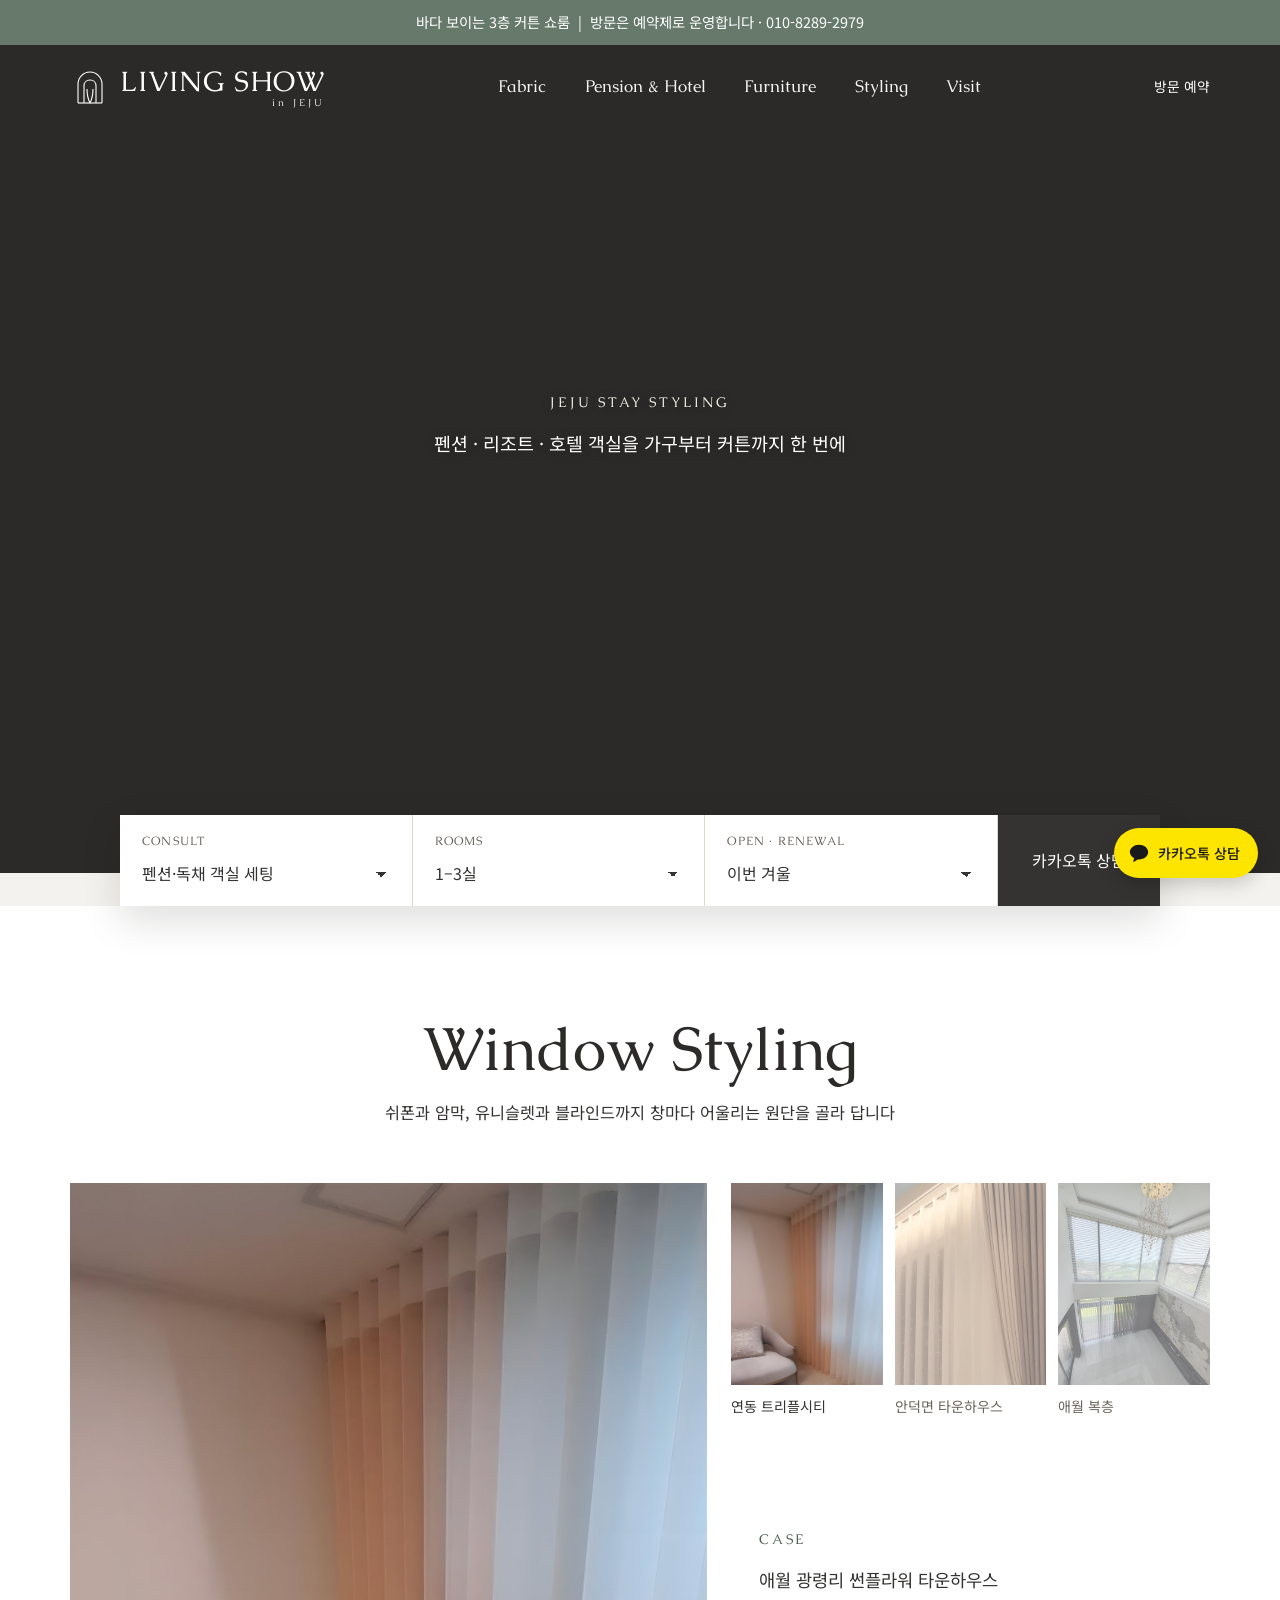
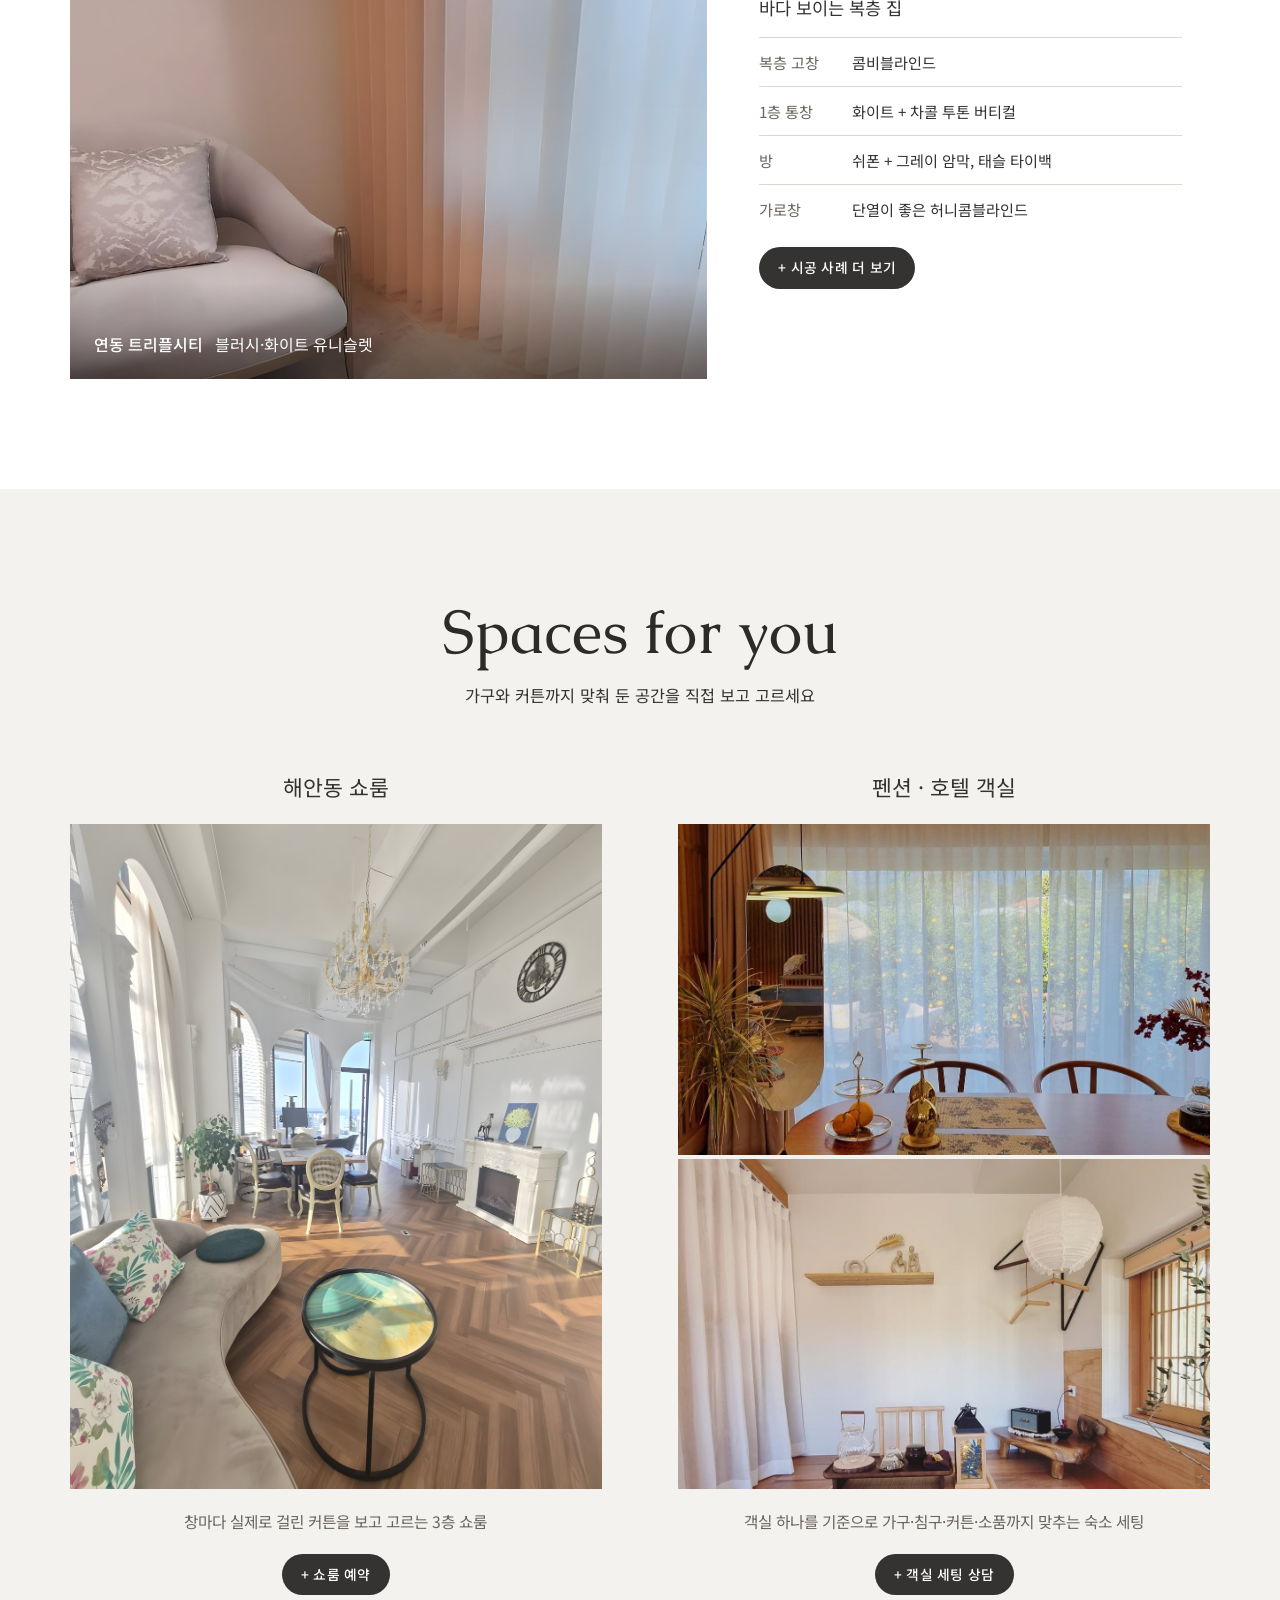
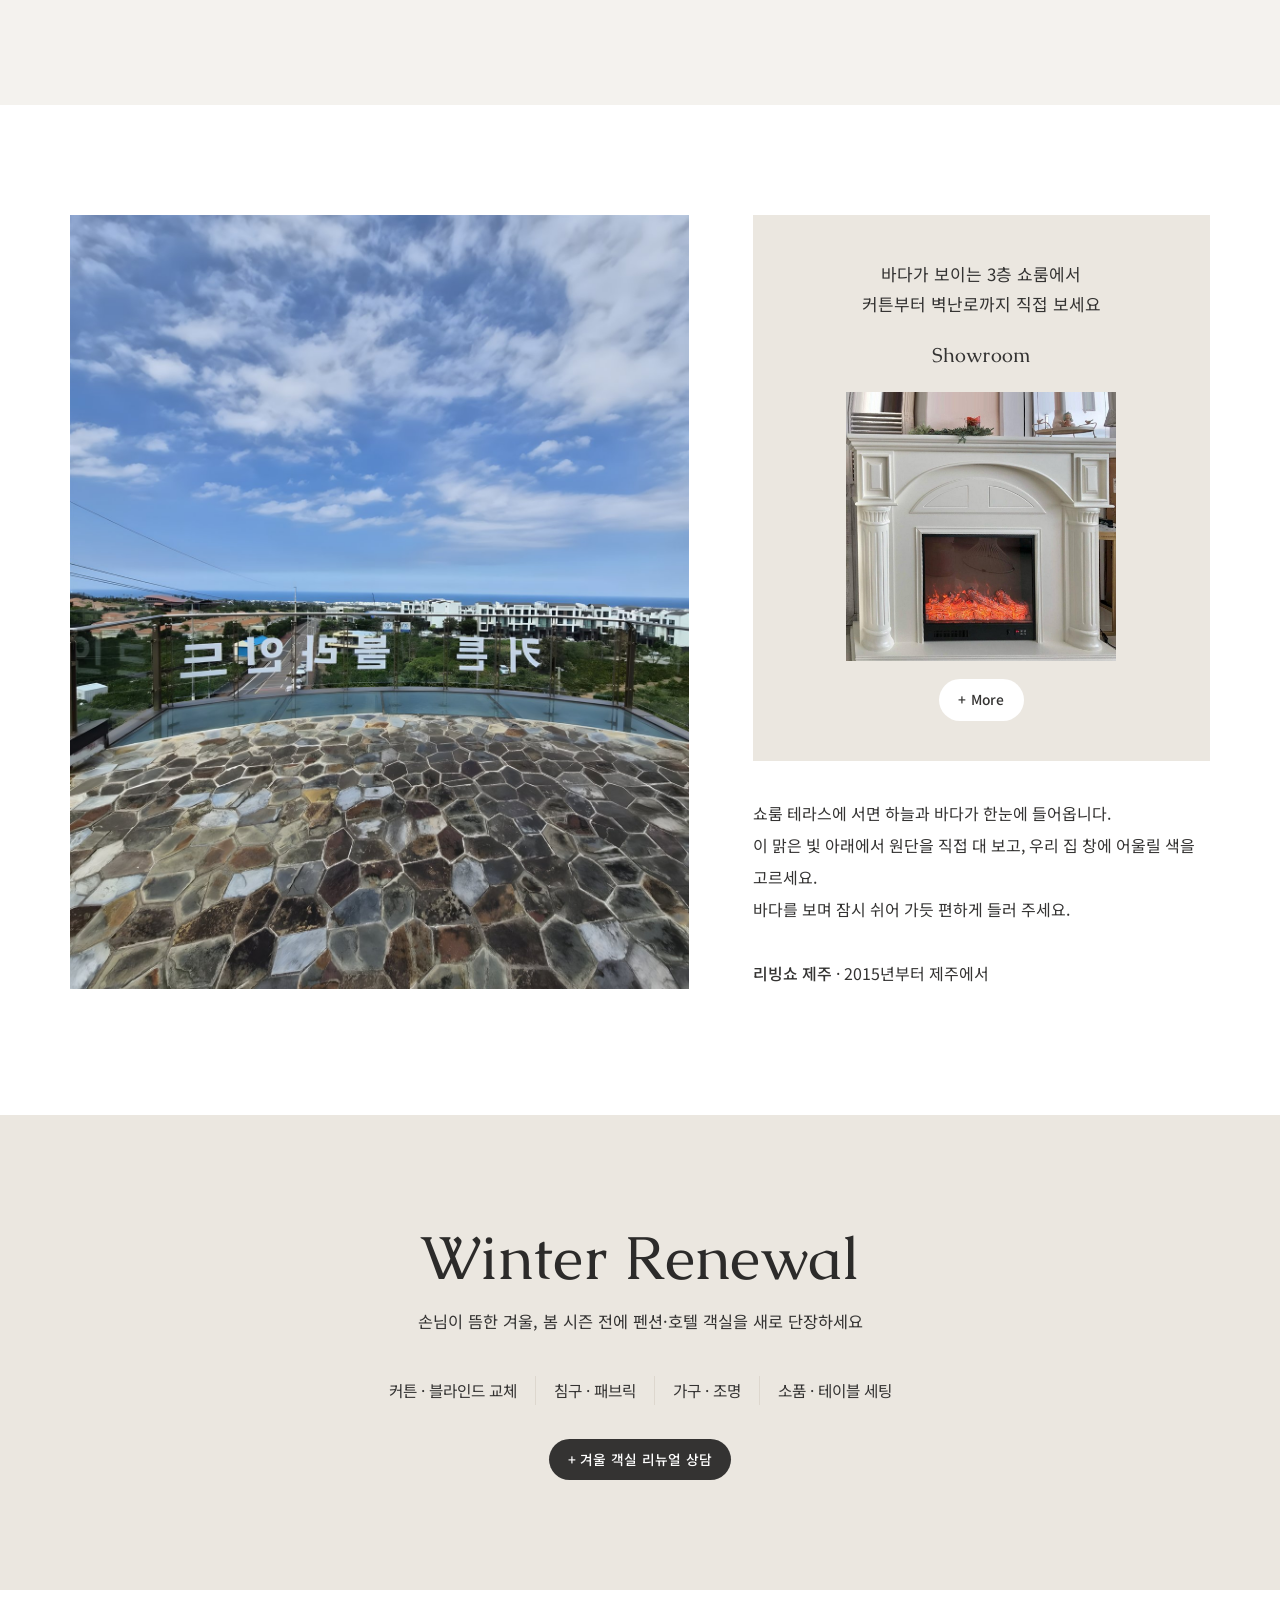
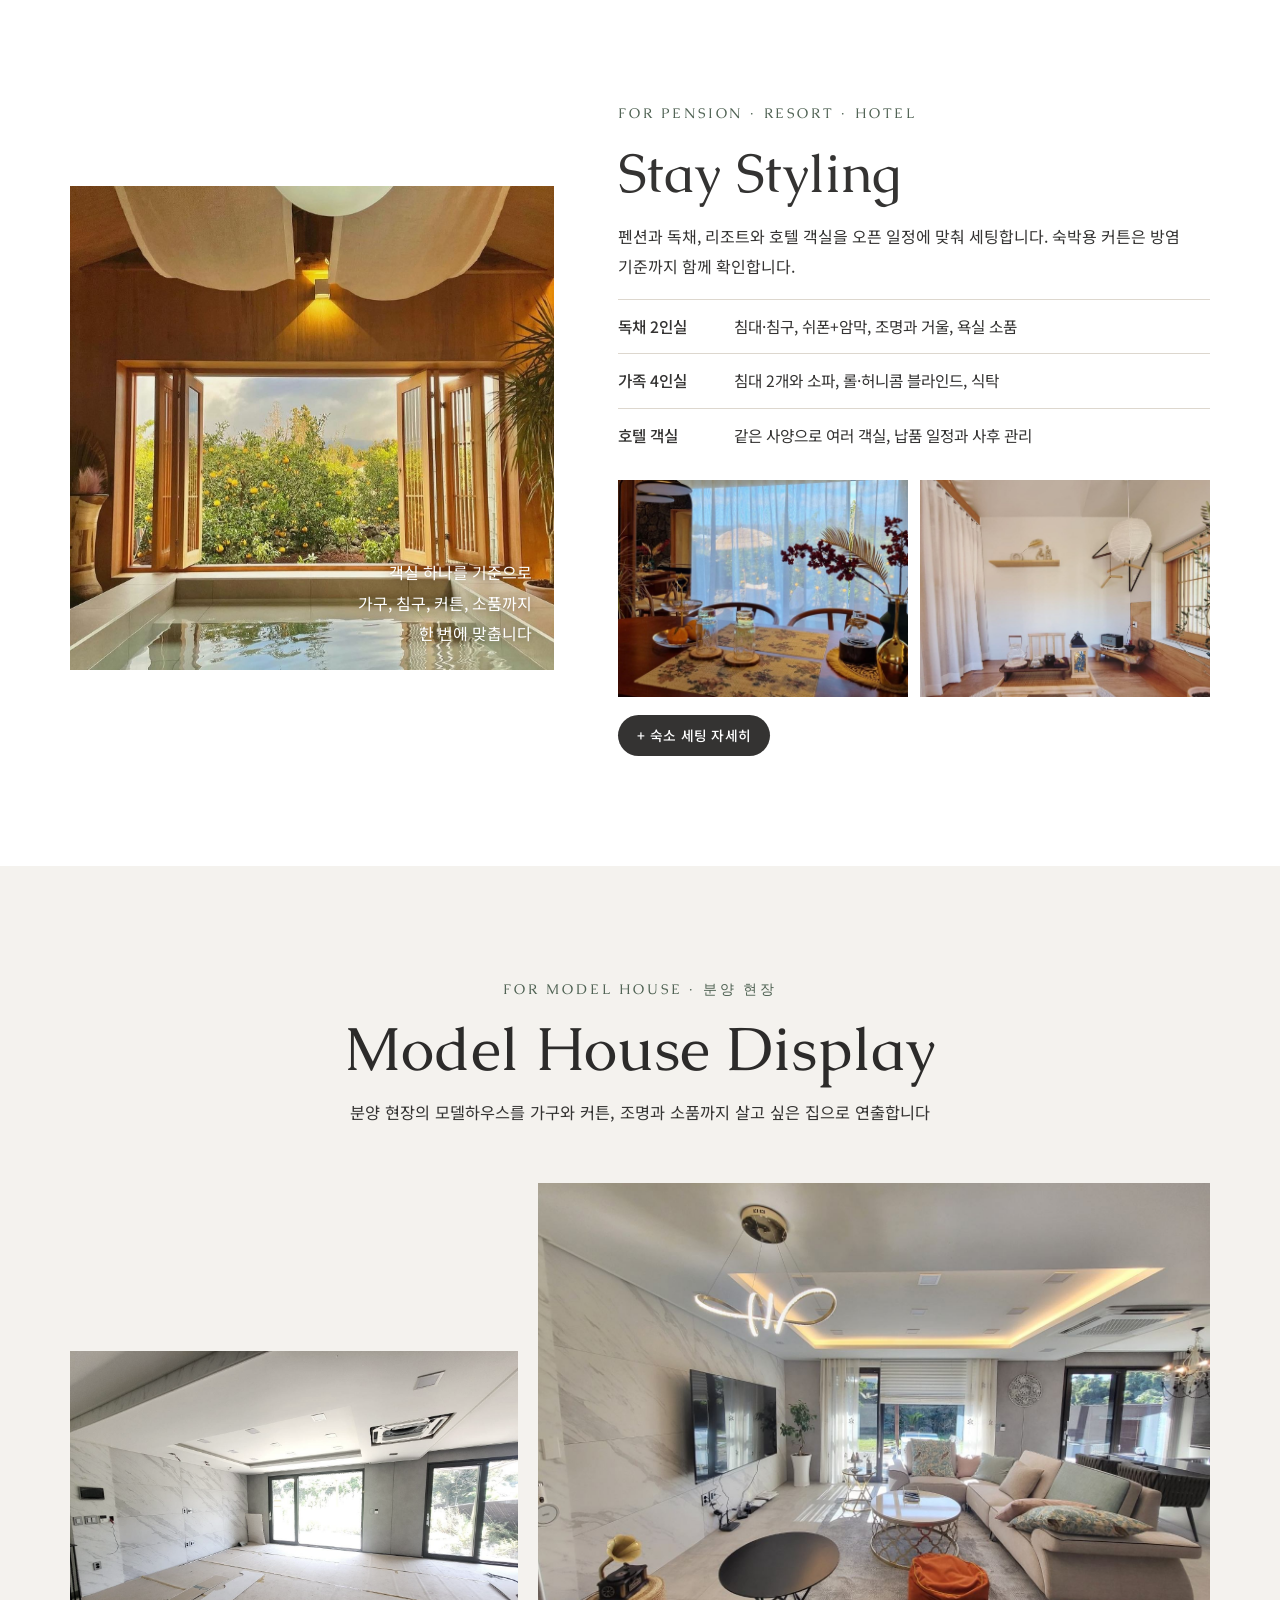
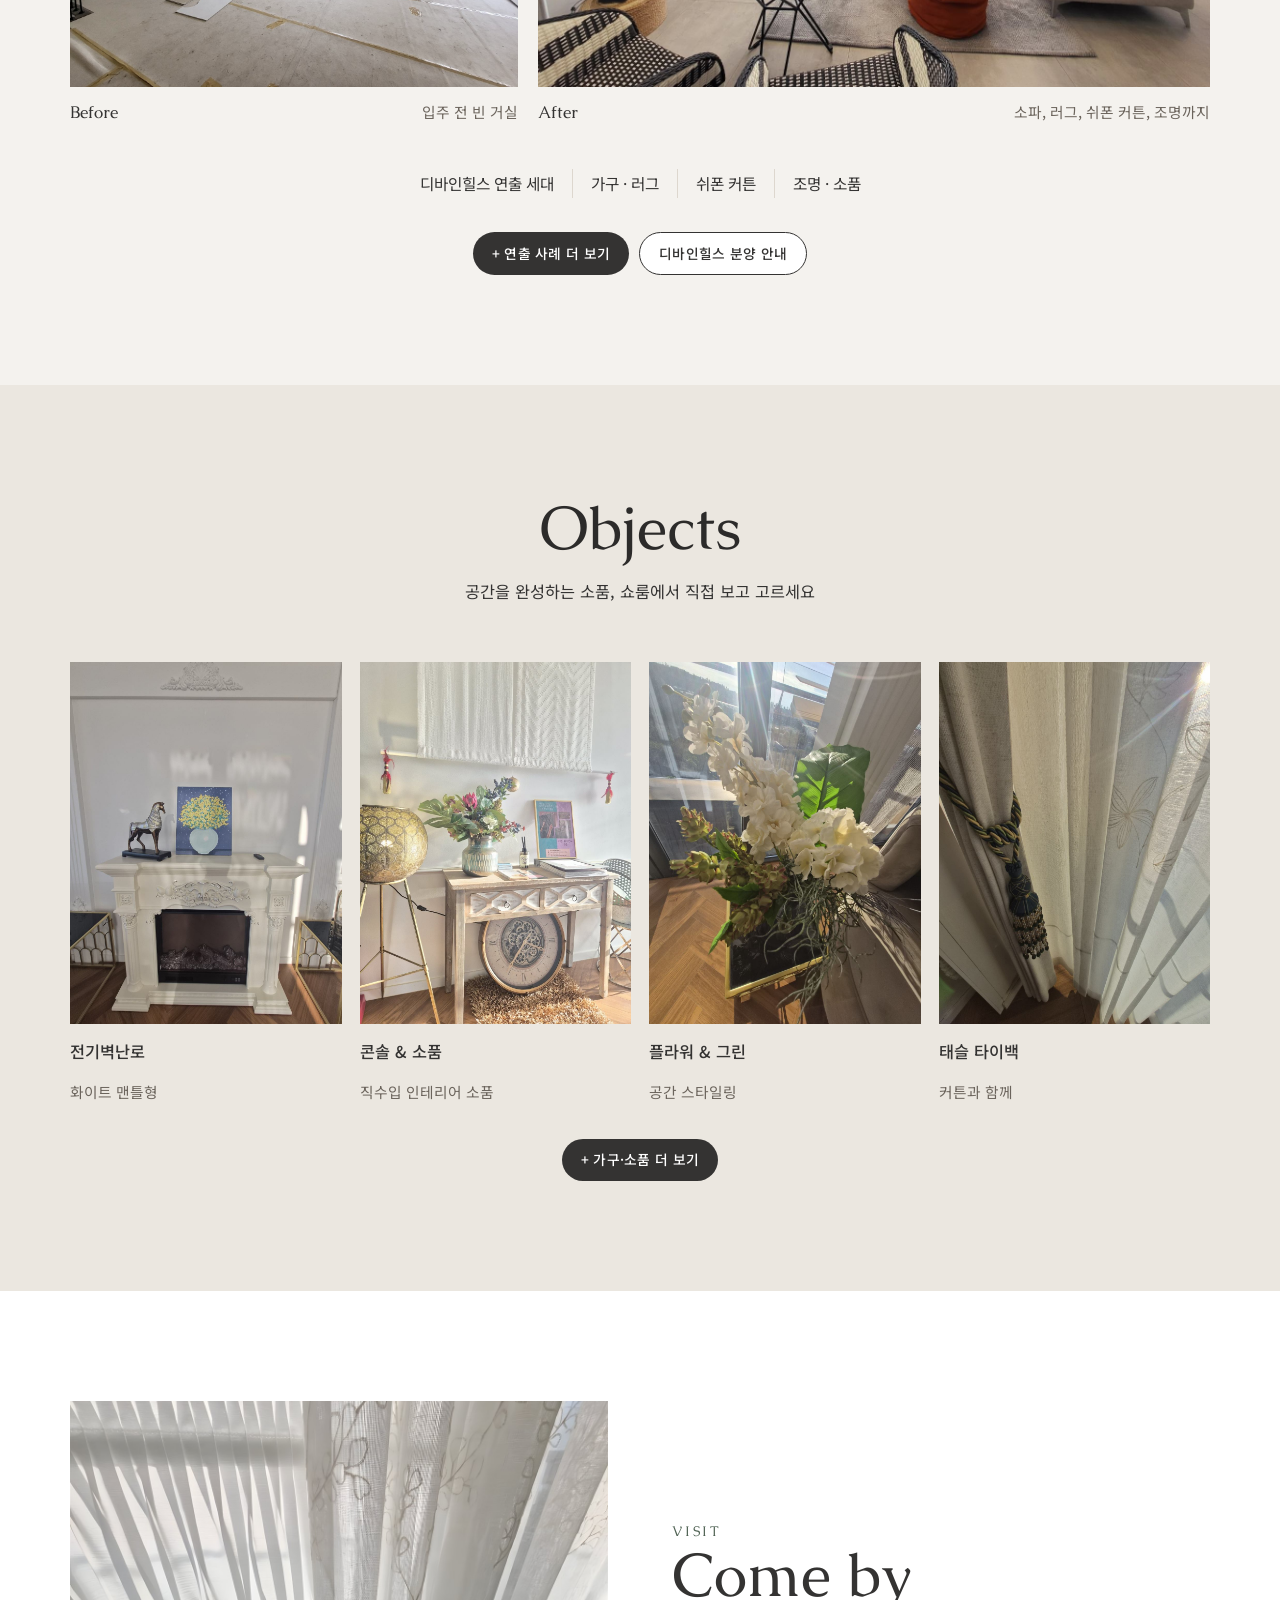
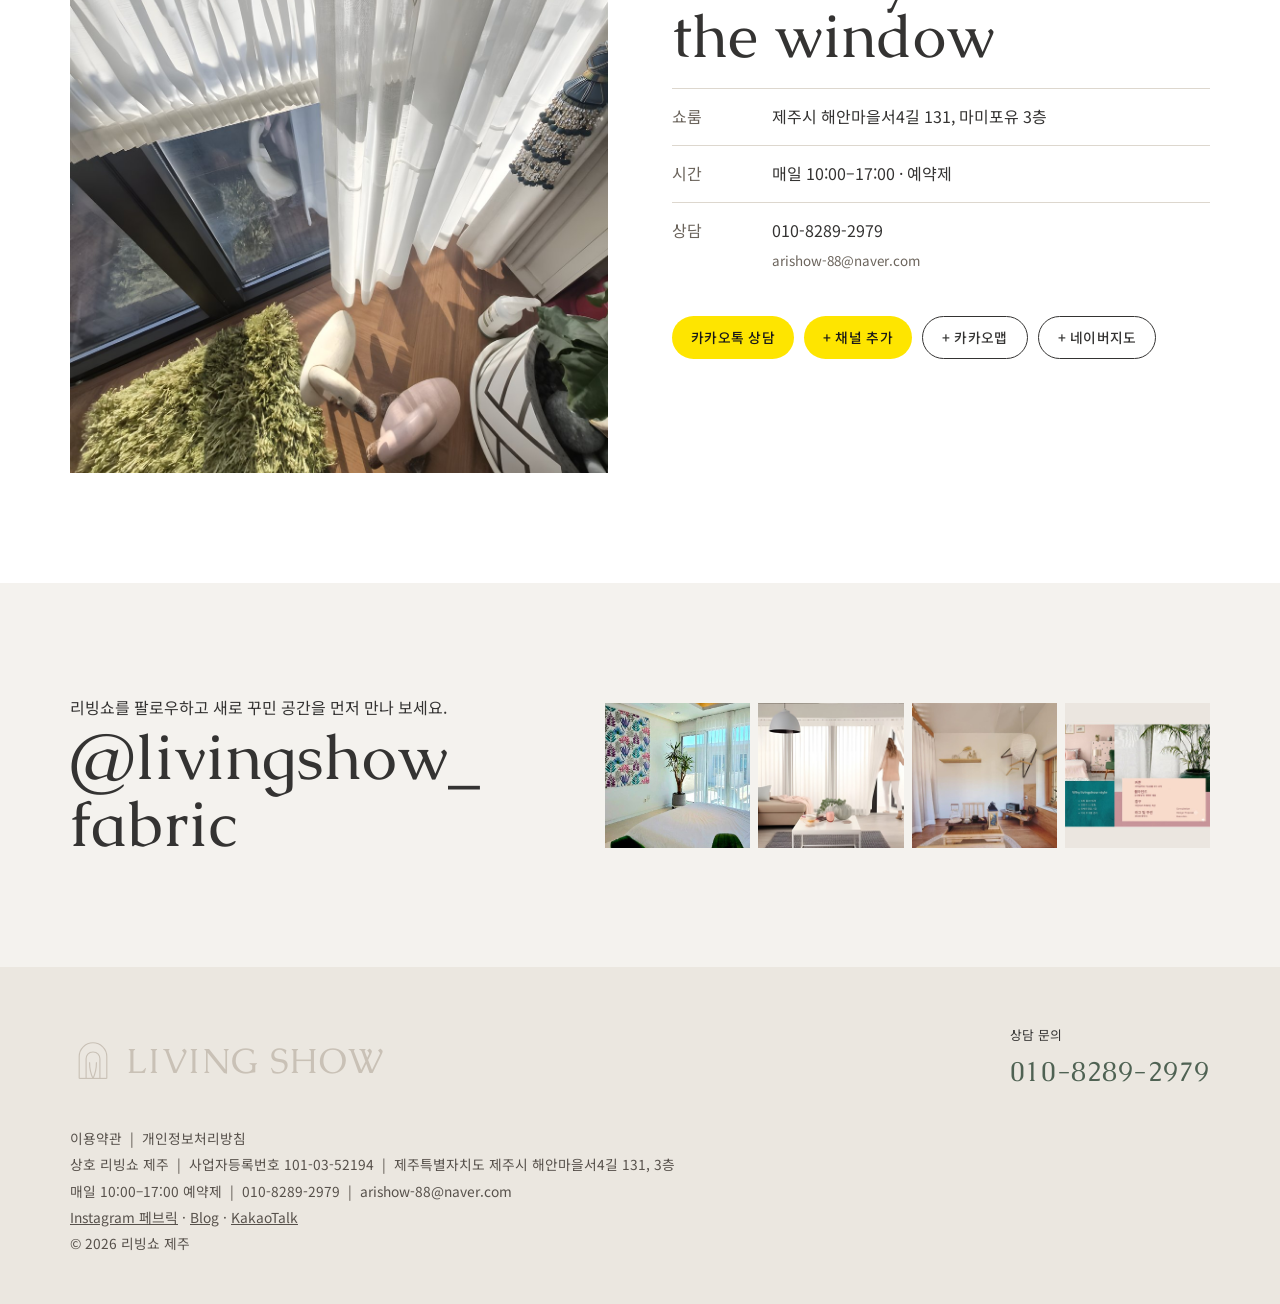
<file: index.html>
<!doctype html>
<html lang="ko">
<head>
<meta charset="utf-8">
<meta name="viewport" content="width=device-width, initial-scale=1, viewport-fit=cover">
<title>리빙쇼 제주 | 제주 커튼·블라인드·가구 쇼룸 · 펜션·호텔 객실 세팅</title>
<meta name="description" content="제주시 해안동, 바다가 보이는 3층 쇼룸. 커튼·블라인드·가구·소품을 직접 보고 고르고, 펜션·호텔 객실 세팅과 겨울 객실 리뉴얼까지 함께합니다. 매일 10:00–17:00 예약제 · 010-8289-2979">
<link rel="canonical" href="https://livingshow.kr/">
<meta property="og:type" content="website">
<meta property="og:site_name" content="리빙쇼 제주">
<meta property="og:locale" content="ko_KR">
<meta property="og:title" content="리빙쇼 제주 | 커튼·블라인드·가구 쇼룸">
<meta property="og:description" content="제주시 해안동, 바다가 보이는 3층 쇼룸. 커튼·블라인드·가구·소품을 직접 보고 고르고, 펜션·호텔 객실 세팅과 겨울 객실 리뉴얼까지 함께합니다. 매일 10:00–17:00 예약제 · 010-8289-2979">
<meta property="og:url" content="https://livingshow.kr/">
<meta property="og:image" content="https://livingshow.kr/img/og.jpg">
<meta name="twitter:card" content="summary_large_image">
<meta name="theme-color" content="#66796a">
<meta name="naver-site-verification" content="689c6923a39ad42091268e5ec3960092d9fc6161">
<link rel="icon" href="favicon.svg" type="image/svg+xml">
<script type="application/ld+json">
{
  "@context": "https://schema.org",
  "@type": "HomeGoodsStore",
  "name": "리빙쇼 제주",
  "alternateName": ["리빙쇼", "리빙쇼 커튼", "리빙쇼 페브릭", "리빙쇼 패브릭"],
  "url": "https://livingshow.kr/",
  "image": "https://livingshow.kr/img/og.jpg",
  "telephone": "+82-10-8289-2979",
  "email": "arishow-88@naver.com",
  "description": "제주 커튼·블라인드·가구·소품 쇼룸, 펜션·호텔 객실 세팅과 리뉴얼",
  "address": { "@type": "PostalAddress", "streetAddress": "해안마을서4길 131, 3층", "addressLocality": "제주시", "addressRegion": "제주특별자치도", "postalCode": "63077", "addressCountry": "KR" },
  "openingHoursSpecification": [{ "@type": "OpeningHoursSpecification", "dayOfWeek": ["Monday","Tuesday","Wednesday","Thursday","Friday","Saturday","Sunday"], "opens": "10:00", "closes": "17:00" }],
  "sameAs": ["https://www.instagram.com/livingshow_fabric/", "https://blog.naver.com/arishow-88", "http://pf.kakao.com/_xnjxnWX"]
}
</script>
<link rel="preconnect" href="https://fonts.googleapis.com">
<link rel="preconnect" href="https://fonts.gstatic.com" crossorigin>
<link rel="stylesheet" href="https://fonts.googleapis.com/css2?family=Caudex:ital,wght@0,400;0,700;1,400&family=Noto+Sans+KR:wght@300;400;500&display=swap">
<style>
/* Layout: photo-led editorial home (full-bleed hero, asymmetric photo/card blocks, quiet small type), after the owner's own Govajin site. Single light theme by choice. */
:root {
  --paper: #ffffff;
  --bg: #f4f2ee;        /* warm off-white ground */
  --sand: #ebe7e0;      /* cards and bands */
  --ink: #343332;       /* body text */
  --soft: #6b645c;      /* captions */
  --line: #ddd7ce;
  --sage: #66796a;      /* Living Show accent (from the Instagram cards) */
  --pill: #343332;
  --font-en: "Caudex", "Gowun Batang", Georgia, serif;
  --font-kr: "Noto Sans KR", "Pretendard", "Apple SD Gothic Neo", "Malgun Gothic", sans-serif;
  color-scheme: light;
}
* { box-sizing: border-box; }
html { scroll-behavior: smooth; }
@media (prefers-reduced-motion: reduce) { html { scroll-behavior: auto; } }
body { margin: 0; background: var(--bg); color: var(--ink); font-family: var(--font-kr); font-weight: 400; font-size: 16px; line-height: 1.85; word-break: keep-all; overflow-wrap: break-word; }
img { display: block; width: 100%; height: 100%; object-fit: cover; }
a { color: inherit; text-decoration: none; }
:focus-visible { outline: 2px solid var(--sage); outline-offset: 3px; }
.wrap { max-width: 1180px; margin: 0 auto; padding-left: max(20px, env(safe-area-inset-left, 0px)); padding-right: max(20px, env(safe-area-inset-right, 0px)); }
.en { font-family: var(--font-en); font-weight: 400; letter-spacing: 0.01em; }
h2.title { font-family: var(--font-en); font-weight: 400; font-size: clamp(2.4rem, 5vw, 3.8rem); line-height: 1.1; margin: 0; text-align: center; color: #2c2b2a; }
.sub { text-align: center; font-size: 1.02rem; color: var(--ink); margin: 14px 0 0; }
.kicker { font-family: var(--font-en); font-size: 0.88rem; letter-spacing: 0.2em; text-transform: uppercase; color: #4f6253; }
.pill { display: inline-flex; align-items: center; gap: 6px; background: var(--pill); color: #fff; font-size: 0.86rem; font-weight: 500; border-radius: 999px; padding: 8px 19px; letter-spacing: 0.02em; }
.pill.light { background: #fff; color: var(--ink); }
.pill:hover { opacity: 0.85; }

/* notice bar + header */
.notice { background: var(--sage); color: #fff; font-size: 0.9rem; text-align: center; padding: 9px max(16px, env(safe-area-inset-right, 0px)) 9px max(16px, env(safe-area-inset-left, 0px)); font-weight: 400; }
body::before { content: ""; position: fixed; inset: 0 0 auto; height: env(safe-area-inset-top, 0px); z-index: 30; background: var(--paper); }
header.site { position: fixed; left: 0; right: 0; top: calc(env(safe-area-inset-top, 0px) + var(--noticeH, 40px)); z-index: 20; transition: background .3s, color .3s, top .3s, box-shadow .3s; color: #fff; }
header.site.solid { top: env(safe-area-inset-top, 0px); background: rgba(255,255,255,0.97); color: var(--ink); box-shadow: 0 1px 0 var(--line); }
header.site .wrap { display: flex; align-items: center; gap: 28px; height: 84px; }
header.site.solid .wrap { height: 64px; }
.logo { display: flex; align-items: center; gap: 10px; flex: 0 0 auto; }
.logo svg { width: 40px; height: 40px; stroke: currentColor; }
.logo .word { display: grid; line-height: 1; }
.logo b { font-family: var(--font-en); font-weight: 400; font-size: 1.75rem; letter-spacing: 0.04em; }
.logo small { font-family: var(--font-en); font-size: 0.62rem; letter-spacing: 0.3em; text-align: right; margin-top: 3px; opacity: .85; }
nav.gnb { flex: 1; display: flex; justify-content: center; gap: clamp(14px, 3vw, 40px); font-family: var(--font-en); font-size: 1.08rem; }
nav.gnb a { opacity: .95; }
nav.gnb a:hover { opacity: .65; }
.hcta { font-size: 0.86rem; font-weight: 400; }
.menu-btn { display: none; flex-direction: column; justify-content: center; gap: 6px; width: 40px; height: 40px; margin-right: -8px; padding: 8px; background: none; border: 0; color: inherit; cursor: pointer; }
.menu-btn span { display: block; height: 1.4px; background: currentColor; transition: transform .25s, opacity .25s; }
.menu-btn[aria-expanded="true"] span:nth-child(1) { transform: translateY(7.4px) rotate(45deg); }
.menu-btn[aria-expanded="true"] span:nth-child(2) { opacity: 0; }
.menu-btn[aria-expanded="true"] span:nth-child(3) { transform: translateY(-7.4px) rotate(-45deg); }
.mnav { position: fixed; z-index: 19; inset: 0; background: var(--paper); display: grid; align-content: start; overflow-y: auto; padding: calc(env(safe-area-inset-top, 0px) + 92px) max(24px, env(safe-area-inset-right, 0px)) 120px max(24px, env(safe-area-inset-left, 0px)); }
.mnav[hidden] { display: none; }
.mnav .item { display: flex; justify-content: space-between; align-items: baseline; gap: 12px; padding: 16px 0; border-bottom: 1px solid var(--line); font-family: var(--font-en); font-size: 1.6rem; line-height: 1.3; }
.mnav .item small { font-family: var(--font-kr); font-size: 0.82rem; color: var(--soft); }
.mnav .pill { justify-self: start; margin-top: 28px; }
body.menu-open { overflow: hidden; }
body.menu-open .kakao-fab { display: none; }
@media (prefers-reduced-motion: reduce) { .menu-btn span { transition: none; } }
@media (max-width: 900px) {
  nav.gnb { display: none; }
  header.site .wrap { gap: 16px; height: 64px; }
  .logo { margin-right: auto; }
  .logo b { font-size: 1.4rem; }
  .menu-btn { display: inline-flex; }
}
@media (max-width: 700px) { .hcta { display: none; } }

/* hero: hotel-style. One full-bleed frame; room photos crossfade slowly with a slight zoom.
   The first photo is already showing at load (negative delay), so there is no dark frame. */
.hero { position: relative; height: clamp(560px, 92vh, 960px); overflow: hidden; background: #2b2a28; }
.hero .slides { position: absolute; inset: 0; }
.hero .slide { position: absolute; inset: 0; opacity: 0; animation: heroFade 24s infinite; }
.hero .slide img { width: 100%; height: 100%; object-fit: cover; }
.hero .where { position: absolute; z-index: 3; right: max(24px, env(safe-area-inset-right, 0px)); bottom: 84px; color: #fff; font-size: 0.82rem; letter-spacing: 0.04em; text-shadow: 0 1px 8px rgba(0,0,0,.45); }
.hero .where::before { content: ""; display: inline-block; width: 18px; height: 1px; background: currentColor; vertical-align: middle; margin-right: 8px; opacity: .8; }
@media (max-width: 900px) { .hero .where { bottom: 64px; font-size: 0.76rem; } }
.hero .slide:nth-child(1) { animation-delay: -0.96s; }
.hero .slide:nth-child(2) { animation-delay: 5.04s; }
.hero .slide:nth-child(3) { animation-delay: 11.04s; }
.hero .slide:nth-child(4) { animation-delay: 17.04s; }
@keyframes heroFade { 0% { opacity: 0; transform: scale(1.06); } 4%, 25% { opacity: 1; } 29% { opacity: 0; transform: scale(1); } 100% { opacity: 0; transform: scale(1); } }
@media (prefers-reduced-motion: reduce) { .hero .slide { animation: none !important; } .hero .slide:nth-child(1) { opacity: 1; } }
.hero .slide::after { content: ""; position: absolute; z-index: 1; inset: 0; background: linear-gradient(180deg, rgba(20,18,16,.5) 0%, rgba(20,18,16,.18) 40%, rgba(20,18,16,.55) 100%); }
.hero .copy { position: absolute; inset: 0; z-index: 2; display: grid; place-content: center; text-align: center; color: #fff; gap: 14px; padding: 0 20px 70px; text-shadow: 0 1px 12px rgba(0,0,0,.25); }
.hero .copy .kicker { color: #f1ece4; }
.hero h1 { margin: 0; font-family: var(--font-en); font-weight: 400; font-size: clamp(3rem, 8.5vw, 6.4rem); line-height: 1; letter-spacing: 0.02em; }
.hero p { margin: 0; font-size: clamp(1rem, 1.8vw, 1.15rem); font-weight: 400; word-break: keep-all; }
/* the Korean line is the page's h1 but keeps the small sub-line look (the big wordmark was removed on request) */
.hero h1.tagline { font-family: var(--font-kr); font-weight: 400; font-size: clamp(1rem, 1.8vw, 1.15rem); line-height: 1.6; letter-spacing: 0; word-break: keep-all; }

/* consultation bar: sits over the bottom edge of the hero like a hotel booking bar */
.stay-bar { position: relative; z-index: 5; max-width: 1040px; margin: -58px auto 0; background: var(--paper); box-shadow: 0 14px 40px rgba(20,18,16,.14); display: grid; grid-template-columns: repeat(3, minmax(0, 1fr)) auto; }
.stay-bar label { display: grid; gap: 2px; padding: 16px 22px 14px; border-right: 1px solid var(--line); min-width: 0; cursor: pointer; }
.stay-bar label span { font-family: var(--font-en); font-size: 0.74rem; letter-spacing: 0.1em; text-transform: uppercase; color: var(--soft); }
.stay-bar select { appearance: none; -webkit-appearance: none; width: 100%; border: 0; background: transparent; font: inherit; font-size: 1rem; color: var(--ink); padding: 4px 22px 4px 0; cursor: pointer;
  background-image: linear-gradient(45deg, transparent 50%, currentColor 50%), linear-gradient(135deg, currentColor 50%, transparent 50%); background-position: calc(100% - 9px) 55%, calc(100% - 4px) 55%; background-size: 5px 5px; background-repeat: no-repeat; }
.stay-bar select:focus-visible { outline: 2px solid var(--sage); outline-offset: 2px; }
.stay-bar button { border: 0; background: var(--ink); color: #fff; font: inherit; font-size: 1rem; padding: 0 34px; cursor: pointer; }
.stay-bar button:hover { background: var(--sage-ink, #4f6253); }
.stay-bar .sb-note { grid-column: 1 / -1; margin: 0; padding: 10px 22px; font-size: 0.88rem; background: var(--sand); color: var(--ink); }
@media (max-width: 900px) {
  .stay-bar { grid-template-columns: repeat(2, minmax(0, 1fr)); margin: -48px 16px 0; }
  .stay-bar label:nth-child(1) { grid-column: 1 / -1; border-right: 0; border-bottom: 1px solid var(--line); }
  .stay-bar label:nth-child(3) { border-right: 0; }
  .stay-bar button { grid-column: 1 / -1; padding: 15px; }
}
.hero .mb { display: none; }
@media (max-width: 700px) { .hero .copy { padding-bottom: 56px; } .hero .mb { display: inline; } }
/* sections */
section { padding-block: 110px; }
section.sand { background: var(--sand); }
section.white { background: var(--paper); }
@media (max-width: 700px) { section { padding-block: 72px; } }

/* spaces: two columns */
.spaces { display: grid; grid-template-columns: repeat(2, minmax(0, 1fr)); gap: clamp(24px, 6vw, 88px); margin-top: 56px; }
.space { display: grid; gap: 18px; justify-items: center; text-align: center; }
.space h3 { margin: 0; font-weight: 400; font-size: 1.35rem; }
.space .ph { width: 100%; aspect-ratio: 4 / 5; overflow: hidden; }
.space .ph img { transition: transform .8s; }
.space:hover .ph img { transform: scale(1.03); }
/* same gentle zoom as the Spaces cards, for every photo from Showroom down */
.edit .big img, .edit .card .small img, .ba .ph img, .stay .photo img, .stay .duo img, .obj .ph img, .visit .ph img, .insta .grid img { transition: transform .8s; }
@media (hover: hover) {
  .edit .big:hover img, .edit .card .small:hover img, .ba .ph:hover img, .stay .photo:hover img, .stay .duo div:hover img, .obj:hover .ph img, .visit .ph:hover img, .insta .grid div:hover img { transform: scale(1.03); }
}
@media (prefers-reduced-motion: reduce) { .space .ph img, .edit .big img, .edit .card .small img, .ba .ph img, .stay .photo img, .stay .duo img, .obj .ph img, .visit .ph img, .insta .grid img { transition: none; transform: none !important; } }
.space .ph.stack { display: grid; grid-template-rows: repeat(2, minmax(0, 1fr)); gap: 4px; }
.space p { margin: 0; font-size: 0.98rem; color: var(--soft); }
@media (max-width: 700px) { .spaces { grid-template-columns: 1fr; } }

/* editorial asym */
.edit { display: grid; grid-template-columns: minmax(0, 1.15fr) minmax(0, 0.85fr); gap: clamp(24px, 5vw, 64px); align-items: start; }
.edit .big { aspect-ratio: 4 / 5; overflow: hidden; }
.edit .card { background: var(--sand); padding: 44px 36px 40px; display: grid; gap: 18px; justify-items: center; text-align: center; }
.edit .card .small { width: 70%; aspect-ratio: 1 / 1; overflow: hidden; }
.edit .card p { margin: 0; font-size: 1.06rem; line-height: 1.75; color: var(--ink); }
.edit .note { margin-top: 36px; font-size: 1rem; line-height: 2; }
.edit .note b { font-weight: 500; }
@media (max-width: 800px) { .edit { grid-template-columns: 1fr; } }

/* before / after */
.ba { display: grid; grid-template-columns: minmax(0, 0.8fr) minmax(0, 1.2fr); gap: 20px; margin-top: 56px; align-items: end; }
.ba figure { margin: 0; display: grid; gap: 10px; }
.ba .ph { overflow: hidden; }
.ba .before .ph { aspect-ratio: 4 / 3; filter: saturate(.75); }
.ba .after .ph { aspect-ratio: 4 / 3; }
.ba figcaption { font-family: var(--font-en); font-size: 1.05rem; display: flex; justify-content: space-between; align-items: baseline; gap: 12px; }
.ba figcaption span { font-family: var(--font-kr); font-size: 0.92rem; color: var(--soft); }
.facts { display: flex; flex-wrap: wrap; justify-content: center; gap: 10px 0; margin: 40px auto 0; font-size: 0.98rem; }
.facts span { padding: 0 18px; border-left: 1px solid var(--line); }
.facts span:first-child { border-left: 0; }
.center { text-align: center; margin-top: 34px; }
@media (max-width: 700px) { .ba { grid-template-columns: 1fr; } }

/* window styling case */
/* one large feature photo on the left; two detail shots and the case card stacked on the right */
.case { display: grid; grid-template-columns: minmax(0, 1.33fr) minmax(0, 1fr); gap: 24px; margin-top: 56px; align-items: stretch; }
.case .feature { position: relative; margin: 0; aspect-ratio: 4 / 5; overflow: hidden; }
.case .feature img { transition: opacity .3s; }
.case .feature img.swap { opacity: 0; }
.case .feature figcaption { position: absolute; left: 0; right: 0; bottom: 0; padding: 48px 24px 20px; color: #fff; font-size: 1rem; background: linear-gradient(180deg, rgba(20,18,16,0), rgba(20,18,16,.45)); }
.case .feature figcaption b { font-weight: 500; margin-right: 8px; }
.case .side { display: grid; grid-template-rows: auto 1fr; gap: 16px; }
/* hovering (or tapping) a thumbnail shows that photo large on the left */
.case .thumbs { display: grid; grid-template-columns: repeat(3, minmax(0, 1fr)); gap: 12px; }
.case .thumb { display: grid; gap: 8px; padding: 0; border: 0; background: none; color: var(--soft); font: inherit; font-size: 0.88rem; text-align: left; cursor: pointer; }
.case .thumb img { height: auto; aspect-ratio: 3 / 4; opacity: .55; transition: opacity .25s; }
.case .thumb:hover img, .case .thumb:focus-visible img, .case .thumb.on img { opacity: 1; }
.case .thumb.on span { color: var(--ink); }
@media (prefers-reduced-motion: reduce) { .case .feature img, .case .thumb img { transition: none; } }
.case .spec { background: var(--paper); padding: 30px 28px; display: grid; gap: 14px; align-content: center; }
.case .spec .memo { margin: 0; font-size: 0.86rem; color: var(--soft); }
.case .spec h3 { margin: 0; font-weight: 400; font-size: 1.1rem; line-height: 1.6; }
.case dl { margin: 0; display: grid; gap: 0; }
.case dl div { display: grid; grid-template-columns: 5.2rem minmax(0, 1fr); gap: 10px; padding: 10px 0; border-top: 1px solid var(--line); font-size: 0.95rem; }
.case dt { color: var(--soft); }
.case dd { margin: 0; }
@media (max-width: 800px) { .case { grid-template-columns: 1fr; gap: 16px; } }

/* stay band */
.stay { display: grid; grid-template-columns: minmax(0, 0.9fr) minmax(0, 1.1fr); gap: clamp(24px, 5vw, 64px); align-items: center; }
.stay .photo { position: relative; aspect-ratio: 1 / 1; overflow: hidden; }
.stay .photo .over { position: absolute; right: 22px; bottom: 22px; color: #fff; text-align: right; font-size: 1rem; line-height: 1.9; text-shadow: 0 1px 8px rgba(0,0,0,.35); }
.stay .text { display: grid; gap: 18px; }
.stay h2 { margin: 0; font-family: var(--font-en); font-weight: 400; font-size: clamp(2.2rem, 4.4vw, 3.4rem); line-height: 1.1; }
.stay ul { margin: 0; padding: 0; list-style: none; display: grid; gap: 0; }
.stay li { padding: 12px 0; border-top: 1px solid var(--line); font-size: 0.98rem; display: grid; grid-template-columns: 6.5rem minmax(0, 1fr); gap: 12px; }
.stay li b { font-weight: 500; }
.stay .duo { display: grid; grid-template-columns: repeat(2, minmax(0, 1fr)); gap: 12px; }
.stay .duo div { aspect-ratio: 4 / 3; overflow: hidden; }
@media (max-width: 800px) { .stay { grid-template-columns: 1fr; } }

/* objects */
.objects { display: grid; grid-template-columns: repeat(4, minmax(0, 1fr)); gap: 18px; margin-top: 56px; }
.obj { display: grid; gap: 12px; }
.obj .ph { aspect-ratio: 3 / 4; overflow: hidden; }
.obj b { font-weight: 500; font-size: 1.02rem; }
.obj span { font-size: 0.92rem; color: var(--soft); }
@media (max-width: 800px) { .objects { grid-template-columns: repeat(2, minmax(0, 1fr)); } }

/* visit */
.visit { display: grid; grid-template-columns: minmax(0, 1fr) minmax(0, 1fr); gap: clamp(24px, 5vw, 64px); align-items: center; }
.visit .ph { aspect-ratio: 4 / 5; overflow: hidden; }
.visit h2 { margin: 0 0 22px; font-family: var(--font-en); font-weight: 400; font-size: clamp(2.4rem, 5vw, 3.8rem); line-height: 1; }
.visit dl { margin: 0 0 28px; display: grid; gap: 0; }
.visit dl div { display: grid; grid-template-columns: 5.5rem minmax(0, 1fr); gap: 12px; padding: 13px 0; border-top: 1px solid var(--line); font-size: 1rem; }
.visit dt { color: var(--soft); }
.visit dd { margin: 0; }
.visit .btns { display: flex; flex-wrap: wrap; gap: 10px; }
@media (max-width: 800px) { .visit { grid-template-columns: 1fr; } }

/* instagram */
.insta { display: grid; grid-template-columns: minmax(0, 0.9fr) minmax(0, 1.1fr); gap: 40px; align-items: center; }
.insta .handle { font-family: var(--font-en); font-size: clamp(2.4rem, 5.2vw, 4rem); line-height: 1.05; margin: 10px 0 0; word-break: break-all; }
.insta .grid { display: grid; grid-template-columns: repeat(4, minmax(0, 1fr)); gap: 8px; }
.insta .grid div { aspect-ratio: 1 / 1; overflow: hidden; }
@media (max-width: 800px) { .insta { grid-template-columns: 1fr; } .insta .grid { grid-template-columns: repeat(2, minmax(0, 1fr)); } }

/* footer */
footer.site { background: var(--sand); }
footer.site .wrap { padding-block: 56px calc(48px + env(safe-area-inset-bottom, 0px)); display: grid; gap: 28px; }
footer .top { display: flex; flex-wrap: wrap; justify-content: space-between; align-items: center; gap: 24px; }
footer .ghost { display: flex; align-items: center; gap: 10px; color: #c9c1b6; }
footer .ghost svg { width: 46px; height: 46px; stroke: currentColor; }
footer .ghost b { font-family: var(--font-en); font-weight: 400; font-size: 2.2rem; letter-spacing: .04em; }
footer .call small { display: block; font-size: 0.8rem; }
footer .call strong { font-family: var(--font-en); font-weight: 400; font-size: 1.7rem; color: #4f6253; letter-spacing: .02em; }
footer .legal { font-size: 0.86rem; color: #57514b; line-height: 1.9; }
footer .legal a { text-decoration: underline; }

/* KakaoTalk floating chat */
.kakao-fab { position: fixed; z-index: 26; right: max(22px, env(safe-area-inset-right, 0px)); bottom: calc(22px + env(safe-area-inset-bottom, 0px)); display: flex; align-items: center; gap: 8px; background: #fee500; color: #191919; border-radius: 999px; padding: 12px 18px 12px 14px; font-size: 0.88rem; font-weight: 500; box-shadow: 0 6px 18px rgba(0,0,0,.18); transition: transform .2s; }
.kakao-fab:hover { transform: translateY(-2px); }
.kakao-fab svg { width: 22px; height: 22px; flex: 0 0 auto; }
@media (prefers-reduced-motion: reduce) { .kakao-fab, .kakao-fab:hover { transition: none; transform: none; } }
@media (max-width: 700px) { .kakao-fab { bottom: calc(76px + env(safe-area-inset-bottom, 0px)); padding: 12px; } .kakao-fab span { display: none; } }
.pill.kakao { background: #fee500; color: #191919; }

/* mobile quick bar */
.quick { display: none; position: fixed; z-index: 25; left: 0; right: 0; bottom: 0; background: rgba(255,255,255,.97); border-top: 1px solid var(--line); padding: 8px max(12px, env(safe-area-inset-right, 0px)) calc(8px + env(safe-area-inset-bottom, 0px)) max(12px, env(safe-area-inset-left, 0px)); gap: 8px; }
.quick a { flex: 1; text-align: center; font-size: 0.86rem; font-weight: 400; padding: 9px 4px; border-radius: 999px; border: 1px solid var(--ink); }
.quick a.main { background: var(--ink); color: #fff; }
@media (max-width: 700px) { .quick { display: flex; } footer.site .wrap { padding-bottom: calc(110px + env(safe-area-inset-bottom, 0px)); } }
</style>
</head>
<body>
<div class="notice" id="notice">바다 보이는 3층 커튼 쇼룸 &nbsp;|&nbsp; 방문은 예약제로 운영합니다 · 010-8289-2979</div>

<header class="site" id="hdr">
  <div class="wrap">
    <a class="logo" href="#top" aria-label="리빙쇼 제주 홈">
      <svg viewBox="0 0 40 40" fill="none" stroke-width="1.1" aria-hidden="true"><path d="M8 36V17a12 12 0 0 1 24 0v19"/><path d="M8 36h24"/><path d="M14 36V19c0-3 2-6 6-6"/><path d="M26 36V19c0-3-2-6-6-6"/><path d="M17 22c0 6 1 10 3 14M23 22c0 6-1 10-3 14"/></svg>
      <span class="word"><b>LIVING SHOW</b><small>in JEJU</small></span>
    </a>
    <nav class="gnb" aria-label="주 메뉴">
      <a href="/fabric/">Fabric</a>
      <a href="/stay/">Pension &amp; Hotel</a>
      <a href="/furniture/">Furniture</a>
      <a href="/styling/">Styling</a>
      <a href="/visit/">Visit</a>
    </nav>
    <a class="hcta" href="/visit/">방문 예약</a>
    <button class="menu-btn" id="menuBtn" type="button" aria-label="메뉴 열기" aria-expanded="false" aria-controls="mnav"><span></span><span></span><span></span></button>
  </div>
</header>

<nav class="mnav" id="mnav" aria-label="모바일 메뉴" hidden>
  <a class="item" href="/fabric/">Fabric <small>커튼·블라인드</small></a>
  <a class="item" href="/stay/">Pension &amp; Hotel <small>펜션·호텔 객실 세팅</small></a>
  <a class="item" href="/furniture/">Furniture <small>가구·소품</small></a>
  <a class="item" href="/styling/">Styling <small>커튼 시공 사례</small></a>
  <a class="item" href="/visit/">Visit <small>오시는 길</small></a>
  <a class="pill" href="/visit/">+ 방문 예약</a>
</nav>

<main id="top">
  <section class="hero" aria-label="리빙쇼가 세팅한 제주 숙소 객실" style="padding:0">
    <div class="slides">
      <div class="slide"><img src="img/hotel-mj-room.jpg" alt="세화 MJ 리조트 바다 전망 객실, 리빙쇼가 납품한 커튼" fetchpriority="high"><span class="where">세화 MJ 리조트</span></div>
      <div class="slide"><img src="img/hotel-dain-lounge.jpg" alt="애월 다인 오세아노 호텔 객실 거실, 리빙쇼가 납품한 커튼"><span class="where">애월 다인 오세아노 호텔</span></div>
      <div class="slide"><img src="img/stay-bath.jpg" alt="귤밭이 보이는 독채 객실 욕조"><span class="where">제주 독채 펜션</span></div>
      <div class="slide"><img src="img/stay-dining.jpg" alt="쉬폰 커튼과 원목 식탁을 둔 독채 객실 식당"><span class="where">제주 독채 펜션</span></div>
    </div>
    <div class="copy">
      <span class="kicker">Jeju Stay Styling</span>
      <h1 class="tagline">펜션 · 리조트 · 호텔 객실을<br class="mb"> 가구부터 커튼까지 한 번에</h1>
    </div>
  </section>

  <form class="stay-bar" id="stayBar" aria-label="객실 세팅 상담">
    <label for="sbType"><span>Consult</span>
      <select id="sbType" name="type">
        <option>펜션·독채 객실 세팅</option>
        <option>호텔·리조트 객실 납품</option>
        <option>분양 모델하우스 연출</option>
        <option>겨울 객실 리뉴얼</option>
        <option>우리 집 커튼·블라인드</option>
        <option>가구·소품</option>
      </select>
    </label>
    <label for="sbRooms"><span>Rooms</span>
      <select id="sbRooms" name="rooms">
        <option>1–3실</option>
        <option>4–10실</option>
        <option>11실 이상</option>
        <option>아직 미정</option>
        <option>해당 없음</option>
      </select>
    </label>
    <label for="sbWhen"><span>Open · Renewal</span>
      <select id="sbWhen" name="when">
        <option>이번 겨울</option>
        <option>내년 봄</option>
        <option>날짜가 정해져 있음</option>
        <option>아직 미정</option>
      </select>
    </label>
    <button type="submit">카카오톡 상담</button>
    <p class="sb-note" id="sbNote" hidden>선택하신 내용이 복사됐어요. 열리는 카카오톡 채팅창에 붙여 넣어 보내 주세요.</p>
  </form>
  <section class="white" id="styling">
    <div class="wrap">
      <h2 class="title">Window Styling</h2>
      <p class="sub">쉬폰과 암막, 유니슬렛과 블라인드까지 창마다 어울리는 원단을 골라 답니다</p>
      <div class="case" id="wsGallery">
        <figure class="feature">
          <img id="wsMain" src="img/ws-feature.jpg" alt="연동 트리플시티, 블러시 핑크와 화이트 유니슬렛을 단 창가와 패브릭 소파">
          <figcaption id="wsCap"><b>연동 트리플시티</b> 블러시·화이트 유니슬렛</figcaption>
        </figure>
        <div class="side">
          <div class="thumbs">
            <button type="button" class="thumb on" aria-pressed="true" data-src="img/ws-feature.jpg" data-place="연동 트리플시티" data-note="블러시·화이트 유니슬렛" data-alt="연동 트리플시티, 블러시 핑크와 화이트 유니슬렛을 단 창가와 패브릭 소파"><img src="img/ws-feature.jpg" alt=""><span>연동 트리플시티</span></button>
            <button type="button" class="thumb" aria-pressed="false" data-src="img/ws-detail.jpg" data-place="안덕면 타운하우스" data-note="쉬폰 + 브라운 암막 이중 커튼" data-alt="안덕면 타운하우스, 쉬폰 커튼 뒤로 겹친 브라운 암막 커튼의 주름"><img src="img/ws-detail.jpg" alt=""><span>안덕면 타운하우스</span></button>
            <button type="button" class="thumb" aria-pressed="false" data-src="img/dx-tall.jpg" data-place="애월 광령리 썬플라워" data-note="복층 고창 콤비블라인드" data-alt="애월 광령리 썬플라워 타운하우스, 복층 거실 고창의 콤비블라인드"><img src="img/dx-tall.jpg" alt=""><span>애월 복층</span></button>
          </div>
          <div class="spec">
          <span class="kicker">Case</span>
          <h3>애월 광령리 썬플라워 타운하우스<br>바다 보이는 복층 집</h3>          <dl>
            <div><dt>복층 고창</dt><dd>콤비블라인드</dd></div>
            <div><dt>1층 통창</dt><dd>화이트 + 차콜 투톤 버티컬</dd></div>
            <div><dt>방</dt><dd>쉬폰 + 그레이 암막, 태슬 타이백</dd></div>
            <div><dt>가로창</dt><dd>단열이 좋은 허니콤블라인드</dd></div>
          </dl>
          <a class="pill" href="/styling/" style="justify-self:start">+ 시공 사례 더 보기</a>
          </div>
        </div>
      </div>
    </div>
  </section>

  <section id="spaces">
    <div class="wrap">
      <h2 class="title">Spaces for you</h2>
      <p class="sub">가구와 커튼까지 맞춰 둔 공간을 직접 보고 고르세요</p>
      <div class="spaces">
        <a class="space" href="/fabric/">
          <h3>해안동 쇼룸</h3>
          <div class="ph"><img src="img/sr-sofa.jpg" alt="리빙쇼 해안동 쇼룸, 아치창과 샹들리에"></div>
          <p>창마다 실제로 걸린 커튼을 보고 고르는 3층 쇼룸</p>
          <span class="pill">+ 쇼룸 예약</span>
        </a>
        <a class="space" href="/stay/">
          <h3>펜션 · 호텔 객실</h3>
          <div class="ph stack"><img src="img/stay-dining.jpg" alt="쉬폰 커튼과 원목 식탁을 둔 독채 객실 식당"><img src="img/stay-tearoom.jpg" alt="종이 등과 좌식 테이블을 둔 독채 객실 다실"></div>
          <p>객실 하나를 기준으로 가구·침구·커튼·소품까지 맞추는 숙소 세팅</p>
          <span class="pill">+ 객실 세팅 상담</span>
        </a>
      </div>
    </div>
  </section>

  <section class="white">
    <div class="wrap edit">
      <div class="big"><img src="img/sr-sea.jpg" alt="쇼룸 3층 루프탑에서 본 바다와 커튼 블라인드 간판"></div>
      <div>
        <div class="card">
          <p>바다가 보이는 3층 쇼룸에서<br>커튼부터 벽난로까지 직접 보세요</p>
          <h3 class="en" style="margin:0;font-size:1.25rem">Showroom</h3>
          <div class="small"><img src="img/sr-fire2.jpg" alt="쇼룸에 전시한 화이트 아치형 전기벽난로"></div>
          <a class="pill light" href="/visit/#showroom">+ More</a>
        </div>
        <p class="note">쇼룸 테라스에 서면 하늘과 바다가 한눈에 들어옵니다.<br>이 맑은 빛 아래에서 원단을 직접 대 보고, 우리 집 창에 어울릴 색을 고르세요.<br>바다를 보며 잠시 쉬어 가듯 편하게 들러 주세요.<br><br><b>리빙쇼 제주</b> · 2015년부터 제주에서</p>
      </div>
    </div>
  </section>

  <section class="sand" id="renewal">
    <div class="wrap">
      <h2 class="title">Winter Renewal</h2>
      <p class="sub">손님이 뜸한 겨울, 봄 시즌 전에 펜션·호텔 객실을 새로 단장하세요</p>
      <div class="facts"><span>커튼 · 블라인드 교체</span><span>침구 · 패브릭</span><span>가구 · 조명</span><span>소품 · 테이블 세팅</span></div>
      <div class="center"><a class="pill" href="/stay/#renewal">+ 겨울 객실 리뉴얼 상담</a></div>
    </div>
  </section>

  <section class="white" id="stay">
    <div class="wrap stay">
      <div class="photo"><img src="img/stay-bath.jpg" alt="귤밭이 보이는 독채 객실 욕조"><div class="over">객실 하나를 기준으로<br>가구, 침구, 커튼, 소품까지<br>한 번에 맞춥니다</div></div>
      <div class="text">
        <span class="kicker">For pension · resort · hotel</span>
        <h2>Stay Styling</h2>
        <p style="margin:0">펜션과 독채, 리조트와 호텔 객실을 오픈 일정에 맞춰 세팅합니다. 숙박용 커튼은 방염 기준까지 함께 확인합니다.</p>
        <ul>
          <li><b>독채 2인실</b><span>침대·침구, 쉬폰+암막, 조명과 거울, 욕실 소품</span></li>
          <li><b>가족 4인실</b><span>침대 2개와 소파, 롤·허니콤 블라인드, 식탁</span></li>
          <li><b>호텔 객실</b><span>같은 사양으로 여러 객실, 납품 일정과 사후 관리</span></li>
        </ul>
        <div class="duo"><div><img src="img/stay-table.jpg" alt="독채 객실 식탁 위 테이블 매트와 다과 세팅"></div><div><img src="img/stay-room.jpg" alt="종이 등과 로만쉐이드가 있는 다실"></div></div>
        <a class="pill" href="/stay/" style="justify-self:start">+ 숙소 세팅 자세히</a>
      </div>
    </div>
  </section>

  <section id="modelhouse">
    <div class="wrap">
      <span class="kicker" style="display:block;text-align:center;margin-bottom:14px">For model house · 분양 현장</span>
      <h2 class="title">Model House Display</h2>
      <p class="sub">분양 현장의 모델하우스를 가구와 커튼, 조명과 소품까지 살고 싶은 집으로 연출합니다</p>
      <div class="ba">
        <figure class="before"><div class="ph"><img src="img/dh-before.jpg" alt="디바인힐스 201동 거실, 연출 전 빈 공간" loading="lazy"></div><figcaption>Before <span>입주 전 빈 거실</span></figcaption></figure>
        <figure class="after"><div class="ph"><img src="img/dh-after.jpg" alt="디바인힐스 201동 거실, 리빙쇼가 가구와 커튼으로 연출한 모습" loading="lazy"></div><figcaption>After <span>소파, 러그, 쉬폰 커튼, 조명까지</span></figcaption></figure>
      </div>
      <div class="facts"><span>디바인힐스 연출 세대</span><span>가구 · 러그</span><span>쉬폰 커튼</span><span>조명 · 소품</span></div>
      <div class="center" style="display:flex;flex-wrap:wrap;justify-content:center;gap:10px"><a class="pill" href="/styling/#before-after">+ 연출 사례 더 보기</a><a class="pill light" style="border:1px solid var(--ink)" href="https://divinehills.livingshow.kr/">디바인힐스 분양 안내</a></div>
    </div>
  </section>
  <section class="sand" id="objects">
    <div class="wrap">
      <h2 class="title">Objects</h2>
      <p class="sub">공간을 완성하는 소품, 쇼룸에서 직접 보고 고르세요</p>
      <div class="objects">
        <div class="obj"><div class="ph"><img src="img/sr-fire.jpg" alt="화이트 맨틀 전기벽난로"></div><b>전기벽난로</b><span>화이트 맨틀형</span></div>
        <div class="obj"><div class="ph"><img src="img/sr-console.jpg" alt="콘솔과 장식 소품"></div><b>콘솔 &amp; 소품</b><span>직수입 인테리어 소품</span></div>
        <div class="obj"><div class="ph"><img src="img/sr-flower.jpg" alt="플라워 장식"></div><b>플라워 &amp; 그린</b><span>공간 스타일링</span></div>
        <div class="obj"><div class="ph"><img src="img/sr-tieback.jpg" alt="비즈 태슬 타이백"></div><b>태슬 타이백</b><span>커튼과 함께</span></div>
      </div>
      <div class="center"><a class="pill" href="/furniture/">+ 가구·소품 더 보기</a></div>
    </div>
  </section>

  <section class="white" id="visit">
    <div class="wrap visit">
      <div class="ph"><img src="img/sr-window.jpg" alt="쇼룸 창가에서 내려다본 해안동 풍경"></div>
      <div>
        <span class="kicker">Visit</span>
        <h2>Come by<br>the window</h2>
        <dl>
          <div><dt>쇼룸</dt><dd>제주시 해안마을서4길 131, 마미포유 3층</dd></div>
          <div><dt>시간</dt><dd>매일 10:00–17:00 · 예약제</dd></div>
          <div><dt>상담</dt><dd>010-8289-2979<br><span style="color:var(--soft);font-size:.84rem">arishow-88@naver.com</span></dd></div>
        </dl>
        <div class="btns">
          <a class="pill kakao" href="http://pf.kakao.com/_xnjxnWX/chat">카카오톡 상담</a>
          <a class="pill kakao" href="http://pf.kakao.com/_xnjxnWX/friend">+ 채널 추가</a>
          <a class="pill light" style="border:1px solid var(--ink)" href="https://map.kakao.com/?q=%EB%A6%AC%EB%B9%99%EC%87%BC%20%EC%A0%9C%EC%A3%BC">+ 카카오맵</a>
          <a class="pill light" style="border:1px solid var(--ink)" href="https://map.naver.com/p/search/%EB%A6%AC%EB%B9%99%EC%87%BC%20%EC%A0%9C%EC%A3%BC">+ 네이버지도</a>
        </div>
      </div>
    </div>
  </section>

  <section>
    <div class="wrap insta">
      <div>
        <p style="margin:0;font-size:1rem">리빙쇼를 팔로우하고 새로 꾸민 공간을 먼저 만나 보세요.</p>
        <a class="handle" href="https://www.instagram.com/livingshow_fabric/">@livingshow_<br>fabric</a>
      </div>
      <div class="grid">
        <div><img src="img/insta-1.jpg" alt="패턴 아트 패널과 쉬폰 커튼을 단 침실"></div>
        <div><img src="img/insta-2.jpg" alt="거실 통창에 단 화이트 쉬폰 커튼"></div>
        <div><img src="img/insta-3.jpg" alt="종이 등과 좌식 테이블을 둔 독채 객실"></div>
        <div><img src="img/insta-4.jpg" alt="리빙쇼 스타일 카드: 커튼, 블라인드, 침구, 러그와 쿠션"></div>
      </div>
    </div>
  </section>
</main>

<footer class="site">
  <div class="wrap">
    <div class="top">
      <div class="ghost">
        <svg viewBox="0 0 40 40" fill="none" stroke-width="1" aria-hidden="true"><path d="M8 36V17a12 12 0 0 1 24 0v19"/><path d="M8 36h24"/><path d="M14 36V19c0-3 2-6 6-6"/><path d="M26 36V19c0-3-2-6-6-6"/><path d="M17 22c0 6 1 10 3 14M23 22c0 6-1 10-3 14"/></svg>
        <b>LIVING SHOW</b>
      </div>
      <div class="call"><small>상담 문의</small><strong>010-8289-2979</strong></div>
    </div>
    <div class="legal">
      이용약관 &nbsp;|&nbsp; 개인정보처리방침<br>
      상호 리빙쇼 제주 &nbsp;|&nbsp; 사업자등록번호 101-03-52194 &nbsp;|&nbsp; 제주특별자치도 제주시 해안마을서4길 131, 3층<br>
      매일 10:00–17:00 예약제 &nbsp;|&nbsp; 010-8289-2979 &nbsp;|&nbsp; arishow-88@naver.com<br>
      <a href="https://www.instagram.com/livingshow_fabric/">Instagram 페브릭</a> · <a href="https://blog.naver.com/arishow-88">Blog</a> · <a href="http://pf.kakao.com/_xnjxnWX">KakaoTalk</a><br>
      © 2026 리빙쇼 제주</div>
  </div>
</footer>

<a class="kakao-fab" href="http://pf.kakao.com/_xnjxnWX/chat" aria-label="카카오톡으로 상담하기">
  <svg viewBox="0 0 24 24" aria-hidden="true"><path fill="#191919" d="M12 3C6.5 3 2 6.6 2 11c0 2.8 1.9 5.3 4.7 6.7l-1 3.6c-.1.4.3.7.6.5l4.2-2.8c.5.1 1 .1 1.5.1 5.5 0 10-3.6 10-8.1S17.5 3 12 3z"/></svg>
  <span>카카오톡 상담</span>
</a>

<nav class="quick" aria-label="빠른 상담">
  <a href="#visit">전화 상담</a>
  <a href="http://pf.kakao.com/_xnjxnWX/chat">카카오톡</a>
  <a class="main" href="/visit/">방문 예약</a>
</nav>

<script>
(function () {
  var hdr = document.getElementById('hdr');
  var notice = document.getElementById('notice');
  var btn = document.getElementById('menuBtn');
  var mnav = document.getElementById('mnav');
  function setH() { document.documentElement.style.setProperty('--noticeH', notice.offsetHeight + 'px'); }
  function onScroll() {
    if (document.body.classList.contains('menu-open')) return;
    if (window.scrollY > notice.offsetHeight + 40) hdr.classList.add('solid'); else hdr.classList.remove('solid');
  }
  function setMenu(open) {
    btn.setAttribute('aria-expanded', open);
    btn.setAttribute('aria-label', open ? '메뉴 닫기' : '메뉴 열기');
    mnav.hidden = !open;
    document.body.classList.toggle('menu-open', open);
    if (open) hdr.classList.add('solid'); else onScroll();
  }
  btn.addEventListener('click', function () { setMenu(btn.getAttribute('aria-expanded') !== 'true'); });
  mnav.addEventListener('click', function (e) { if (e.target.closest('a')) setMenu(false); });
  document.addEventListener('keydown', function (e) { if (e.key === 'Escape' && !mnav.hidden) { setMenu(false); btn.focus(); } });
  setH(); onScroll();
  // the notice can grow to two lines after load (web font swap, rotation): keep the header right under it
  if (window.ResizeObserver) new ResizeObserver(setH).observe(notice);
  if (document.fonts && document.fonts.ready) document.fonts.ready.then(setH);
  window.addEventListener('load', setH);
  window.addEventListener('resize', function () { setH(); if (window.innerWidth > 900 && !mnav.hidden) setMenu(false); });
  window.addEventListener('scroll', onScroll, { passive: true });
})();

(function () {
  var form = document.getElementById('stayBar');
  if (!form) return;
  var note = document.getElementById('sbNote');
  form.addEventListener('submit', function (e) {
    e.preventDefault();
    var text = '[리빙쇼 상담] ' + form.type.value + ' / 객실 수: ' + form.rooms.value + ' / 시기: ' + form.when.value;
    var done = function () { note.hidden = false; };
    try { navigator.clipboard.writeText(text).then(done, done); } catch (err) { done(); }
    window.open('http://pf.kakao.com/_xnjxnWX/chat', '_blank', 'noopener');
  });
})();
(function () {
  var main = document.getElementById('wsMain');
  var cap = document.getElementById('wsCap');
  if (!main) return;
  var thumbs = document.querySelectorAll('#wsGallery .thumb');
  function show(t) {
    if (t.classList.contains('on')) return;
    thumbs.forEach(function (x) { x.classList.toggle('on', x === t); x.setAttribute('aria-pressed', x === t ? 'true' : 'false'); });
    main.classList.add('swap');
    setTimeout(function () {
      main.src = t.dataset.src;
      main.alt = t.dataset.alt;
      var b = document.createElement('b');
      b.textContent = t.dataset.place;
      cap.replaceChildren(b, document.createTextNode(' ' + t.dataset.note));
      main.classList.remove('swap');
    }, 180);
  }
  thumbs.forEach(function (t) {
    t.addEventListener('mouseenter', function () { show(t); });
    t.addEventListener('focus', function () { show(t); });
    t.addEventListener('click', function () { show(t); });
  });
})();
</script>
</body>
</html>
</file>
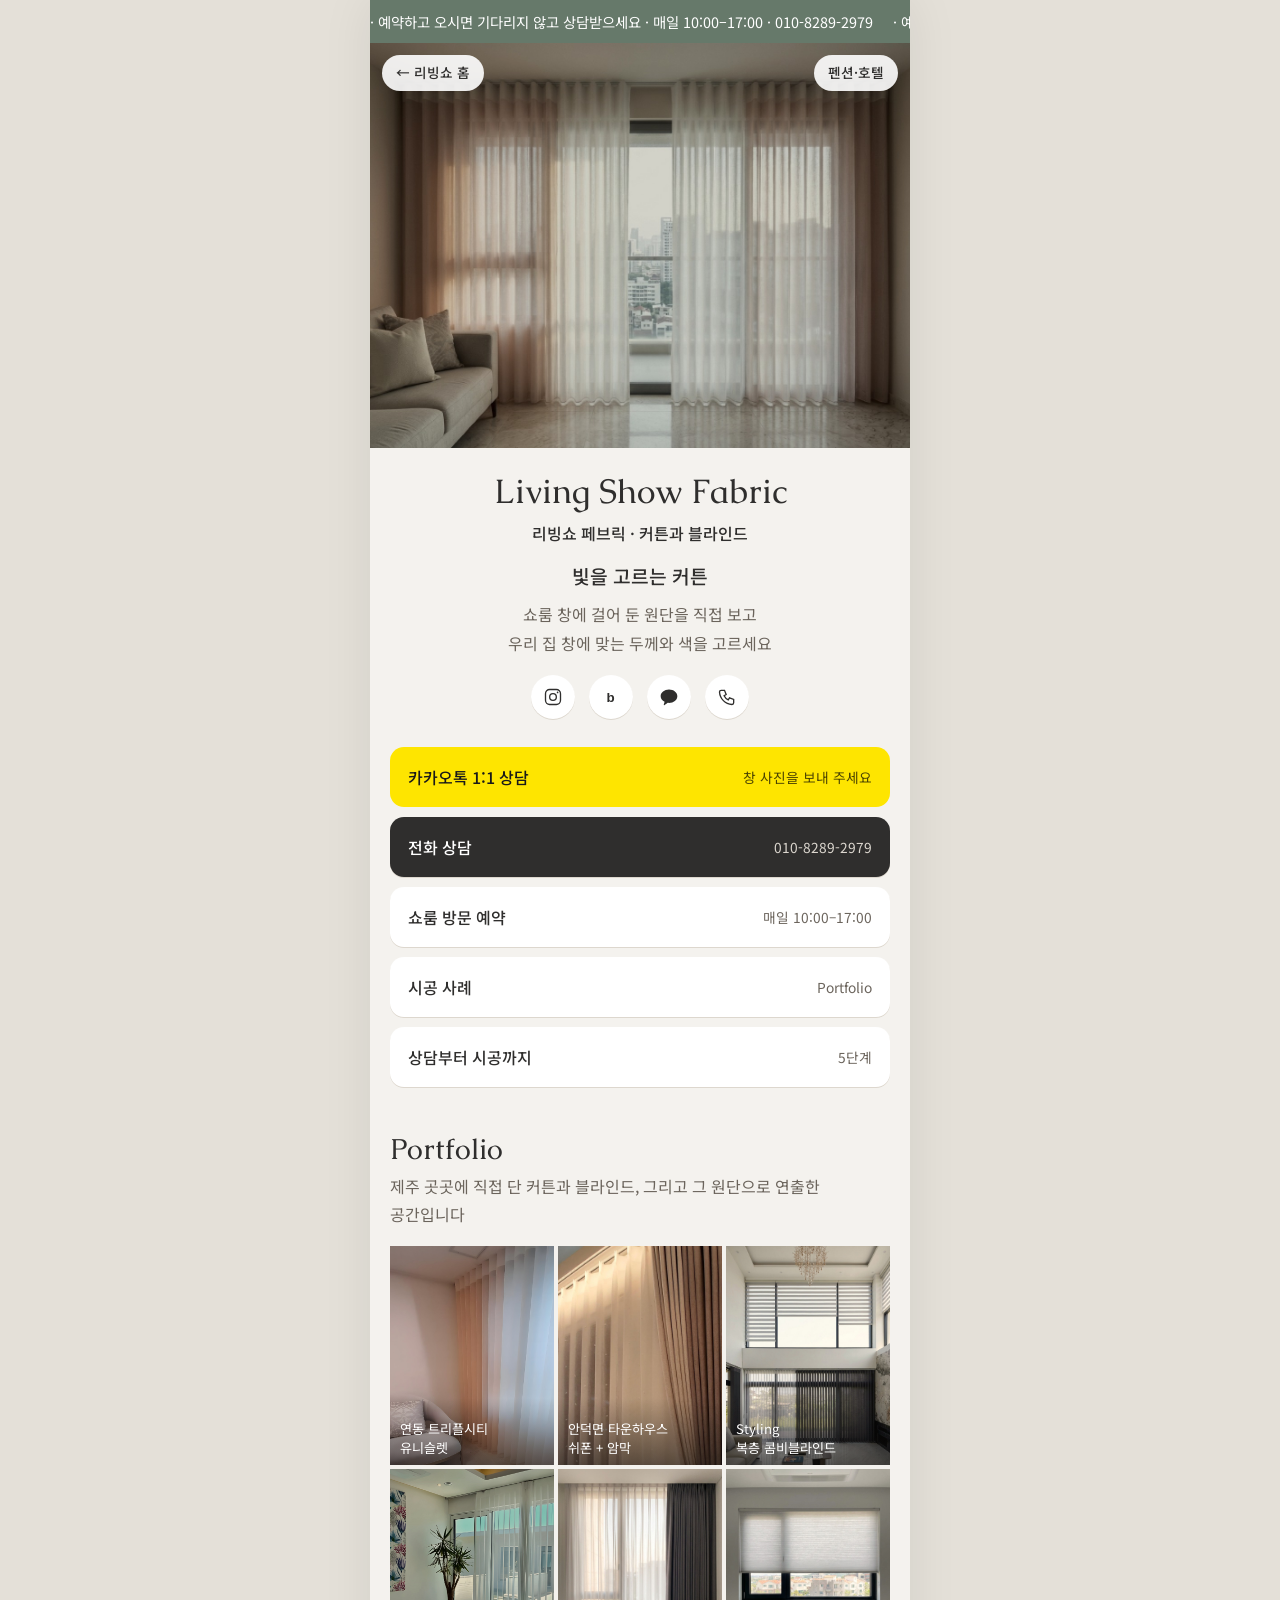
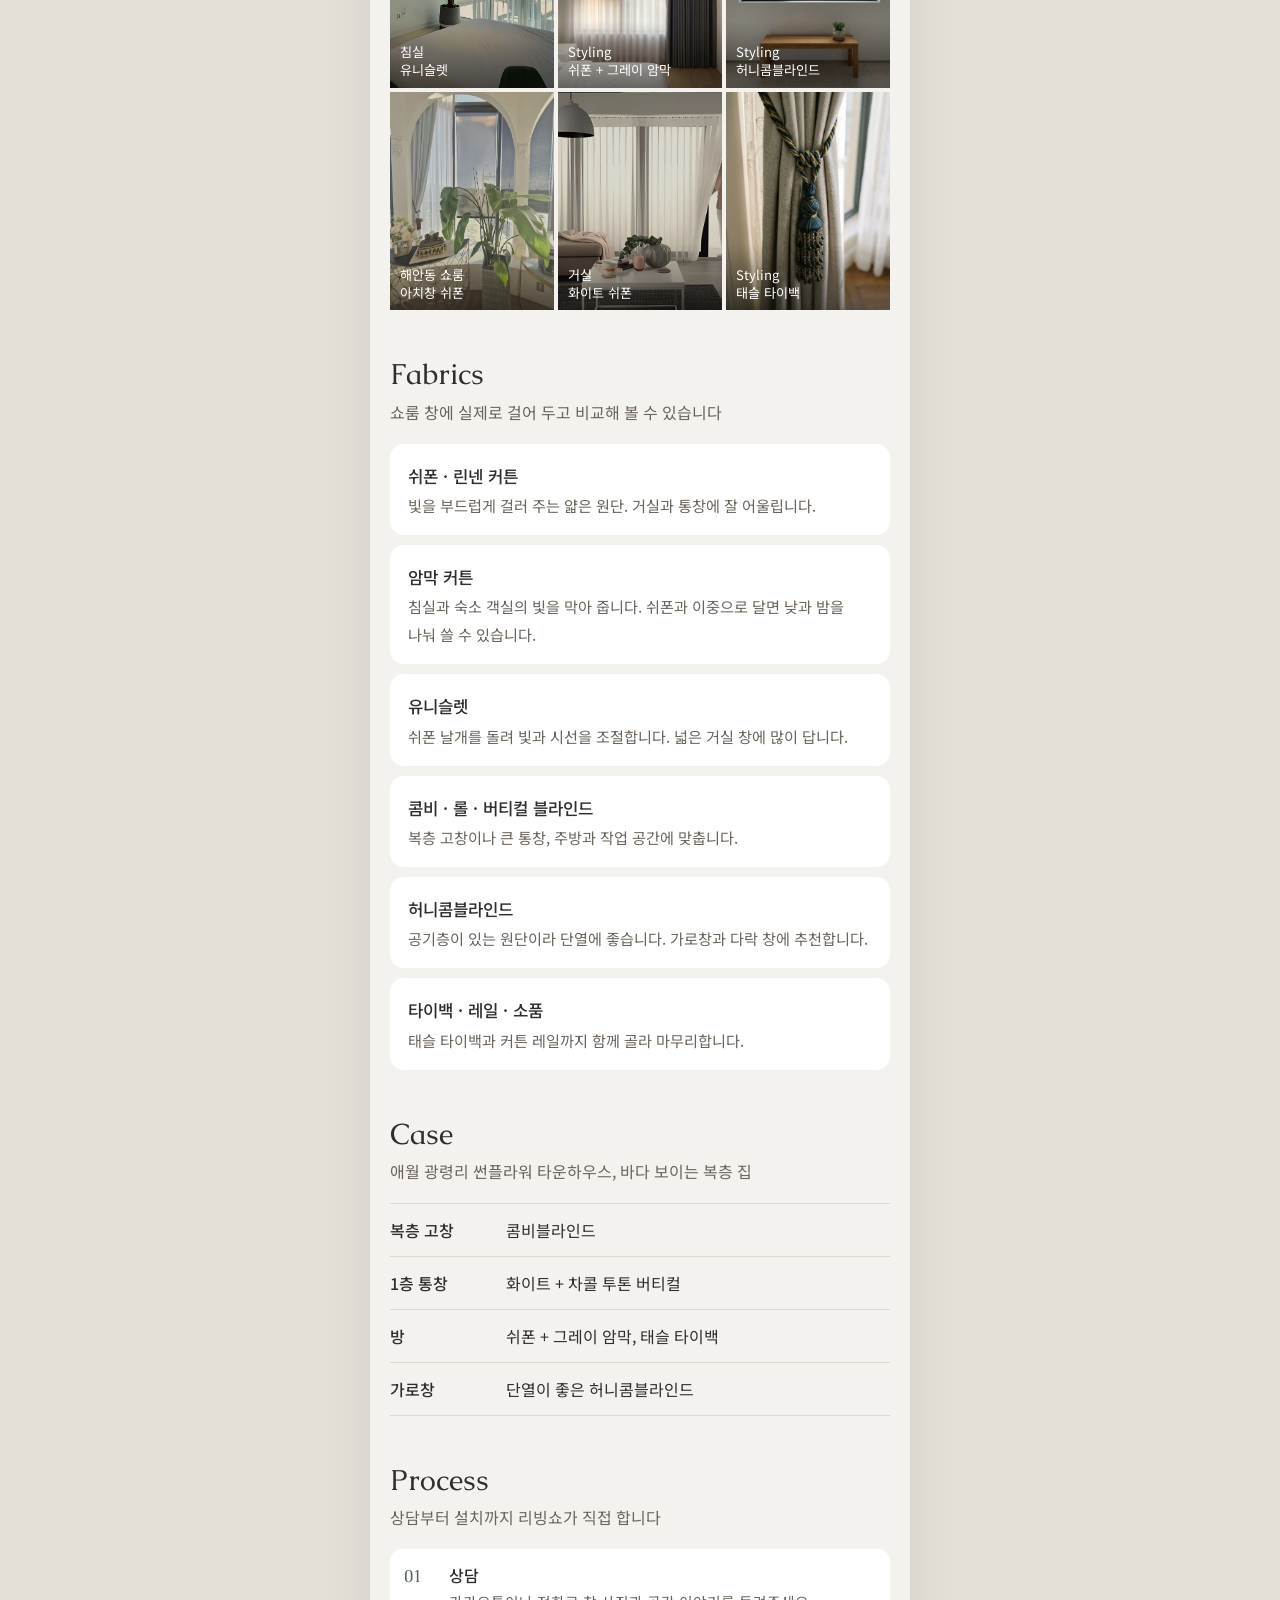
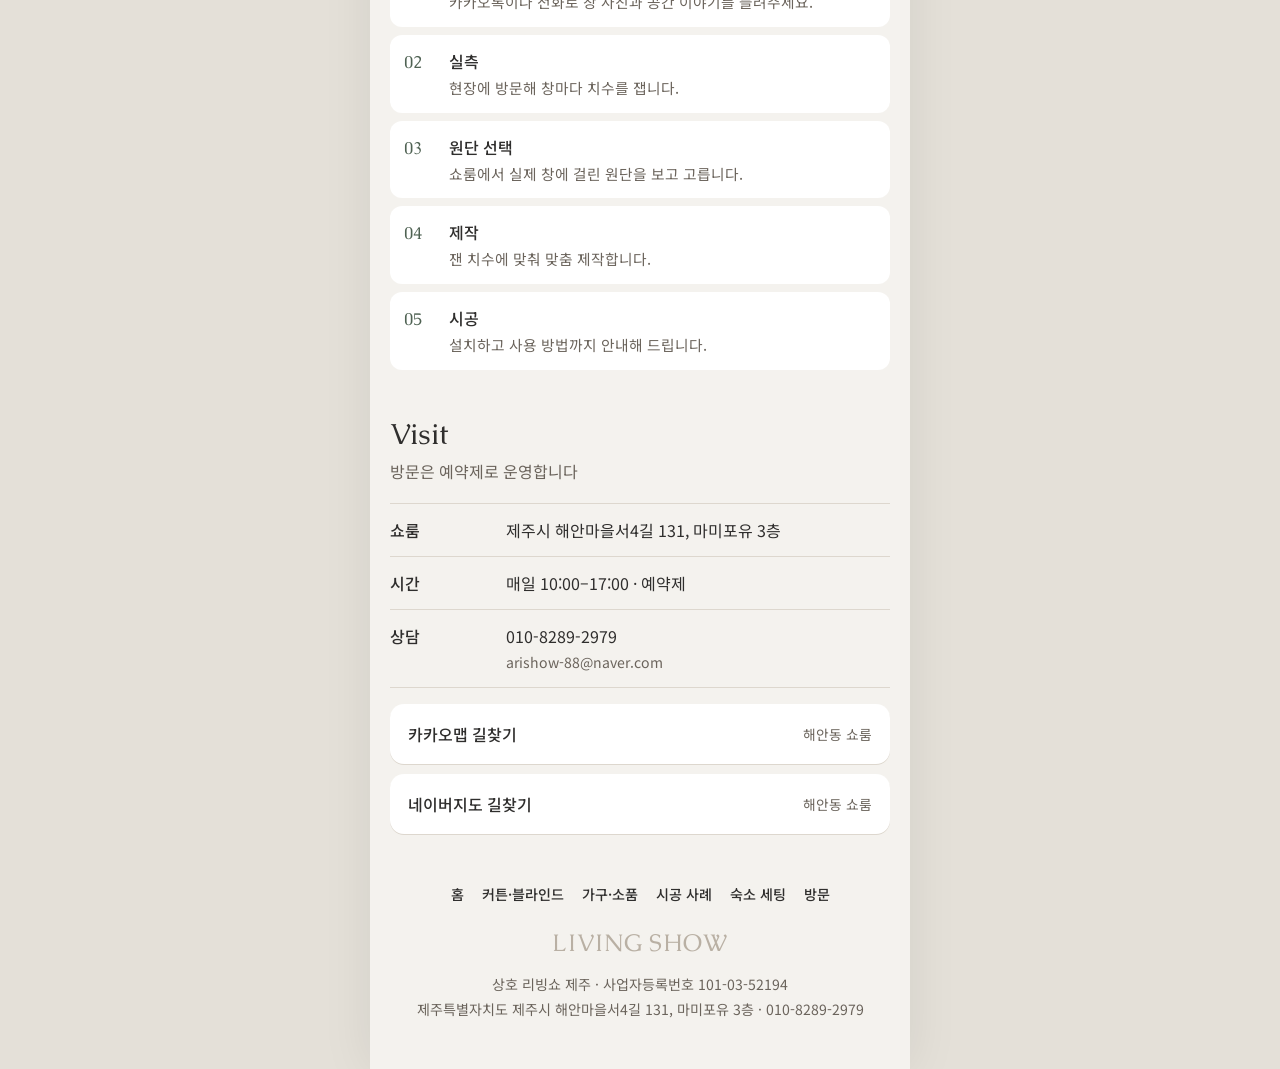
<file: fabric/index.html>
<!doctype html>
<html lang="ko">
<head>
<meta charset="utf-8">
<meta name="viewport" content="width=device-width, initial-scale=1, viewport-fit=cover">
<title>리빙쇼 커튼 | 제주 커튼·블라인드·유니슬렛 맞춤 제작 · 리빙쇼 페브릭</title>
<meta name="description" content="리빙쇼 커튼은 제주시 해안동 쇼룸 창에 실제로 걸어 둔 쉬폰·린넨·암막 커튼과 유니슬렛, 콤비·허니콤블라인드를 만져 보고 고르는 곳입니다. 실측부터 시공까지 직접 합니다.">
<link rel="canonical" href="https://livingshow.kr/fabric/">
<meta property="og:type" content="website">
<meta property="og:site_name" content="리빙쇼 제주">
<meta property="og:locale" content="ko_KR">
<meta property="og:title" content="리빙쇼 커튼 | 커튼 그리고 블라인드">
<meta property="og:description" content="쇼룸 창에 걸어 둔 원단을 직접 보고 우리 집 창에 맞는 두께와 색을 고르세요.">
<meta property="og:url" content="https://livingshow.kr/fabric/">
<meta property="og:image" content="https://livingshow.kr/img/fab-cover.jpg">
<meta name="theme-color" content="#66796a">
<link rel="icon" href="/favicon.svg" type="image/svg+xml">
<link rel="preconnect" href="https://fonts.googleapis.com">
<link rel="preconnect" href="https://fonts.gstatic.com" crossorigin>
<link rel="stylesheet" href="https://fonts.googleapis.com/css2?family=Caudex&family=Noto+Sans+KR:wght@400;500&display=swap">
<link rel="stylesheet" href="/assets/pages.css">
</head>
<body>
<div class="page">
  <div class="marquee" aria-hidden="true"><span>· 예약하고 오시면 기다리지 않고 상담받으세요 · 매일 10:00–17:00 · 010-8289-2979 &nbsp;&nbsp;&nbsp; · 예약하고 오시면 기다리지 않고 상담받으세요 · 매일 10:00–17:00 · 010-8289-2979 &nbsp;&nbsp;&nbsp;</span></div>

  <div class="cover">
    <img src="/img/fab-cover.jpg" alt="블러시 핑크와 화이트 커튼을 단 거실 창">
    <div class="bar"><a href="/">← 리빙쇼 홈</a><a href="/stay/">펜션·호텔</a></div>
  </div>

  <header class="intro">
    <h1 class="en">Living Show Fabric</h1>
    <p class="kr">리빙쇼 페브릭 · 커튼과 블라인드</p>
    <p class="tag"><b>빛을 고르는 커튼</b>쇼룸 창에 걸어 둔 원단을 직접 보고<br>우리 집 창에 맞는 두께와 색을 고르세요</p>
    <div class="icons">
      <a href="https://www.instagram.com/livingshow_fabric/" aria-label="인스타그램"><svg viewBox="0 0 24 24" fill="none" stroke="currentColor" stroke-width="1.6"><rect x="3" y="3" width="18" height="18" rx="5"/><circle cx="12" cy="12" r="4"/><circle cx="17.5" cy="6.5" r="1" fill="currentColor" stroke="none"/></svg></a>
      <a href="https://blog.naver.com/arishow-88" aria-label="네이버 블로그"><svg viewBox="0 0 24 24"><text x="6.5" y="18" font-family="Arial, sans-serif" font-size="16" font-weight="700" fill="currentColor">b</text></svg></a>
      <a href="http://pf.kakao.com/_xnjxnWX/chat" aria-label="카카오톡 상담"><svg viewBox="0 0 24 24"><path fill="currentColor" d="M12 3C6.5 3 2 6.6 2 11c0 2.8 1.9 5.3 4.7 6.7l-1 3.6c-.1.4.3.7.6.5l4.2-2.8c.5.1 1 .1 1.5.1 5.5 0 10-3.6 10-8.1S17.5 3 12 3z"/></svg></a>
      <a href="tel:010-8289-2979" aria-label="전화 걸기"><svg viewBox="0 0 24 24" fill="none" stroke="currentColor" stroke-width="1.6"><path d="M5 4h4l2 5-2.5 1.5a11 11 0 0 0 5 5L15 13l5 2v4a2 2 0 0 1-2 2A16 16 0 0 1 3 6a2 2 0 0 1 2-2"/></svg></a>
    </div>
  </header>

  <nav class="links" aria-label="상담 바로가기">
    <a class="kakao" href="http://pf.kakao.com/_xnjxnWX/chat">카카오톡 1:1 상담 <small>창 사진을 보내 주세요</small></a>
    <a class="dark" href="tel:010-8289-2979">전화 상담 <small>010-8289-2979</small></a>
    <a href="#visit">쇼룸 방문 예약 <small>매일 10:00–17:00</small></a>
    <a href="#portfolio">시공 사례 <small>Portfolio</small></a>
    <a href="#process">상담부터 시공까지 <small>5단계</small></a>
  </nav>

  <section id="portfolio">
    <h2>Portfolio</h2>
    <p class="lead">제주 곳곳에 직접 단 커튼과 블라인드, 그리고 그 원단으로 연출한 공간입니다</p>
    <div class="grid3">
      <figure><img src="/img/ws-feature.jpg" alt="연동 트리플시티, 블러시 핑크와 화이트 유니슬렛을 단 창가"><figcaption>연동 트리플시티<br>유니슬렛</figcaption></figure>
      <figure><img src="/img/ws-detail.jpg" alt="안덕면 타운하우스 쉬폰과 브라운 암막 커튼"><figcaption>안덕면 타운하우스<br>쉬폰 + 암막</figcaption></figure>
      <figure><img src="/img/fab-ai-03.jpg" alt="복층 고창 콤비블라인드와 1층 버티컬"><figcaption>Styling<br>복층 콤비블라인드</figcaption></figure>
      <figure><img src="/img/fab-t-hero-d.jpg" alt="유니슬렛과 아트 액자가 있는 침실"><figcaption>침실<br>유니슬렛</figcaption></figure>
      <figure><img src="/img/fab-ai-05.jpg" alt="쉬폰과 그레이 암막 이중 커튼을 단 침실"><figcaption>Styling<br>쉬폰 + 그레이 암막</figcaption></figure>
      <figure><img src="/img/fab-ai-06.jpg" alt="가로창 허니콤블라인드와 원목 벤치"><figcaption>Styling<br>허니콤블라인드</figcaption></figure>
      <figure><img src="/img/fab-t-sr-arch.jpg" alt="해안동 쇼룸 아치창 쉬폰 커튼"><figcaption>해안동 쇼룸<br>아치창 쉬폰</figcaption></figure>
      <figure><img src="/img/fab-t-insta-2.jpg" alt="거실 통창 화이트 쉬폰 커튼"><figcaption>거실<br>화이트 쉬폰</figcaption></figure>
      <figure><img src="/img/fab-ai-09.jpg" alt="비즈 태슬 타이백으로 묶은 린넨 커튼"><figcaption>Styling<br>태슬 타이백</figcaption></figure>
    </div>
  </section>

  <section>
    <h2>Fabrics</h2>
    <p class="lead">쇼룸 창에 실제로 걸어 두고 비교해 볼 수 있습니다</p>
    <div class="cards">
      <div class="card"><b>쉬폰 · 린넨 커튼</b><span>빛을 부드럽게 걸러 주는 얇은 원단. 거실과 통창에 잘 어울립니다.</span></div>
      <div class="card"><b>암막 커튼</b><span>침실과 숙소 객실의 빛을 막아 줍니다. 쉬폰과 이중으로 달면 낮과 밤을 나눠 쓸 수 있습니다.</span></div>
      <div class="card"><b>유니슬렛</b><span>쉬폰 날개를 돌려 빛과 시선을 조절합니다. 넓은 거실 창에 많이 답니다.</span></div>
      <div class="card"><b>콤비 · 롤 · 버티컬 블라인드</b><span>복층 고창이나 큰 통창, 주방과 작업 공간에 맞춥니다.</span></div>
      <div class="card"><b>허니콤블라인드</b><span>공기층이 있는 원단이라 단열에 좋습니다. 가로창과 다락 창에 추천합니다.</span></div>
      <div class="card"><b>타이백 · 레일 · 소품</b><span>태슬 타이백과 커튼 레일까지 함께 골라 마무리합니다.</span></div>
    </div>
  </section>

  <section>
    <h2>Case</h2>
    <p class="lead">애월 광령리 썬플라워 타운하우스, 바다 보이는 복층 집</p>
    <ul class="list">
      <li><b>복층 고창</b><span>콤비블라인드</span></li>
      <li><b>1층 통창</b><span>화이트 + 차콜 투톤 버티컬</span></li>
      <li><b>방</b><span>쉬폰 + 그레이 암막, 태슬 타이백</span></li>
      <li><b>가로창</b><span>단열이 좋은 허니콤블라인드</span></li>
    </ul>
  </section>

  <section id="process">
    <h2>Process</h2>
    <p class="lead">상담부터 설치까지 리빙쇼가 직접 합니다</p>
    <ol class="steps">
      <li><div><b>상담</b><span>카카오톡이나 전화로 창 사진과 공간 이야기를 들려주세요.</span></div></li>
      <li><div><b>실측</b><span>현장에 방문해 창마다 치수를 잽니다.</span></div></li>
      <li><div><b>원단 선택</b><span>쇼룸에서 실제 창에 걸린 원단을 보고 고릅니다.</span></div></li>
      <li><div><b>제작</b><span>잰 치수에 맞춰 맞춤 제작합니다.</span></div></li>
      <li><div><b>시공</b><span>설치하고 사용 방법까지 안내해 드립니다.</span></div></li>
    </ol>
  </section>

  <section id="visit" class="visit">
    <h2>Visit</h2>
    <p class="lead">방문은 예약제로 운영합니다</p>
    <ul class="list">
      <li><b>쇼룸</b><span>제주시 해안마을서4길 131, 마미포유 3층</span></li>
      <li><b>시간</b><span>매일 10:00–17:00 · 예약제</span></li>
      <li><b>상담</b><span>010-8289-2979<small>arishow-88@naver.com</small></span></li>
    </ul>
    <div class="links" style="padding:16px 0 0">
      <a href="https://map.kakao.com/?q=%EB%A6%AC%EB%B9%99%EC%87%BC%20%EC%A0%9C%EC%A3%BC">카카오맵 길찾기 <small>해안동 쇼룸</small></a>
      <a href="https://map.naver.com/p/search/%EB%A6%AC%EB%B9%99%EC%87%BC%20%EC%A0%9C%EC%A3%BC">네이버지도 길찾기 <small>해안동 쇼룸</small></a>
    </div>
  </section>

  <footer>
    <nav aria-label="리빙쇼 페이지"><a href="/">홈</a><a href="/fabric/">커튼·블라인드</a><a href="/furniture/">가구·소품</a><a href="/styling/">시공 사례</a><a href="/stay/">숙소 세팅</a><a href="/visit/">방문</a></nav>
    <div class="logo">LIVING SHOW</div>
    상호 리빙쇼 제주 · 사업자등록번호 101-03-52194<br>제주특별자치도 제주시 해안마을서4길 131, 마미포유 3층 · 010-8289-2979
  </footer>
</div>
</body>
</html>
</file>
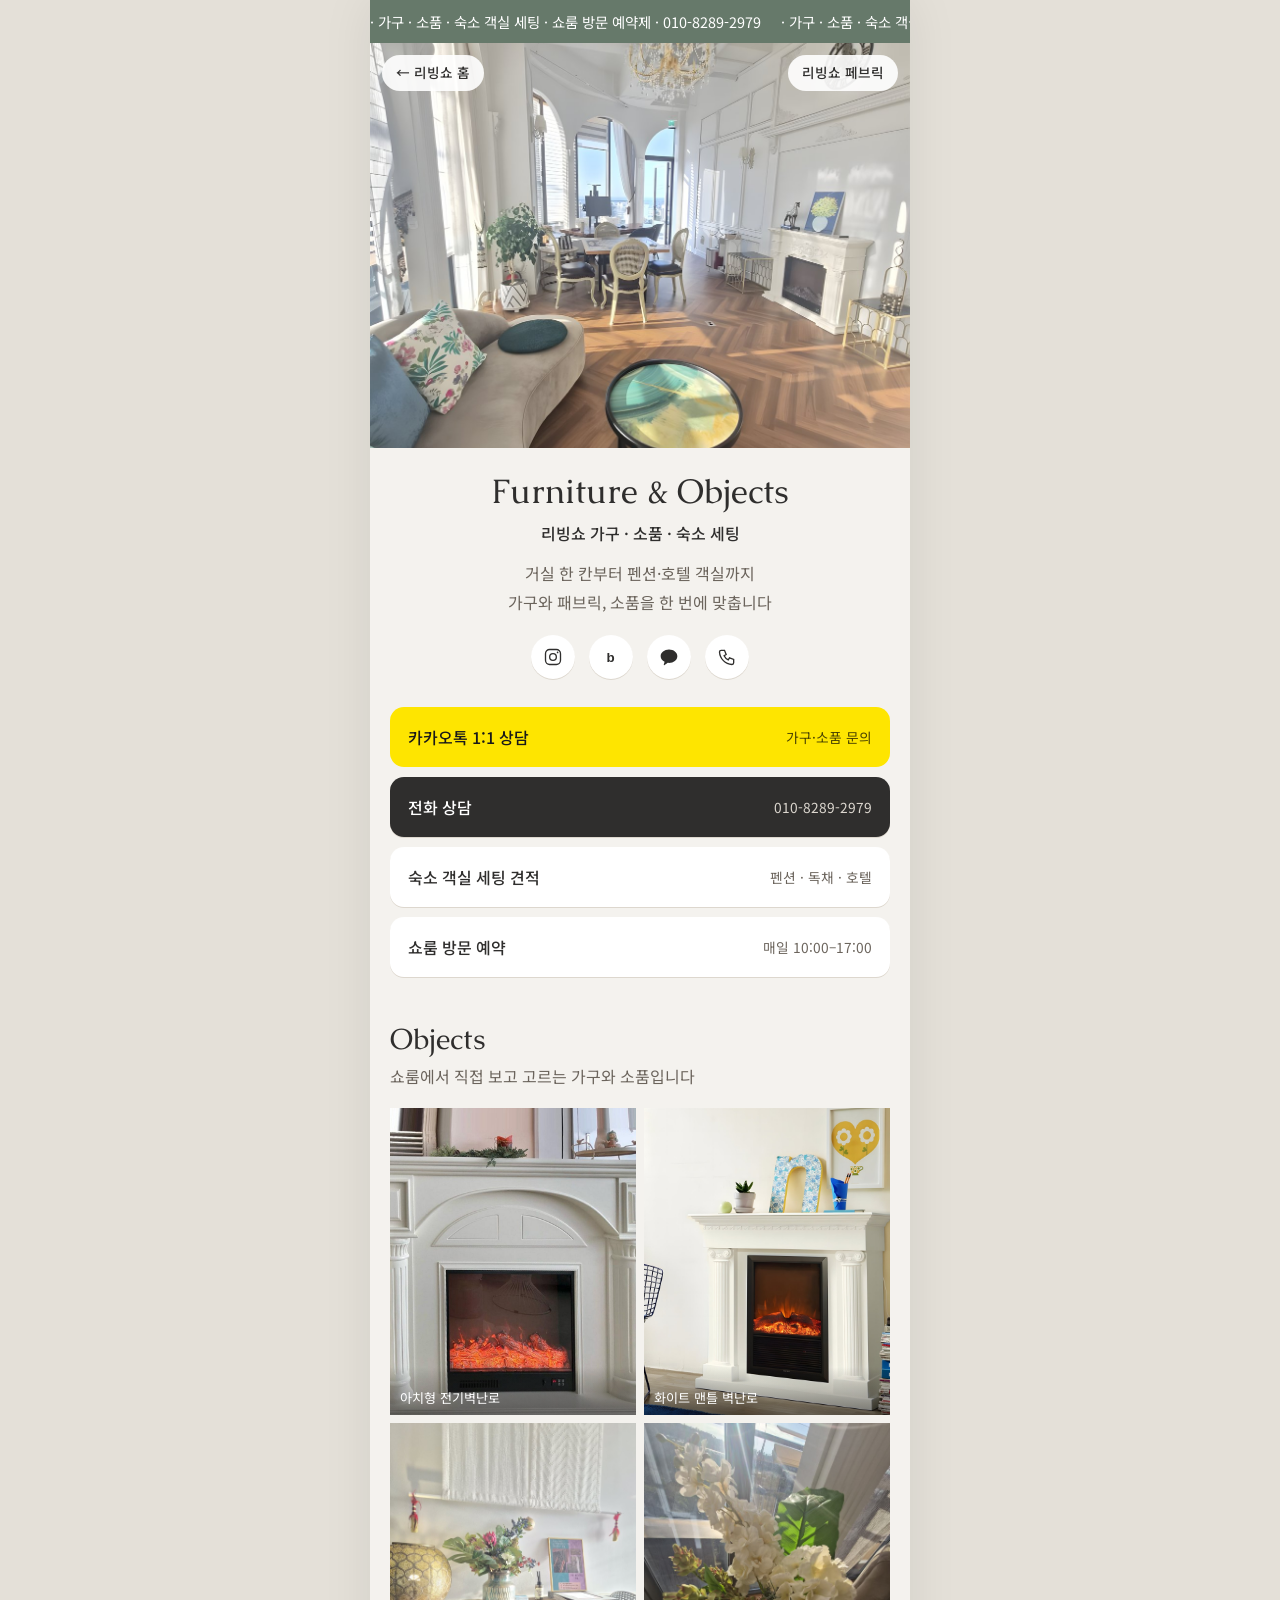
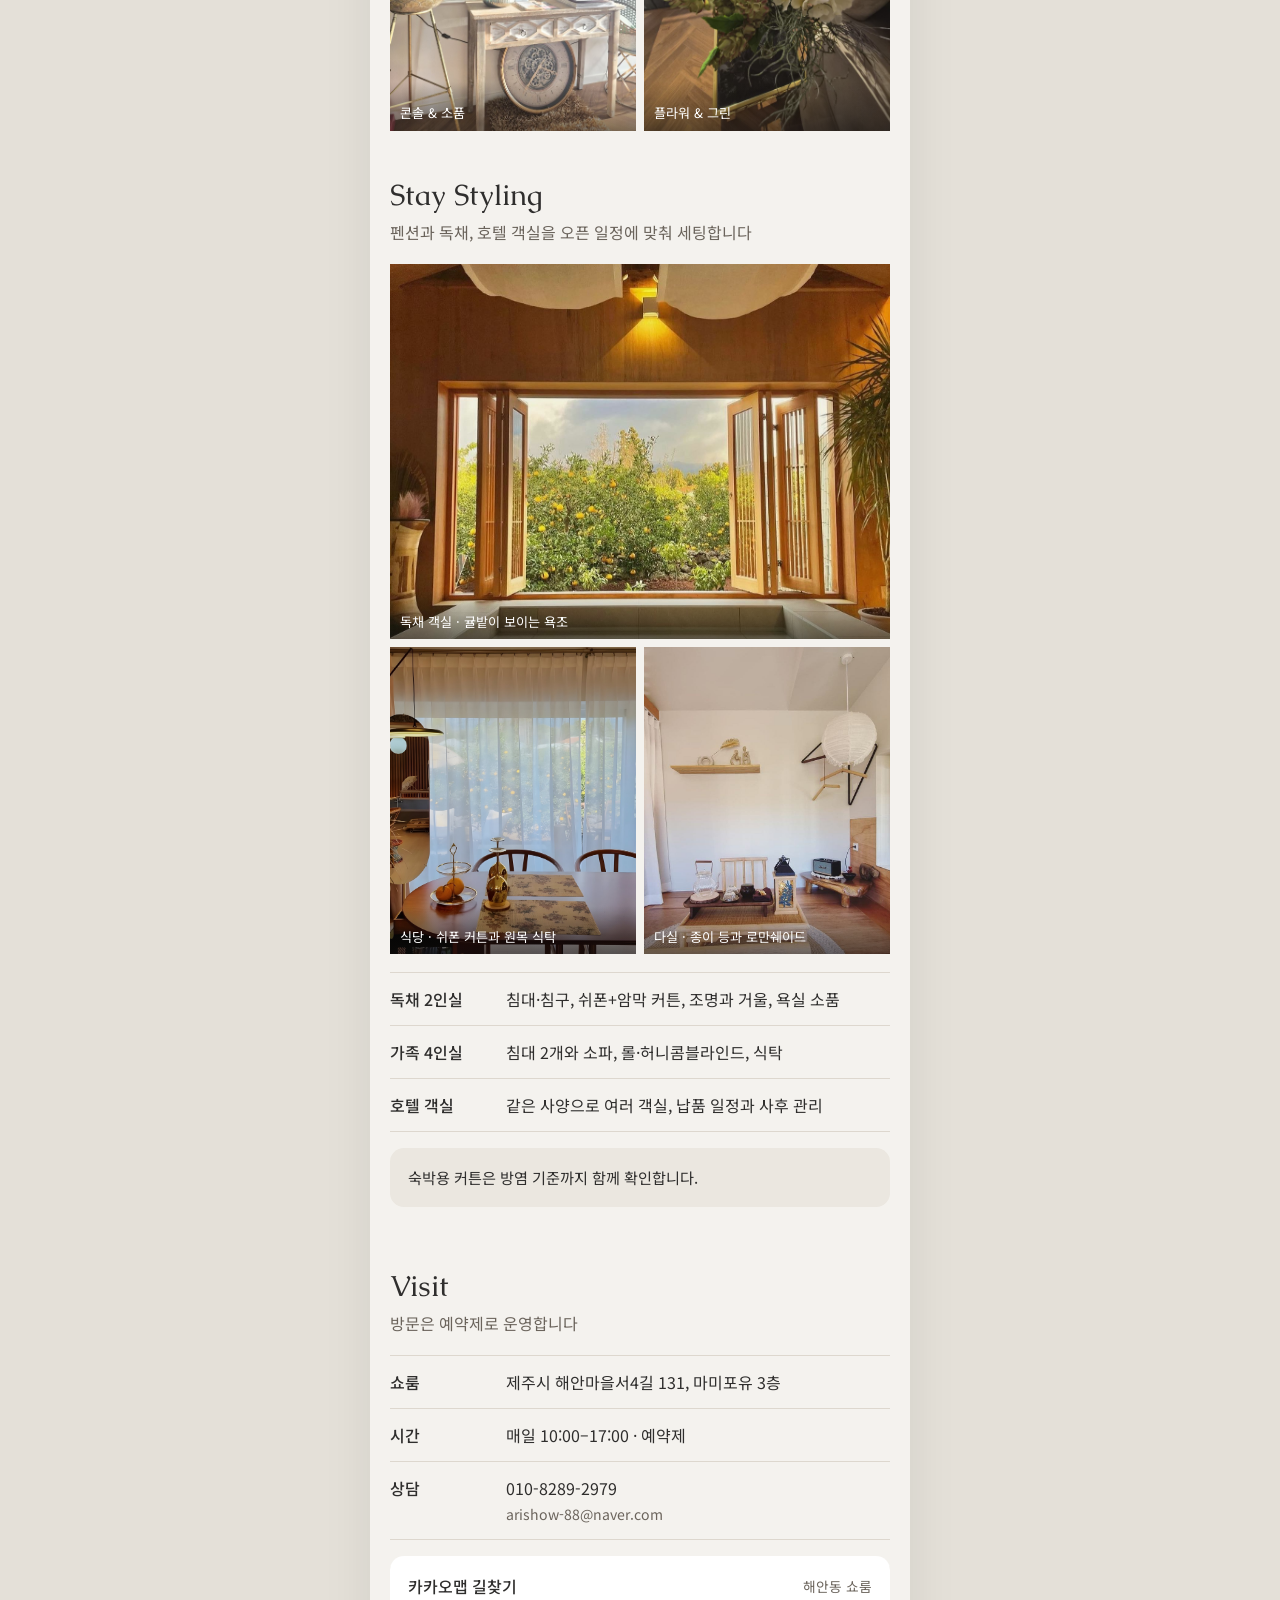
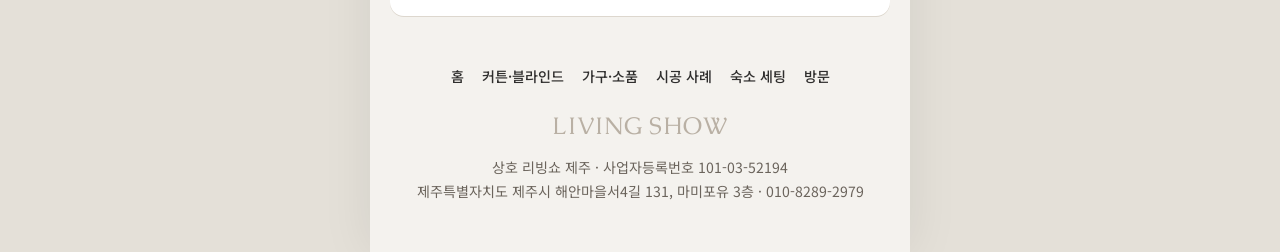
<file: furniture/index.html>
<!doctype html>
<html lang="ko">
<head>
<meta charset="utf-8">
<meta name="viewport" content="width=device-width, initial-scale=1, viewport-fit=cover">
<title>리빙쇼 가구·소품 | 제주 가구, 전기벽난로, 펜션·호텔 객실 세팅</title>
<meta name="description" content="제주시 해안동 리빙쇼 쇼룸의 가구와 전기벽난로, 인테리어 소품. 펜션·독채·호텔 객실을 가구와 침구, 커튼, 소품까지 한 번에 세팅합니다. 쇼룸 방문은 예약제입니다.">
<link rel="canonical" href="https://livingshow.kr/furniture/">
<meta property="og:type" content="website">
<meta property="og:site_name" content="리빙쇼 제주">
<meta property="og:locale" content="ko_KR">
<meta property="og:title" content="리빙쇼 가구·소품 | 숙소 객실 세팅까지">
<meta property="og:description" content="거실 한 칸부터 펜션·호텔 객실까지, 가구와 패브릭, 소품을 한 번에 맞춥니다.">
<meta property="og:url" content="https://livingshow.kr/furniture/">
<meta property="og:image" content="https://livingshow.kr/img/sr-sofa.jpg">
<meta name="theme-color" content="#66796a">
<link rel="icon" href="/favicon.svg" type="image/svg+xml">
<link rel="preconnect" href="https://fonts.googleapis.com">
<link rel="preconnect" href="https://fonts.gstatic.com" crossorigin>
<link rel="stylesheet" href="https://fonts.googleapis.com/css2?family=Caudex&family=Noto+Sans+KR:wght@400;500&display=swap">
<link rel="stylesheet" href="/assets/pages.css">
</head>
<body>
<div class="page">
  <div class="marquee" aria-hidden="true"><span>· 가구 · 소품 · 숙소 객실 세팅 · 쇼룸 방문 예약제 · 010-8289-2979 &nbsp;&nbsp;&nbsp; · 가구 · 소품 · 숙소 객실 세팅 · 쇼룸 방문 예약제 · 010-8289-2979 &nbsp;&nbsp;&nbsp;</span></div>

  <div class="cover">
    <img src="/img/sr-sofa.jpg" alt="리빙쇼 해안동 쇼룸, 아치창과 샹들리에 아래 패브릭 소파">
    <div class="bar"><a href="/">← 리빙쇼 홈</a><a href="/fabric/">리빙쇼 페브릭</a></div>
  </div>

  <header class="intro">
    <h1 class="en">Furniture &amp; Objects</h1>
    <p class="kr">리빙쇼 가구 · 소품 · 숙소 세팅</p>
    <p class="tag">거실 한 칸부터 펜션·호텔 객실까지<br>가구와 패브릭, 소품을 한 번에 맞춥니다</p>
    <div class="icons">
      <a href="https://www.instagram.com/livingshow_fabric/" aria-label="인스타그램"><svg viewBox="0 0 24 24" fill="none" stroke="currentColor" stroke-width="1.6"><rect x="3" y="3" width="18" height="18" rx="5"/><circle cx="12" cy="12" r="4"/><circle cx="17.5" cy="6.5" r="1" fill="currentColor" stroke="none"/></svg></a>
      <a href="https://blog.naver.com/arishow-88" aria-label="네이버 블로그"><svg viewBox="0 0 24 24"><text x="6.5" y="18" font-family="Arial, sans-serif" font-size="16" font-weight="700" fill="currentColor">b</text></svg></a>
      <a href="http://pf.kakao.com/_xnjxnWX/chat" aria-label="카카오톡 상담"><svg viewBox="0 0 24 24"><path fill="currentColor" d="M12 3C6.5 3 2 6.6 2 11c0 2.8 1.9 5.3 4.7 6.7l-1 3.6c-.1.4.3.7.6.5l4.2-2.8c.5.1 1 .1 1.5.1 5.5 0 10-3.6 10-8.1S17.5 3 12 3z"/></svg></a>
      <a href="tel:010-8289-2979" aria-label="전화 걸기"><svg viewBox="0 0 24 24" fill="none" stroke="currentColor" stroke-width="1.6"><path d="M5 4h4l2 5-2.5 1.5a11 11 0 0 0 5 5L15 13l5 2v4a2 2 0 0 1-2 2A16 16 0 0 1 3 6a2 2 0 0 1 2-2"/></svg></a>
    </div>
  </header>

  <nav class="links" aria-label="상담 바로가기">
    <a class="kakao" href="http://pf.kakao.com/_xnjxnWX/chat">카카오톡 1:1 상담 <small>가구·소품 문의</small></a>
    <a class="dark" href="tel:010-8289-2979">전화 상담 <small>010-8289-2979</small></a>
    <a href="/stay/">숙소 객실 세팅 견적 <small>펜션 · 독채 · 호텔</small></a>
    <a href="#visit">쇼룸 방문 예약 <small>매일 10:00–17:00</small></a>
  </nav>

  <section id="objects">
    <h2>Objects</h2>
    <p class="lead">쇼룸에서 직접 보고 고르는 가구와 소품입니다</p>
    <div class="grid2">
      <figure><img src="/img/sr-fire2.jpg" alt="아치형 화이트 전기벽난로"><figcaption>아치형 전기벽난로</figcaption></figure>
      <figure><img src="/img/hero-c.jpg" alt="화이트 맨틀 전기벽난로와 소품"><figcaption>화이트 맨틀 벽난로</figcaption></figure>
      <figure><img src="/img/sr-console.jpg" alt="콘솔과 장식 소품"><figcaption>콘솔 &amp; 소품</figcaption></figure>
      <figure><img src="/img/sr-flower.jpg" alt="플라워 장식"><figcaption>플라워 &amp; 그린</figcaption></figure>
    </div>
  </section>

  <section id="stay">
    <h2>Stay Styling</h2>
    <p class="lead">펜션과 독채, 호텔 객실을 오픈 일정에 맞춰 세팅합니다</p>
    <div class="grid2">
      <figure class="wide"><img src="/img/stay-bath.jpg" alt="귤밭이 보이는 독채 객실 욕조"><figcaption>독채 객실 · 귤밭이 보이는 욕조</figcaption></figure>
      <figure><img src="/img/hero-b.jpg" alt="독채 객실 식당, 쉬폰 커튼과 원목 식탁"><figcaption>식당 · 쉬폰 커튼과 원목 식탁</figcaption></figure>
      <figure><img src="/img/stay-room.jpg" alt="종이 등과 로만쉐이드가 있는 다실"><figcaption>다실 · 종이 등과 로만쉐이드</figcaption></figure>
    </div>
    <ul class="list" style="margin-top:18px">
      <li><b>독채 2인실</b><span>침대·침구, 쉬폰+암막 커튼, 조명과 거울, 욕실 소품</span></li>
      <li><b>가족 4인실</b><span>침대 2개와 소파, 롤·허니콤블라인드, 식탁</span></li>
      <li><b>호텔 객실</b><span>같은 사양으로 여러 객실, 납품 일정과 사후 관리</span></li>
    </ul>
    <p class="note" style="margin-top:16px">숙박용 커튼은 방염 기준까지 함께 확인합니다.</p>
  </section>

  <section id="visit" class="visit">
    <h2>Visit</h2>
    <p class="lead">방문은 예약제로 운영합니다</p>
    <ul class="list">
      <li><b>쇼룸</b><span>제주시 해안마을서4길 131, 마미포유 3층</span></li>
      <li><b>시간</b><span>매일 10:00–17:00 · 예약제</span></li>
      <li><b>상담</b><span>010-8289-2979<small>arishow-88@naver.com</small></span></li>
    </ul>
    <div class="links" style="padding:16px 0 0">
      <a href="https://map.kakao.com/?q=%EB%A6%AC%EB%B9%99%EC%87%BC%20%EC%A0%9C%EC%A3%BC">카카오맵 길찾기 <small>해안동 쇼룸</small></a>
    </div>
  </section>

  <footer>
    <nav aria-label="리빙쇼 페이지"><a href="/">홈</a><a href="/fabric/">커튼·블라인드</a><a href="/furniture/">가구·소품</a><a href="/styling/">시공 사례</a><a href="/stay/">숙소 세팅</a><a href="/visit/">방문</a></nav>
    <div class="logo">LIVING SHOW</div>
    상호 리빙쇼 제주 · 사업자등록번호 101-03-52194<br>제주특별자치도 제주시 해안마을서4길 131, 마미포유 3층 · 010-8289-2979
  </footer>
</div>
</body>
</html>
</file>
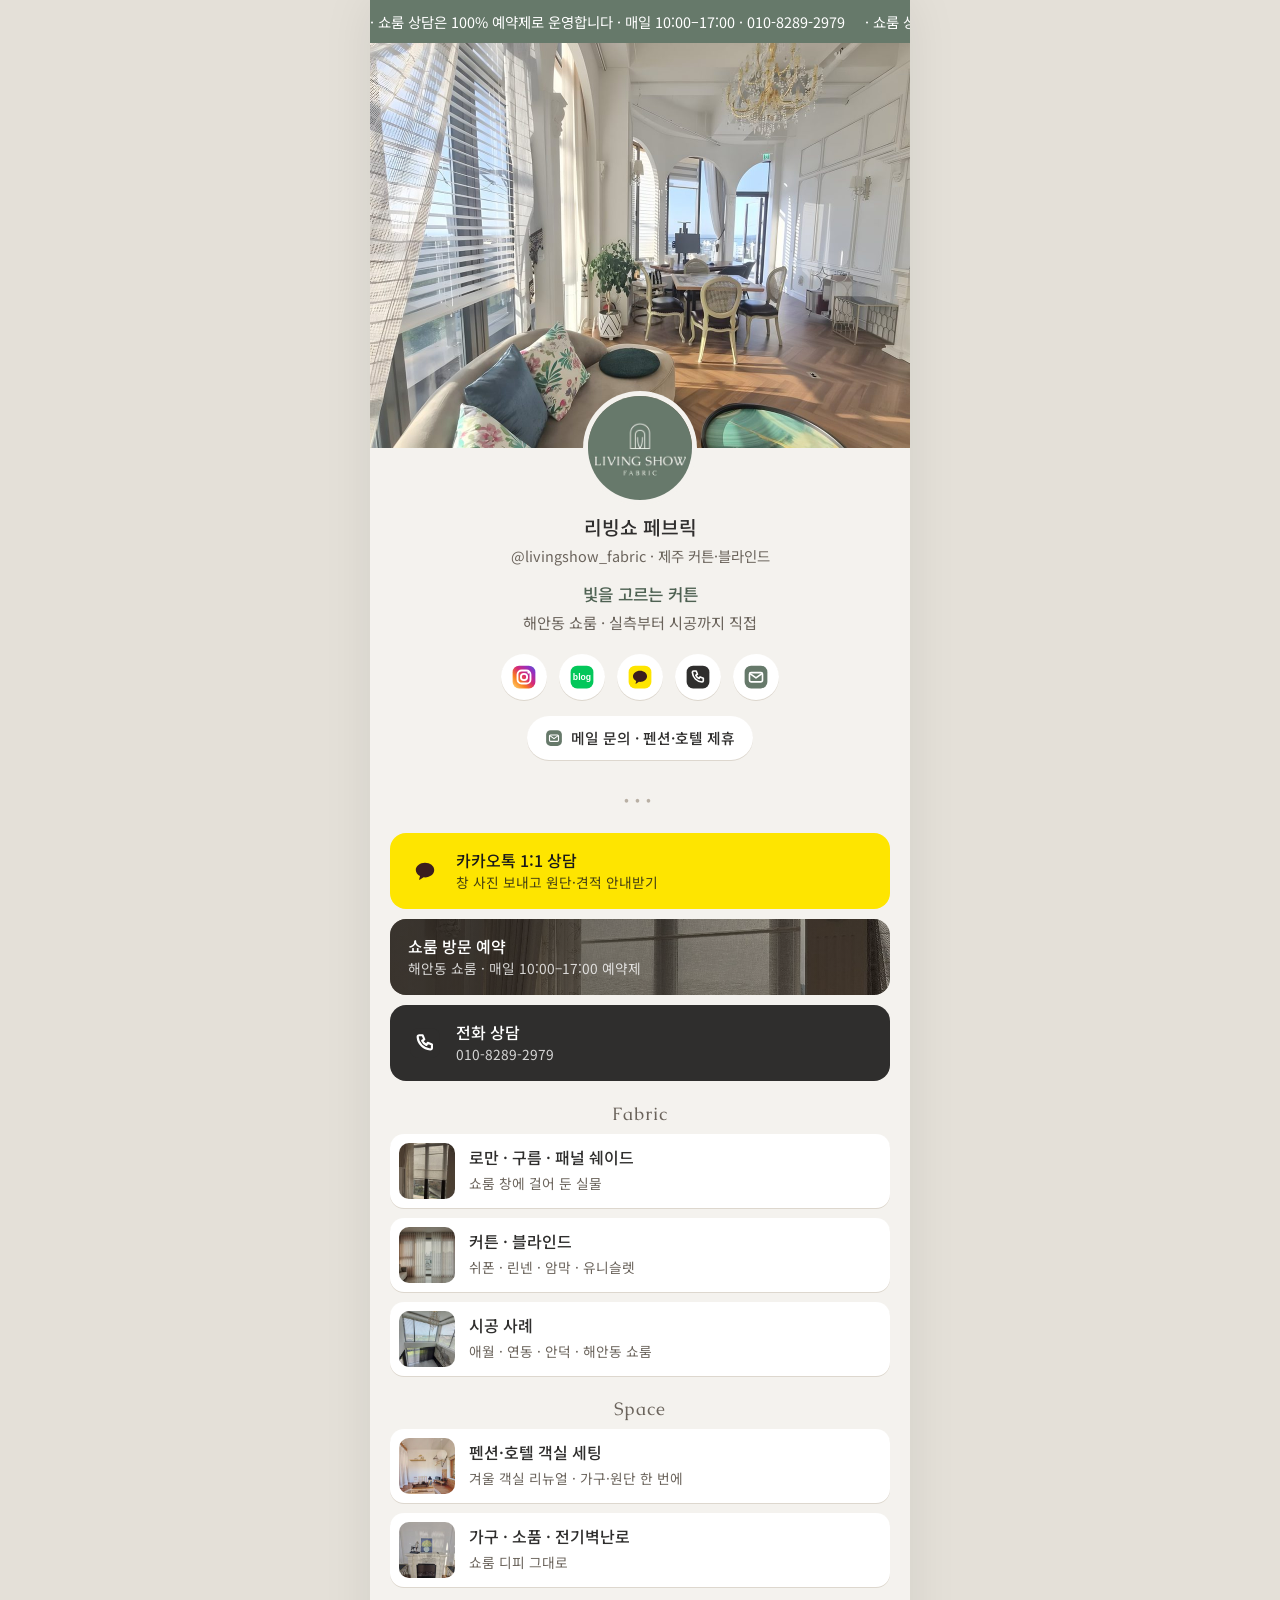
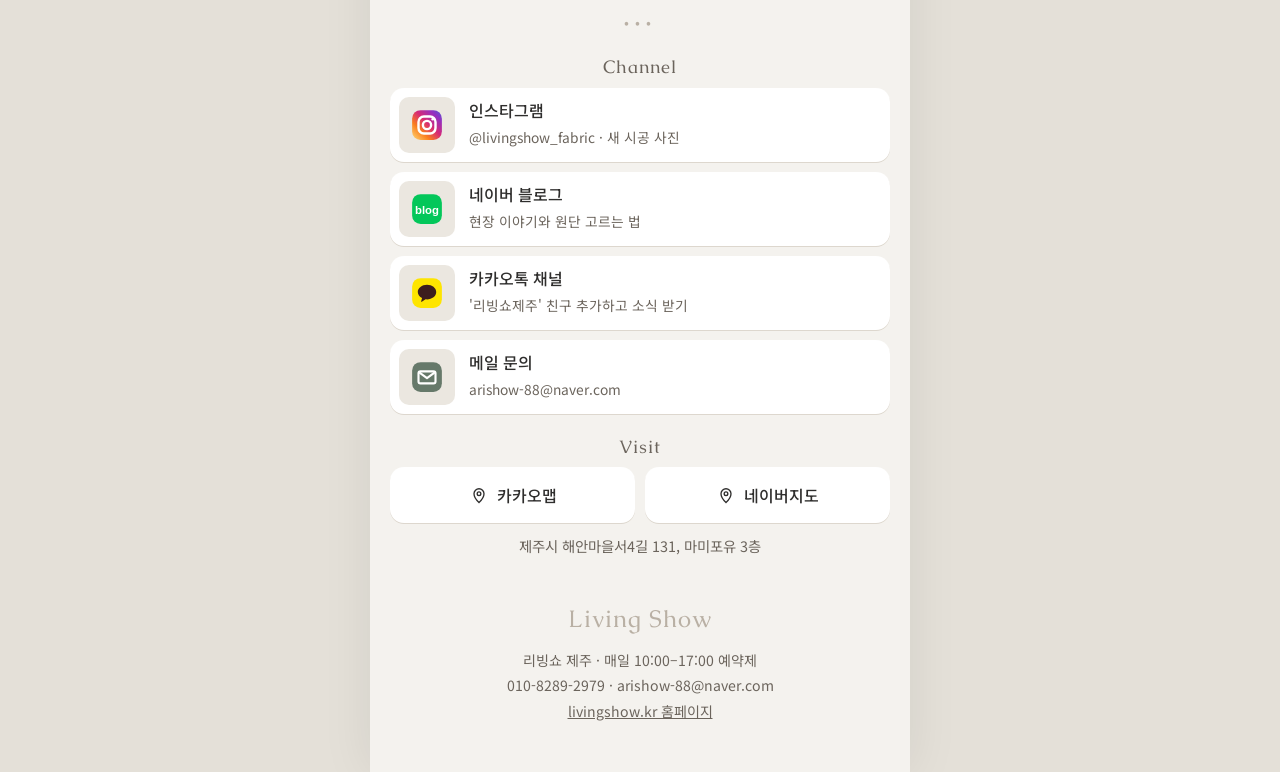
<file: link/index.html>
<!doctype html>
<html lang="ko">
<head>
<meta charset="utf-8">
<meta name="viewport" content="width=device-width, initial-scale=1, viewport-fit=cover">
<title>리빙쇼 페브릭 | 링크 모음</title>
<meta name="description" content="리빙쇼 페브릭 바로가기. 카카오톡 1:1 상담, 해안동 쇼룸 방문 예약, 전화·메일 문의, 로만쉐이드·커튼·블라인드 시공 사례, 인스타그램과 블로그를 한곳에 모았습니다.">
<meta name="robots" content="noindex, follow">
<link rel="canonical" href="https://livingshow.kr/link/">
<meta property="og:type" content="website">
<meta property="og:site_name" content="리빙쇼 제주">
<meta property="og:locale" content="ko_KR">
<meta property="og:title" content="리빙쇼 페브릭 | 빛을 고르는 커튼">
<meta property="og:description" content="상담, 쇼룸 예약, 시공 사례를 한곳에서. 제주시 해안동 쇼룸 · 매일 10:00–17:00 예약제">
<meta property="og:url" content="https://livingshow.kr/link/">
<meta property="og:image" content="https://livingshow.kr/img/link-hero.jpg">
<meta name="theme-color" content="#66796a">
<link rel="icon" href="/favicon.svg" type="image/svg+xml">
<link rel="preconnect" href="https://fonts.googleapis.com">
<link rel="preconnect" href="https://fonts.gstatic.com" crossorigin>
<link rel="stylesheet" href="https://fonts.googleapis.com/css2?family=Caudex&family=Noto+Sans+KR:wght@400;500&display=swap">
<link rel="stylesheet" href="/assets/pages.css">
<style>
  .lt-hero { position: relative; aspect-ratio: 4 / 3; overflow: hidden; }
  .lt-head { position: relative; text-align: center; padding: 0 24px 4px; margin-top: -52px; }
  .lt-head .avatar { width: 104px; height: 104px; margin: 0 auto; border-radius: 50%; box-shadow: 0 0 0 5px var(--bg); }
  .lt-head h1 { margin: 14px 0 0; font-weight: 500; font-size: 1.2rem; line-height: 1.4; }
  .lt-head .handle { margin: 2px 0 0; color: var(--soft); font-size: 0.9rem; }
  .lt-head .tag { margin: 12px 0 0; line-height: 1.7; }
  .lt-head .tag b { display: block; font-weight: 500; color: var(--sage-ink); font-size: 1.05rem; }
  .lt-head .tag span { color: var(--soft); font-size: 0.95rem; }
  .logos { display: flex; justify-content: center; gap: 12px; margin: 18px 0 0; }
  .logos a { width: 46px; height: 46px; border-radius: 50%; background: var(--paper); display: grid; place-items: center; box-shadow: 0 1px 0 var(--line); }
  .logos svg { width: 26px; height: 26px; }
  .pill { display: inline-flex; align-items: center; gap: 8px; margin: 16px auto 0; padding: 9px 18px; border-radius: 999px; background: var(--paper); box-shadow: 0 1px 0 var(--line); font-size: 0.92rem; font-weight: 500; }
  .pill svg { width: 18px; height: 18px; }
  .dots { text-align: center; color: #b9b0a4; letter-spacing: 6px; margin: 22px 0 0; font-size: 0.9rem; }
  .lt-sec { padding: 22px 20px 0; }
  .lt-sec h2 { font-size: 1.15rem; margin: 0 0 10px; color: var(--soft); text-align: center; letter-spacing: 0.06em; }
  .feat { display: grid; gap: 10px; }
  .feat a { display: flex; align-items: center; gap: 14px; min-height: 76px; border-radius: 16px; padding: 14px 18px; font-weight: 500; }
  .feat a svg { width: 34px; height: 34px; flex: none; }
  .feat a span { display: grid; line-height: 1.45; }
  .feat a small { font-weight: 400; font-size: 0.86rem; opacity: 0.8; }
  .feat .kakao { background: #fee500; color: #191919; }
  .feat .visit { position: relative; overflow: hidden; color: #fff; background: #3d3a36 url(/img/link-card-visit.jpg) center / cover; }
  .feat .visit::before { content: ""; position: absolute; inset: 0; background: linear-gradient(90deg, rgba(30,28,25,.68), rgba(30,28,25,.25)); }
  .feat .visit > * { position: relative; }
  .feat .tel { background: var(--ink); color: #fff; }
  .list { display: grid; gap: 10px; }
  .list a { display: grid; grid-template-columns: 56px minmax(0, 1fr); align-items: center; gap: 14px; background: var(--paper); border-radius: 14px; padding: 9px 14px 9px 9px; box-shadow: 0 1px 0 var(--line); }
  .list a img, .list a .ico { width: 56px; height: 56px; border-radius: 10px; }
  .list a .ico { display: grid; place-items: center; background: var(--sand); }
  .list a .ico svg { width: 34px; height: 34px; }
  .list a b { font-weight: 500; display: block; line-height: 1.4; }
  .list a small { color: var(--soft); font-size: 0.86rem; }
  .pair { display: grid; grid-template-columns: 1fr 1fr; gap: 10px; margin-top: 10px; }
  .pair a { display: flex; align-items: center; justify-content: center; gap: 8px; background: var(--paper); border-radius: 14px; padding: 14px 10px; font-weight: 500; box-shadow: 0 1px 0 var(--line); }
  .pair svg { width: 20px; height: 20px; }
  .addr-line { text-align: center; color: var(--soft); font-size: 0.9rem; margin: 10px 0 0; }
  footer .addr { margin: 0; line-height: 1.8; }
</style>
</head>
<body>
<svg width="0" height="0" style="position:absolute" aria-hidden="true">
  <defs>
    <linearGradient id="ig-grad" x1="0" y1="1" x2="1" y2="0">
      <stop offset="0" stop-color="#feda75"/><stop offset=".3" stop-color="#fa7e1e"/><stop offset=".55" stop-color="#d62976"/><stop offset=".8" stop-color="#962fbf"/><stop offset="1" stop-color="#4f5bd5"/>
    </linearGradient>
    <symbol id="i-ig" viewBox="0 0 24 24"><rect x="1.5" y="1.5" width="21" height="21" rx="6" fill="url(#ig-grad)"/><rect x="6" y="6" width="12" height="12" rx="3.8" fill="none" stroke="#fff" stroke-width="1.7"/><circle cx="12" cy="12" r="2.9" fill="none" stroke="#fff" stroke-width="1.7"/><circle cx="16.1" cy="7.9" r="1" fill="#fff"/></symbol>
    <symbol id="i-blog" viewBox="0 0 24 24"><rect x="1.5" y="1.5" width="21" height="21" rx="6" fill="#03c75a"/><text x="12" y="15.2" text-anchor="middle" font-family="Arial, Helvetica, sans-serif" font-size="8" font-weight="700" fill="#fff">blog</text></symbol>
    <symbol id="i-kakao" viewBox="0 0 24 24"><rect x="1.5" y="1.5" width="21" height="21" rx="6" fill="#fee500"/><path fill="#3c1e1e" d="M12 6.2c-3.6 0-6.5 2.3-6.5 5.1 0 1.8 1.2 3.4 3 4.3l-.6 2.3c-.1.3.2.5.4.3l2.7-1.8c.3 0 .7.1 1 .1 3.6 0 6.5-2.3 6.5-5.2S15.6 6.2 12 6.2z"/></symbol>
    <symbol id="i-tel" viewBox="0 0 24 24"><rect x="1.5" y="1.5" width="21" height="21" rx="6" fill="#2f2e2d"/><path fill="none" stroke="#fff" stroke-width="1.5" stroke-linejoin="round" d="M8 6.5h2.3l1.2 3-1.5.9a6.6 6.6 0 0 0 3 3l.9-1.5 3 1.2v2.3a1.2 1.2 0 0 1-1.2 1.2A9.6 9.6 0 0 1 6.8 7.7 1.2 1.2 0 0 1 8 6.5z"/></symbol>
    <symbol id="i-mail" viewBox="0 0 24 24"><rect x="1.5" y="1.5" width="21" height="21" rx="6" fill="#66796a"/><rect x="6" y="8" width="12" height="8.5" rx="1.4" fill="none" stroke="#fff" stroke-width="1.5"/><path d="M6.5 8.8 12 12.8l5.5-4" fill="none" stroke="#fff" stroke-width="1.5" stroke-linejoin="round"/></symbol>
    <symbol id="i-pin" viewBox="0 0 24 24"><path fill="none" stroke="currentColor" stroke-width="1.6" d="M12 21s-6-5.6-6-10.5a6 6 0 0 1 12 0C18 15.4 12 21 12 21z"/><circle cx="12" cy="10.5" r="2.2" fill="none" stroke="currentColor" stroke-width="1.6"/></symbol>
  </defs>
</svg>
<div class="page">
  <div class="marquee" aria-hidden="true"><span>· 쇼룸 상담은 100% 예약제로 운영합니다 · 매일 10:00–17:00 · 010-8289-2979 &nbsp;&nbsp;&nbsp; · 쇼룸 상담은 100% 예약제로 운영합니다 · 매일 10:00–17:00 · 010-8289-2979 &nbsp;&nbsp;&nbsp;</span></div>

  <div class="lt-hero"><img src="/img/link-hero.jpg" alt="바다가 보이는 아치 창에 블라인드와 쉬폰을 단 해안동 쇼룸"></div>

  <header class="lt-head">
    <img class="avatar" src="/img/link-logo.jpg" alt="리빙쇼 페브릭 로고" width="104" height="104">
    <h1>리빙쇼 페브릭</h1>
    <p class="handle">@livingshow_fabric · 제주 커튼·블라인드</p>
    <p class="tag"><b>빛을 고르는 커튼</b><span>해안동 쇼룸 · 실측부터 시공까지 직접</span></p>
    <nav class="logos" aria-label="채널">
      <a href="https://www.instagram.com/livingshow_fabric/" aria-label="인스타그램"><svg><use href="#i-ig"/></svg></a>
      <a href="https://blog.naver.com/arishow-88" aria-label="네이버 블로그"><svg><use href="#i-blog"/></svg></a>
      <a href="http://pf.kakao.com/_xnjxnWX/chat" aria-label="카카오톡 상담"><svg><use href="#i-kakao"/></svg></a>
      <a href="tel:010-8289-2979" aria-label="전화 걸기"><svg><use href="#i-tel"/></svg></a>
      <a href="mailto:arishow-88@naver.com?subject=%EB%A6%AC%EB%B9%99%EC%87%BC%20%ED%8E%98%EB%B8%8C%EB%A6%AD%20%EB%AC%B8%EC%9D%98" aria-label="메일 문의"><svg><use href="#i-mail"/></svg></a>
    </nav>
    <a class="pill" href="mailto:arishow-88@naver.com?subject=%EB%A6%AC%EB%B9%99%EC%87%BC%20%ED%8E%98%EB%B8%8C%EB%A6%AD%20%EB%AC%B8%EC%9D%98"><svg><use href="#i-mail"/></svg>메일 문의 · 펜션·호텔 제휴</a>
  </header>

  <p class="dots" aria-hidden="true">•••</p>

  <section class="lt-sec" aria-label="상담과 예약">
    <div class="feat">
      <a class="kakao" href="http://pf.kakao.com/_xnjxnWX/chat"><svg><use href="#i-kakao"/></svg><span>카카오톡 1:1 상담<small>창 사진 보내고 원단·견적 안내받기</small></span></a>
      <a class="visit" href="/visit/"><span>쇼룸 방문 예약<small>해안동 쇼룸 · 매일 10:00–17:00 예약제</small></span></a>
      <a class="tel" href="tel:010-8289-2979"><svg><use href="#i-tel"/></svg><span>전화 상담<small>010-8289-2979</small></span></a>
    </div>
  </section>

  <section class="lt-sec" aria-labelledby="h-fabric">
    <h2 id="h-fabric">Fabric</h2>
    <div class="list">
      <a href="/styling/#showroom-windows"><img src="/img/link-th-shade.jpg" alt="" loading="lazy"><span><b>로만 · 구름 · 패널 쉐이드</b><small>쇼룸 창에 걸어 둔 실물</small></span></a>
      <a href="/fabric/"><img src="/img/link-th-curtain.jpg" alt="" loading="lazy"><span><b>커튼 · 블라인드</b><small>쉬폰 · 린넨 · 암막 · 유니슬렛</small></span></a>
      <a href="/styling/"><img src="/img/link-th-cases.jpg" alt="" loading="lazy"><span><b>시공 사례</b><small>애월 · 연동 · 안덕 · 해안동 쇼룸</small></span></a>
    </div>
  </section>

  <section class="lt-sec" aria-labelledby="h-space">
    <h2 id="h-space">Space</h2>
    <div class="list">
      <a href="/stay/"><img src="/img/link-th-stay.jpg" alt="" loading="lazy"><span><b>펜션·호텔 객실 세팅</b><small>겨울 객실 리뉴얼 · 가구·원단 한 번에</small></span></a>
      <a href="/furniture/"><img src="/img/link-th-fire.jpg" alt="" loading="lazy"><span><b>가구 · 소품 · 전기벽난로</b><small>쇼룸 디피 그대로</small></span></a>
    </div>
  </section>

  <p class="dots" aria-hidden="true">•••</p>

  <section class="lt-sec" aria-labelledby="h-channel">
    <h2 id="h-channel">Channel</h2>
    <div class="list">
      <a href="https://www.instagram.com/livingshow_fabric/"><span class="ico"><svg><use href="#i-ig"/></svg></span><span><b>인스타그램</b><small>@livingshow_fabric · 새 시공 사진</small></span></a>
      <a href="https://blog.naver.com/arishow-88"><span class="ico"><svg><use href="#i-blog"/></svg></span><span><b>네이버 블로그</b><small>현장 이야기와 원단 고르는 법</small></span></a>
      <a href="http://pf.kakao.com/_xnjxnWX"><span class="ico"><svg><use href="#i-kakao"/></svg></span><span><b>카카오톡 채널</b><small>'리빙쇼제주' 친구 추가하고 소식 받기</small></span></a>
      <a href="mailto:arishow-88@naver.com?subject=%EB%A6%AC%EB%B9%99%EC%87%BC%20%ED%8E%98%EB%B8%8C%EB%A6%AD%20%EB%AC%B8%EC%9D%98"><span class="ico"><svg><use href="#i-mail"/></svg></span><span><b>메일 문의</b><small>arishow-88@naver.com</small></span></a>
    </div>
  </section>

  <section class="lt-sec" aria-labelledby="h-visit">
    <h2 id="h-visit">Visit</h2>
    <div class="pair">
      <a href="https://map.kakao.com/?q=%EB%A6%AC%EB%B9%99%EC%87%BC%20%EC%A0%9C%EC%A3%BC"><svg><use href="#i-pin"/></svg>카카오맵</a>
      <a href="https://map.naver.com/p/search/%EB%A6%AC%EB%B9%99%EC%87%BC%20%EC%A0%9C%EC%A3%BC"><svg><use href="#i-pin"/></svg>네이버지도</a>
    </div>
    <p class="addr-line">제주시 해안마을서4길 131, 마미포유 3층</p>
  </section>

  <footer>
    <div class="logo">Living Show</div>
    <p class="addr">리빙쇼 제주 · 매일 10:00–17:00 예약제<br>010-8289-2979 · arishow-88@naver.com</p>
    <p class="addr"><a href="/" style="text-decoration:underline">livingshow.kr 홈페이지</a></p>
  </footer>
</div>
</body>
</html>
</file>
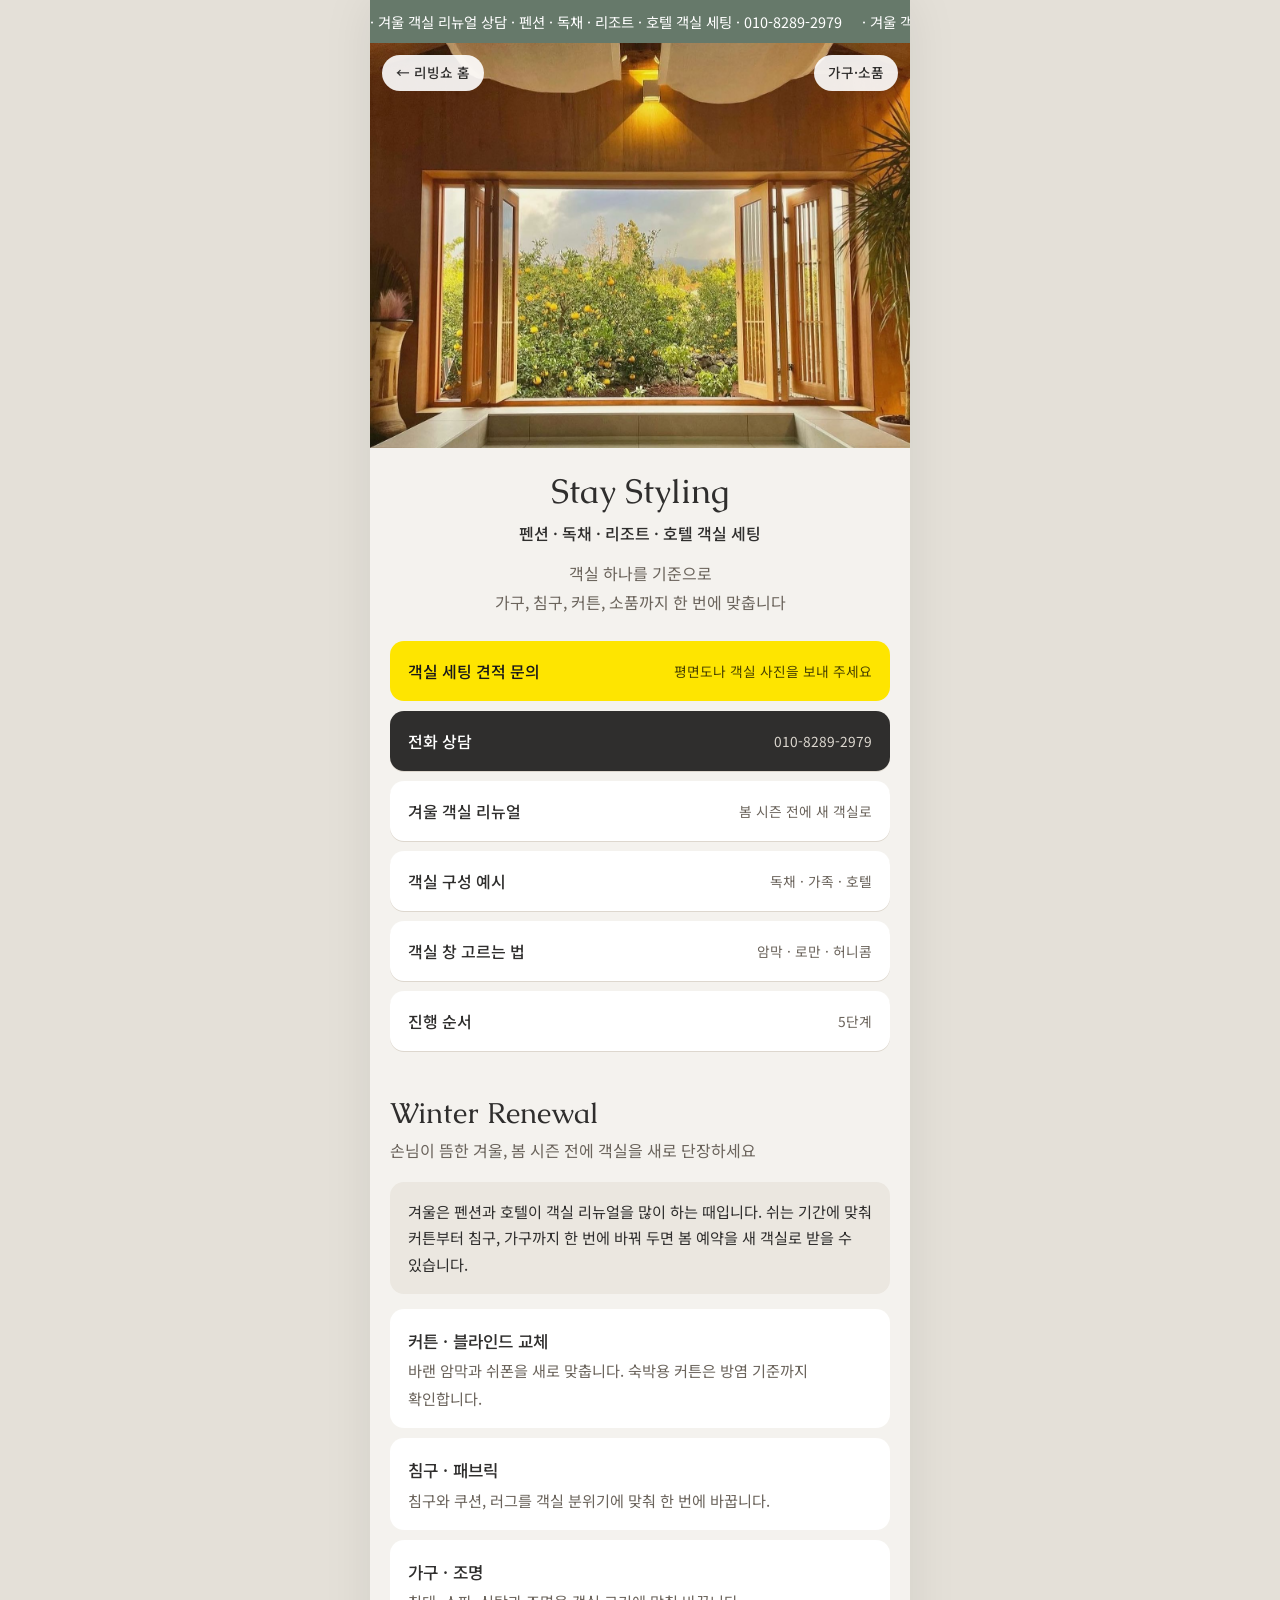
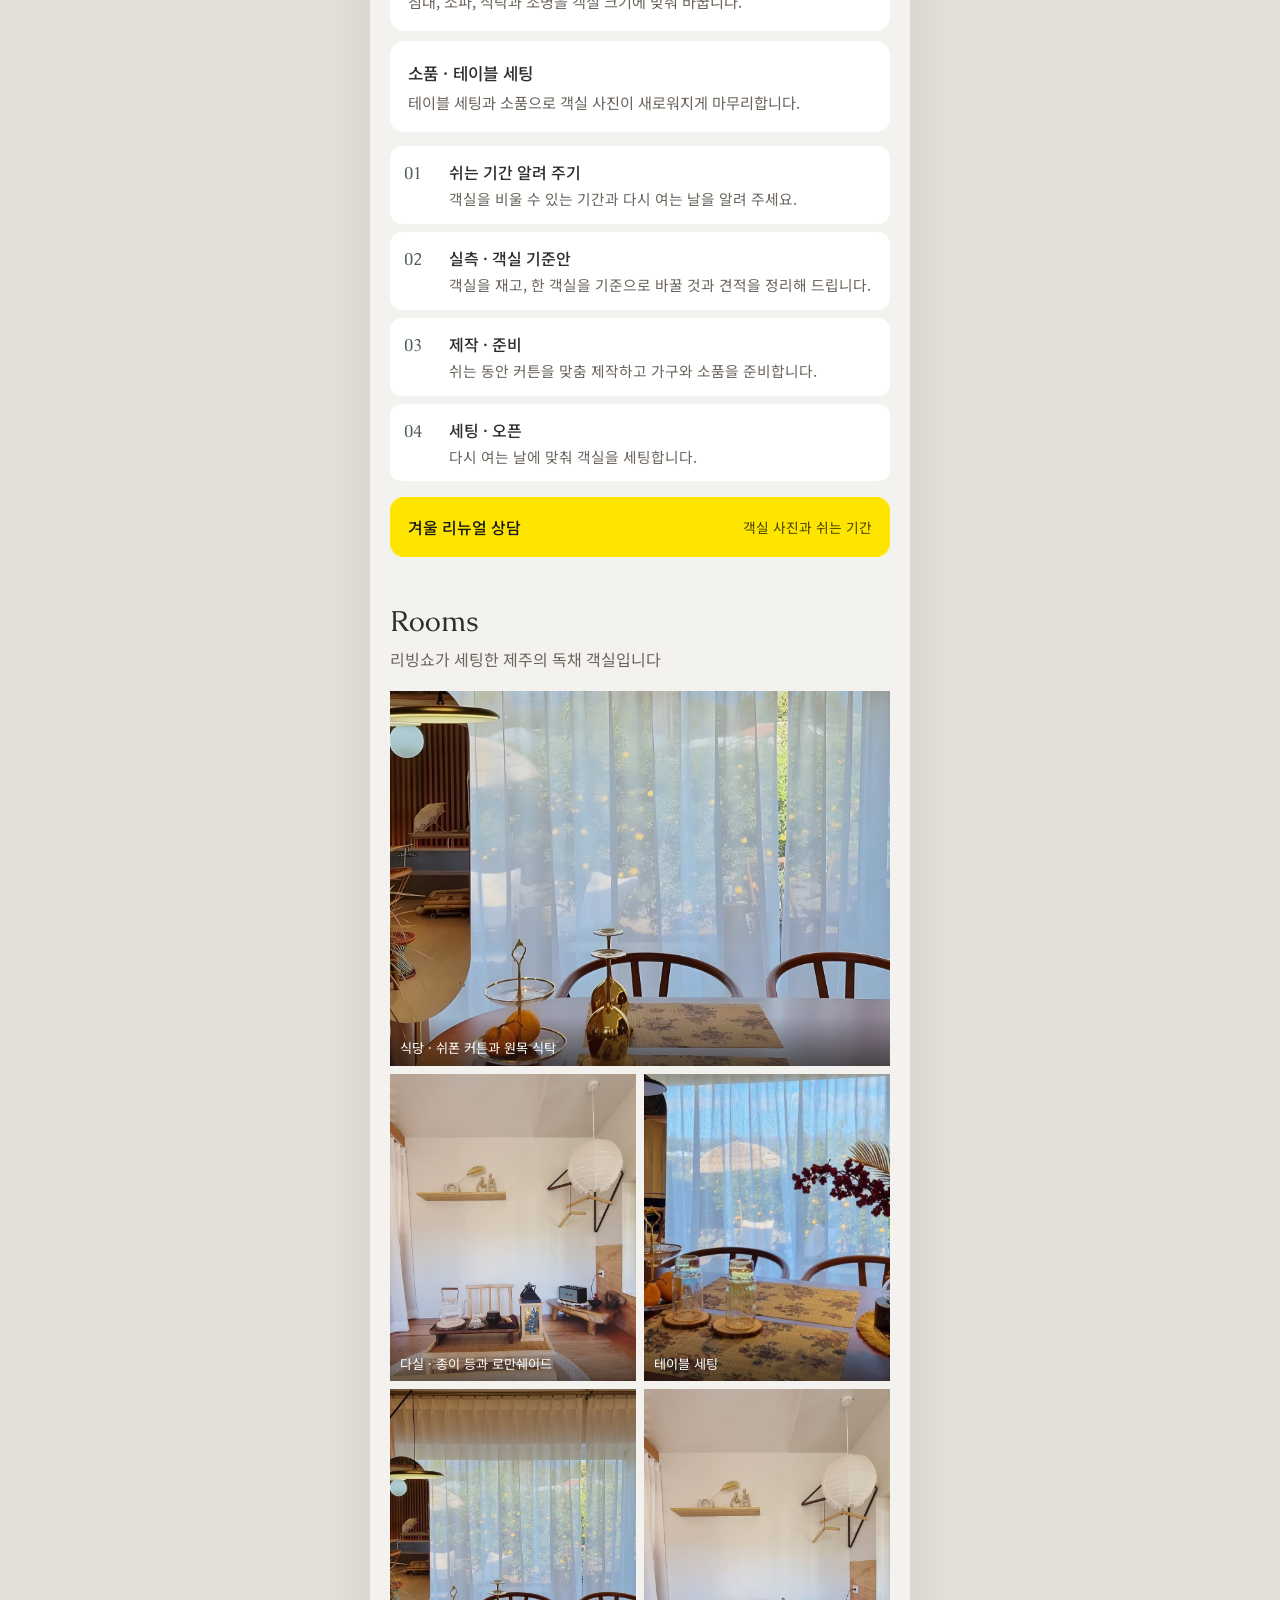
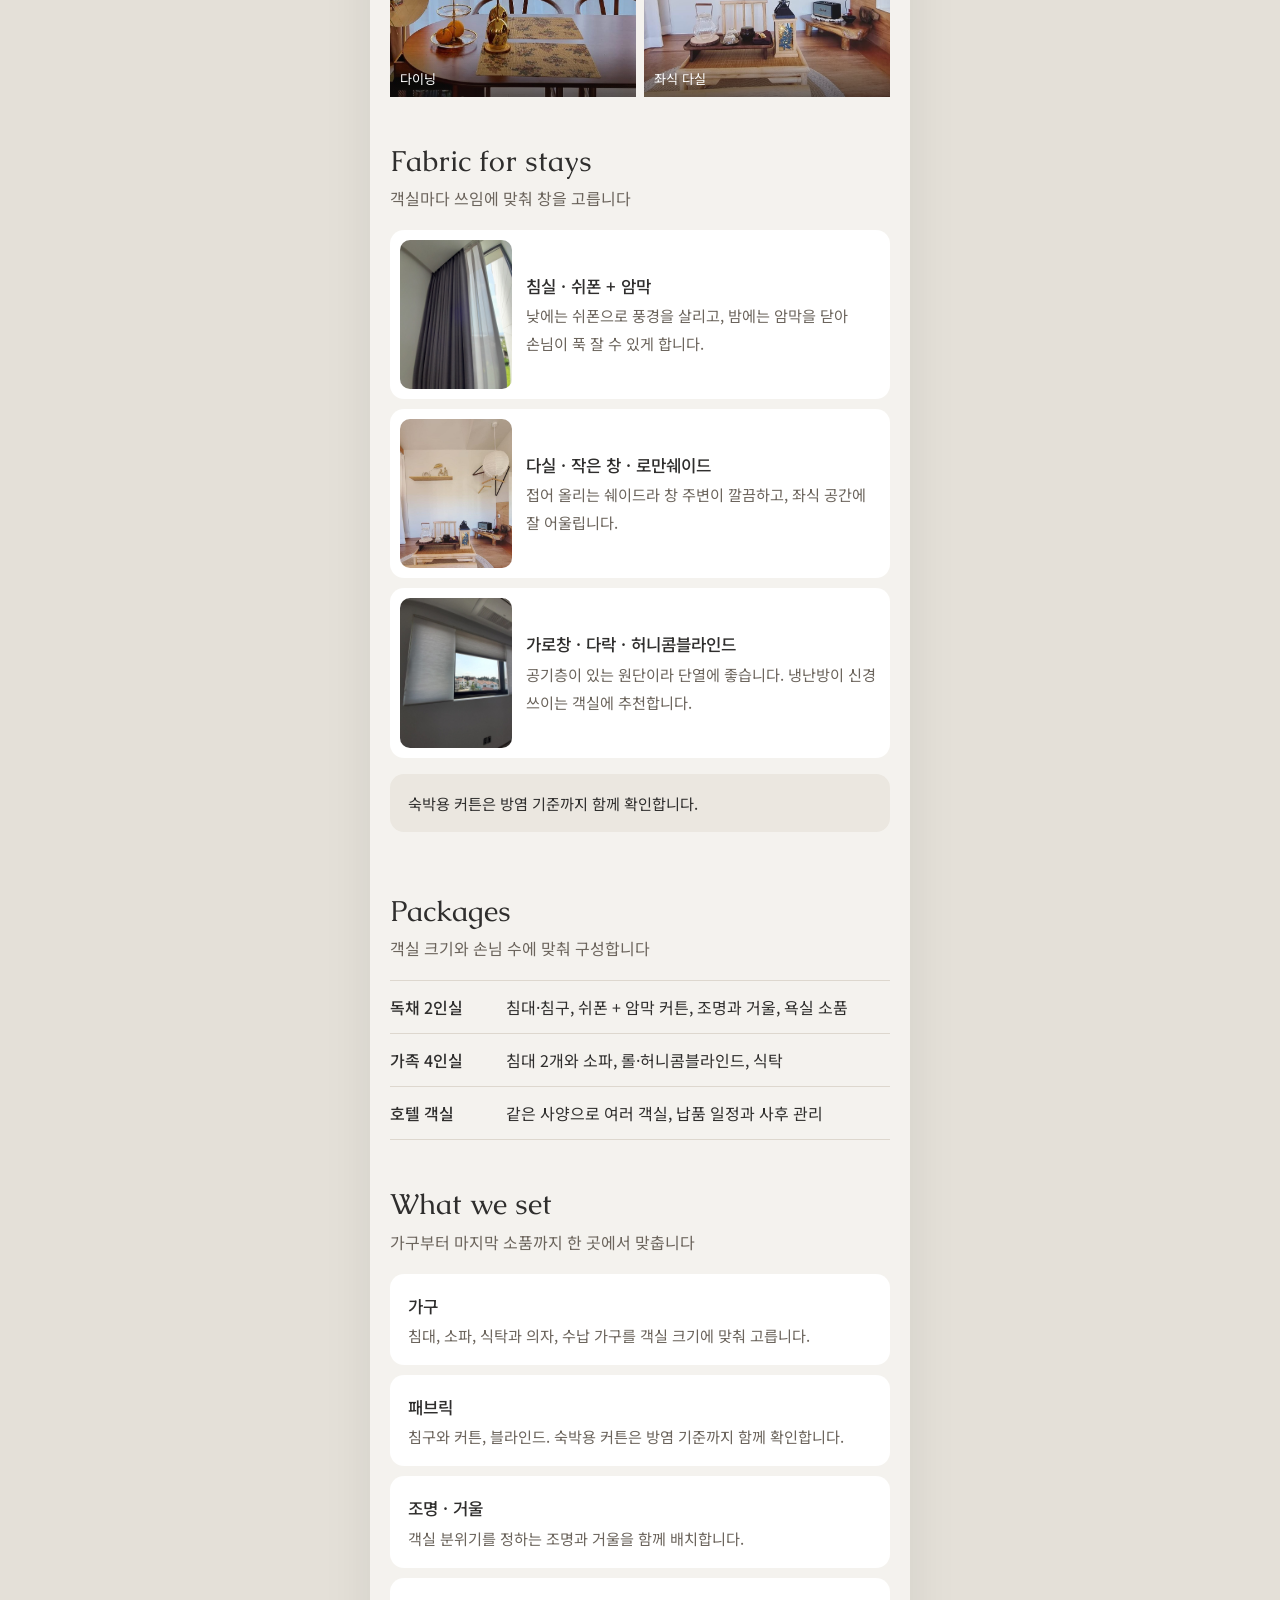
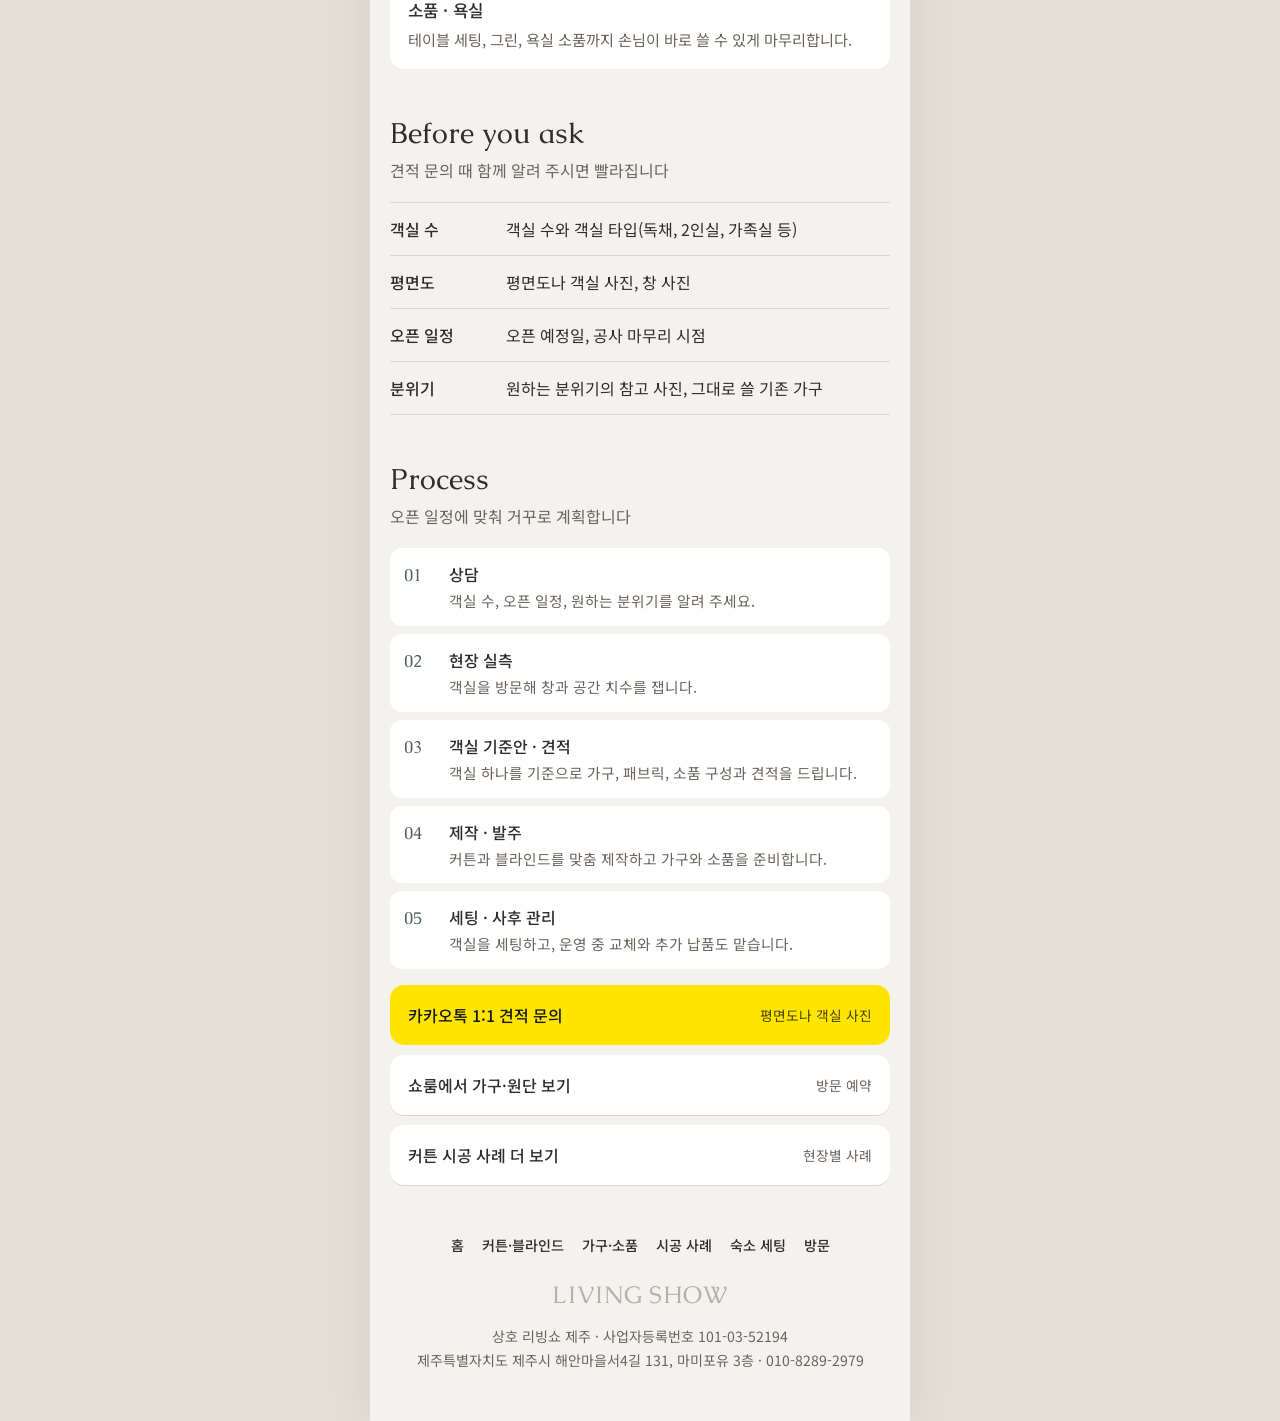
<file: stay/index.html>
<!doctype html>
<html lang="ko">
<head>
<meta charset="utf-8">
<meta name="viewport" content="width=device-width, initial-scale=1, viewport-fit=cover">
<title>리빙쇼 숙소 세팅 | 제주 펜션·호텔 객실 리뉴얼, 가구·커튼 납품</title>
<meta name="description" content="제주 펜션, 독채, 리조트, 호텔 객실을 오픈 일정에 맞춰 세팅하고, 손님이 뜸한 겨울에는 객실 리뉴얼을 맡습니다. 객실 하나를 기준으로 가구, 침구, 커튼, 조명, 소품까지 한 번에 맞추고 숙박용 커튼은 방염 기준까지 확인합니다.">
<link rel="canonical" href="https://livingshow.kr/stay/">
<meta property="og:type" content="website">
<meta property="og:site_name" content="리빙쇼 제주">
<meta property="og:locale" content="ko_KR">
<meta property="og:title" content="리빙쇼 숙소 세팅 | Stay Styling">
<meta property="og:description" content="객실 하나를 기준으로 가구, 침구, 커튼, 소품까지 한 번에 맞춥니다.">
<meta property="og:url" content="https://livingshow.kr/stay/">
<meta property="og:image" content="https://livingshow.kr/img/stay-bath.jpg">
<meta name="theme-color" content="#66796a">
<link rel="icon" href="/favicon.svg" type="image/svg+xml">
<link rel="preconnect" href="https://fonts.googleapis.com">
<link rel="preconnect" href="https://fonts.gstatic.com" crossorigin>
<link rel="stylesheet" href="https://fonts.googleapis.com/css2?family=Caudex&family=Noto+Sans+KR:wght@400;500&display=swap">
<link rel="stylesheet" href="/assets/pages.css">
</head>
<body>
<div class="page">
  <div class="marquee" aria-hidden="true"><span>· 겨울 객실 리뉴얼 상담 · 펜션 · 독채 · 리조트 · 호텔 객실 세팅 · 010-8289-2979 &nbsp;&nbsp;&nbsp; · 겨울 객실 리뉴얼 상담 · 펜션 · 독채 · 리조트 · 호텔 객실 세팅 · 010-8289-2979 &nbsp;&nbsp;&nbsp;</span></div>

  <div class="cover">
    <img src="/img/stay-bath.jpg" alt="귤밭이 보이는 독채 객실 욕조">
    <div class="bar"><a href="/">← 리빙쇼 홈</a><a href="/furniture/">가구·소품</a></div>
  </div>

  <header class="intro">
    <h1 class="en">Stay Styling</h1>
    <p class="kr">펜션 · 독채 · 리조트 · 호텔 객실 세팅</p>
    <p class="tag">객실 하나를 기준으로<br>가구, 침구, 커튼, 소품까지 한 번에 맞춥니다</p>
  </header>

  <nav class="links" aria-label="상담 바로가기">
    <a class="kakao" href="http://pf.kakao.com/_xnjxnWX/chat">객실 세팅 견적 문의 <small>평면도나 객실 사진을 보내 주세요</small></a>
    <a class="dark" href="tel:010-8289-2979">전화 상담 <small>010-8289-2979</small></a>
    <a href="#renewal">겨울 객실 리뉴얼 <small>봄 시즌 전에 새 객실로</small></a>
    <a href="#rooms">객실 구성 예시 <small>독채 · 가족 · 호텔</small></a>
    <a href="#fabric">객실 창 고르는 법 <small>암막 · 로만 · 허니콤</small></a>
    <a href="#process">진행 순서 <small>5단계</small></a>
  </nav>

  <section id="renewal">
    <h2>Winter Renewal</h2>
    <p class="lead">손님이 뜸한 겨울, 봄 시즌 전에 객실을 새로 단장하세요</p>
    <p class="note">겨울은 펜션과 호텔이 객실 리뉴얼을 많이 하는 때입니다. 쉬는 기간에 맞춰 커튼부터 침구, 가구까지 한 번에 바꿔 두면 봄 예약을 새 객실로 받을 수 있습니다.</p>
    <div class="cards" style="margin-top:14px">
      <div class="card"><b>커튼 · 블라인드 교체</b><span>바랜 암막과 쉬폰을 새로 맞춥니다. 숙박용 커튼은 방염 기준까지 확인합니다.</span></div>
      <div class="card"><b>침구 · 패브릭</b><span>침구와 쿠션, 러그를 객실 분위기에 맞춰 한 번에 바꿉니다.</span></div>
      <div class="card"><b>가구 · 조명</b><span>침대, 소파, 식탁과 조명을 객실 크기에 맞춰 바꿉니다.</span></div>
      <div class="card"><b>소품 · 테이블 세팅</b><span>테이블 세팅과 소품으로 객실 사진이 새로워지게 마무리합니다.</span></div>
    </div>
    <ol class="steps" style="margin-top:14px">
      <li><div><b>쉬는 기간 알려 주기</b><span>객실을 비울 수 있는 기간과 다시 여는 날을 알려 주세요.</span></div></li>
      <li><div><b>실측 · 객실 기준안</b><span>객실을 재고, 한 객실을 기준으로 바꿀 것과 견적을 정리해 드립니다.</span></div></li>
      <li><div><b>제작 · 준비</b><span>쉬는 동안 커튼을 맞춤 제작하고 가구와 소품을 준비합니다.</span></div></li>
      <li><div><b>세팅 · 오픈</b><span>다시 여는 날에 맞춰 객실을 세팅합니다.</span></div></li>
    </ol>
    <div class="links" style="padding:16px 0 0">
      <a class="kakao" href="http://pf.kakao.com/_xnjxnWX/chat">겨울 리뉴얼 상담 <small>객실 사진과 쉬는 기간</small></a>
    </div>
  </section>

  <section id="gallery">
    <h2>Rooms</h2>
    <p class="lead">리빙쇼가 세팅한 제주의 독채 객실입니다</p>
    <div class="grid2">
      <figure class="wide"><img src="/img/hero-b.jpg" alt="귤밭이 보이는 독채 객실 식당, 쉬폰 커튼과 원목 식탁" style="object-position:50% 60%"><figcaption>식당 · 쉬폰 커튼과 원목 식탁</figcaption></figure>
      <figure><img src="/img/stay-room.jpg" alt="종이 등과 로만쉐이드가 있는 다실"><figcaption>다실 · 종이 등과 로만쉐이드</figcaption></figure>
      <figure><img src="/img/stay-table.jpg" alt="독채 객실 식탁 위 테이블 매트와 다과 세팅"><figcaption>테이블 세팅</figcaption></figure>
      <figure><img src="/img/stay-dining.jpg" alt="독채 객실 다이닝 공간"><figcaption>다이닝</figcaption></figure>
      <figure><img src="/img/stay-tearoom.jpg" alt="종이 등과 좌식 테이블을 둔 독채 객실 다실" loading="lazy"><figcaption>좌식 다실</figcaption></figure>
    </div>
  </section>

  <section id="fabric">
    <h2>Fabric for stays</h2>
    <p class="lead">객실마다 쓰임에 맞춰 창을 고릅니다</p>
    <div class="cards">
      <div class="case-card">
        <figure><img src="/img/dx-blackout.jpg" alt="쉬폰과 그레이 암막을 겹쳐 단 방" loading="lazy"></figure>
        <div><b>침실 · 쉬폰 + 암막</b><span>낮에는 쉬폰으로 풍경을 살리고, 밤에는 암막을 닫아 손님이 푹 잘 수 있게 합니다.</span></div>
      </div>
      <div class="case-card">
        <figure><img src="/img/stay-room.jpg" alt="로만쉐이드를 단 독채 객실 다실" loading="lazy"></figure>
        <div><b>다실 · 작은 창 · 로만쉐이드</b><span>접어 올리는 쉐이드라 창 주변이 깔끔하고, 좌식 공간에 잘 어울립니다.</span></div>
      </div>
      <div class="case-card">
        <figure><img src="/img/dx-honey.jpg" alt="가로창에 단 허니콤블라인드" loading="lazy"></figure>
        <div><b>가로창 · 다락 · 허니콤블라인드</b><span>공기층이 있는 원단이라 단열에 좋습니다. 냉난방이 신경 쓰이는 객실에 추천합니다.</span></div>
      </div>
    </div>
    <p class="note" style="margin-top:16px">숙박용 커튼은 방염 기준까지 함께 확인합니다.</p>
  </section>

  <section id="rooms">
    <h2>Packages</h2>
    <p class="lead">객실 크기와 손님 수에 맞춰 구성합니다</p>
    <ul class="list">
      <li><b>독채 2인실</b><span>침대·침구, 쉬폰 + 암막 커튼, 조명과 거울, 욕실 소품</span></li>
      <li><b>가족 4인실</b><span>침대 2개와 소파, 롤·허니콤블라인드, 식탁</span></li>
      <li><b>호텔 객실</b><span>같은 사양으로 여러 객실, 납품 일정과 사후 관리</span></li>
    </ul>
  </section>

  <section>
    <h2>What we set</h2>
    <p class="lead">가구부터 마지막 소품까지 한 곳에서 맞춥니다</p>
    <div class="cards">
      <div class="card"><b>가구</b><span>침대, 소파, 식탁과 의자, 수납 가구를 객실 크기에 맞춰 고릅니다.</span></div>
      <div class="card"><b>패브릭</b><span>침구와 커튼, 블라인드. 숙박용 커튼은 방염 기준까지 함께 확인합니다.</span></div>
      <div class="card"><b>조명 · 거울</b><span>객실 분위기를 정하는 조명과 거울을 함께 배치합니다.</span></div>
      <div class="card"><b>소품 · 욕실</b><span>테이블 세팅, 그린, 욕실 소품까지 손님이 바로 쓸 수 있게 마무리합니다.</span></div>
    </div>
  </section>

  <section id="checklist">
    <h2>Before you ask</h2>
    <p class="lead">견적 문의 때 함께 알려 주시면 빨라집니다</p>
    <ul class="list">
      <li><b>객실 수</b><span>객실 수와 객실 타입(독채, 2인실, 가족실 등)</span></li>
      <li><b>평면도</b><span>평면도나 객실 사진, 창 사진</span></li>
      <li><b>오픈 일정</b><span>오픈 예정일, 공사 마무리 시점</span></li>
      <li><b>분위기</b><span>원하는 분위기의 참고 사진, 그대로 쓸 기존 가구</span></li>
    </ul>
  </section>

  <section id="process">
    <h2>Process</h2>
    <p class="lead">오픈 일정에 맞춰 거꾸로 계획합니다</p>
    <ol class="steps">
      <li><div><b>상담</b><span>객실 수, 오픈 일정, 원하는 분위기를 알려 주세요.</span></div></li>
      <li><div><b>현장 실측</b><span>객실을 방문해 창과 공간 치수를 잽니다.</span></div></li>
      <li><div><b>객실 기준안 · 견적</b><span>객실 하나를 기준으로 가구, 패브릭, 소품 구성과 견적을 드립니다.</span></div></li>
      <li><div><b>제작 · 발주</b><span>커튼과 블라인드를 맞춤 제작하고 가구와 소품을 준비합니다.</span></div></li>
      <li><div><b>세팅 · 사후 관리</b><span>객실을 세팅하고, 운영 중 교체와 추가 납품도 맡습니다.</span></div></li>
    </ol>
    <div class="links" style="padding:16px 0 0">
      <a class="kakao" href="http://pf.kakao.com/_xnjxnWX/chat">카카오톡 1:1 견적 문의 <small>평면도나 객실 사진</small></a>
      <a href="/visit/">쇼룸에서 가구·원단 보기 <small>방문 예약</small></a>
      <a href="/styling/">커튼 시공 사례 더 보기 <small>현장별 사례</small></a>
    </div>
  </section>

  <footer>
    <nav aria-label="리빙쇼 페이지"><a href="/">홈</a><a href="/fabric/">커튼·블라인드</a><a href="/furniture/">가구·소품</a><a href="/styling/">시공 사례</a><a href="/stay/">숙소 세팅</a><a href="/visit/">방문</a></nav>
    <div class="logo">LIVING SHOW</div>
    상호 리빙쇼 제주 · 사업자등록번호 101-03-52194<br>제주특별자치도 제주시 해안마을서4길 131, 마미포유 3층 · 010-8289-2979
  </footer>
</div>
</body>
</html>
</file>
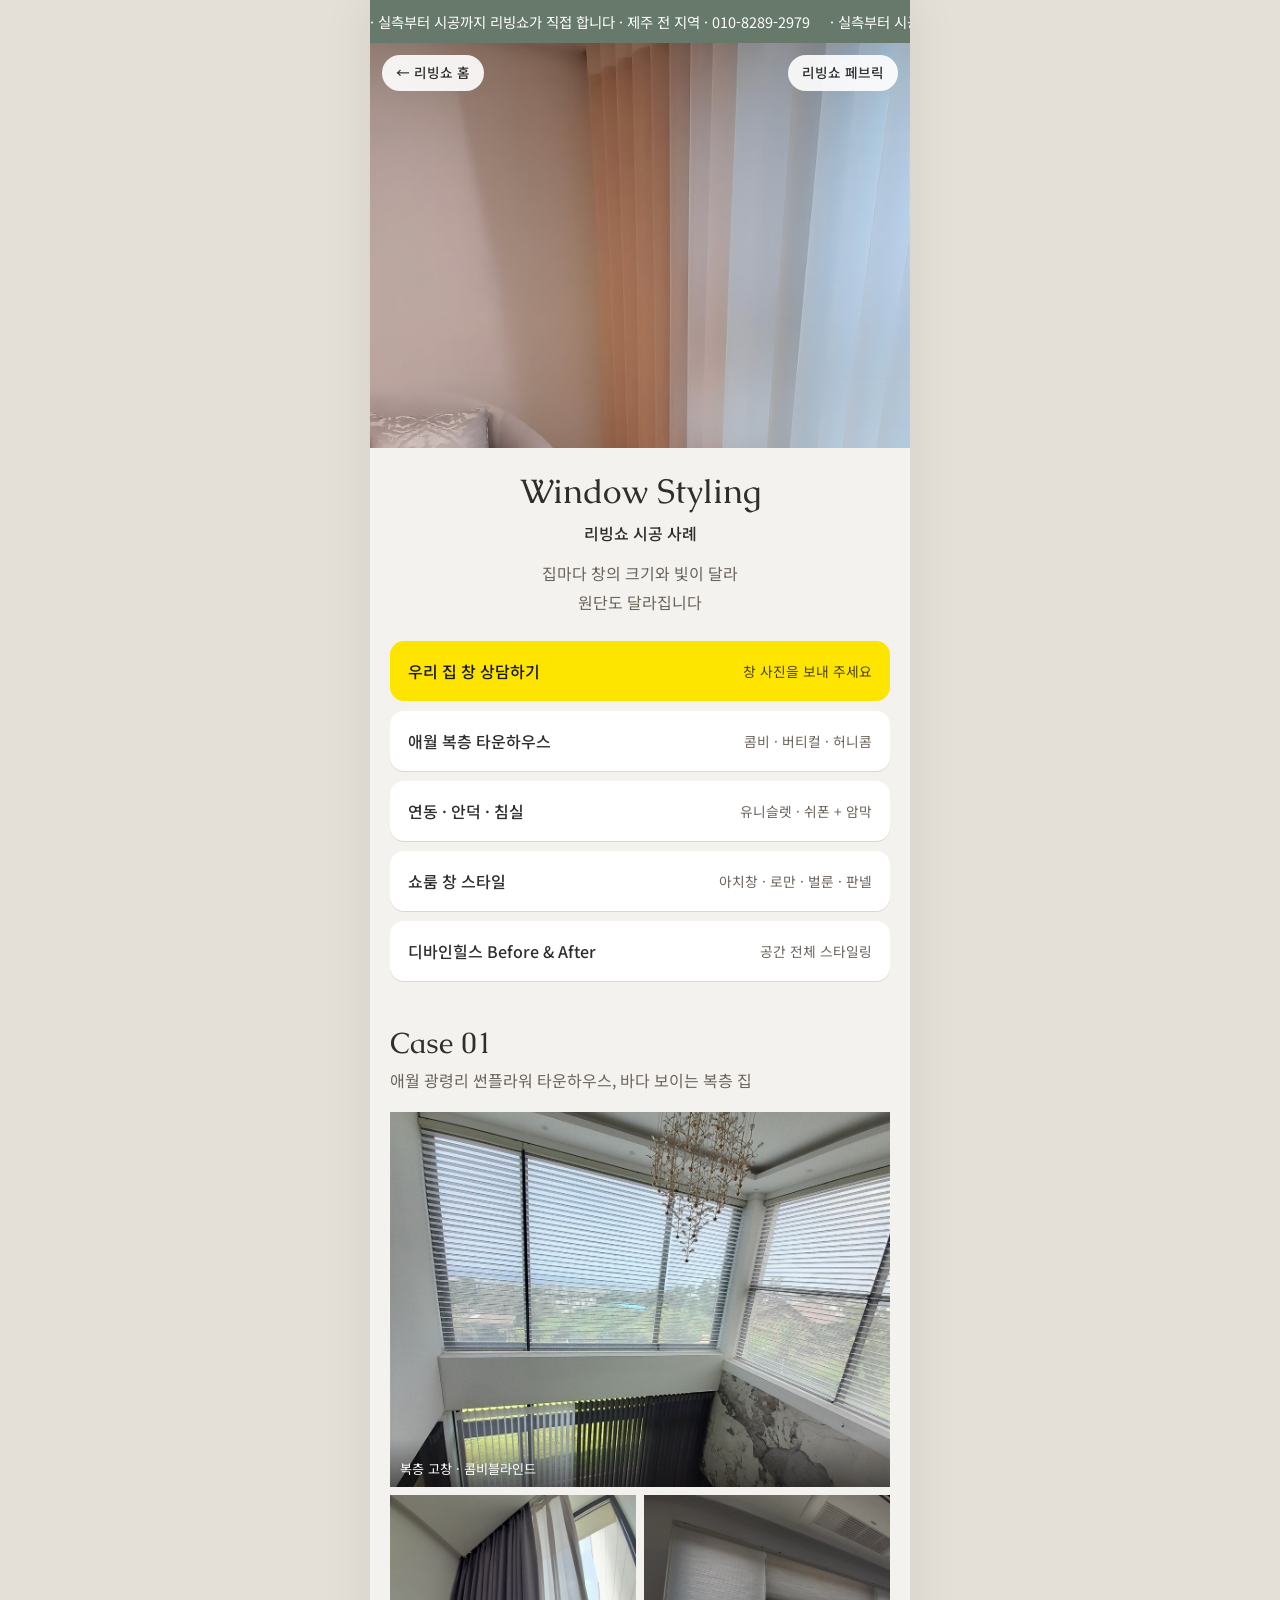
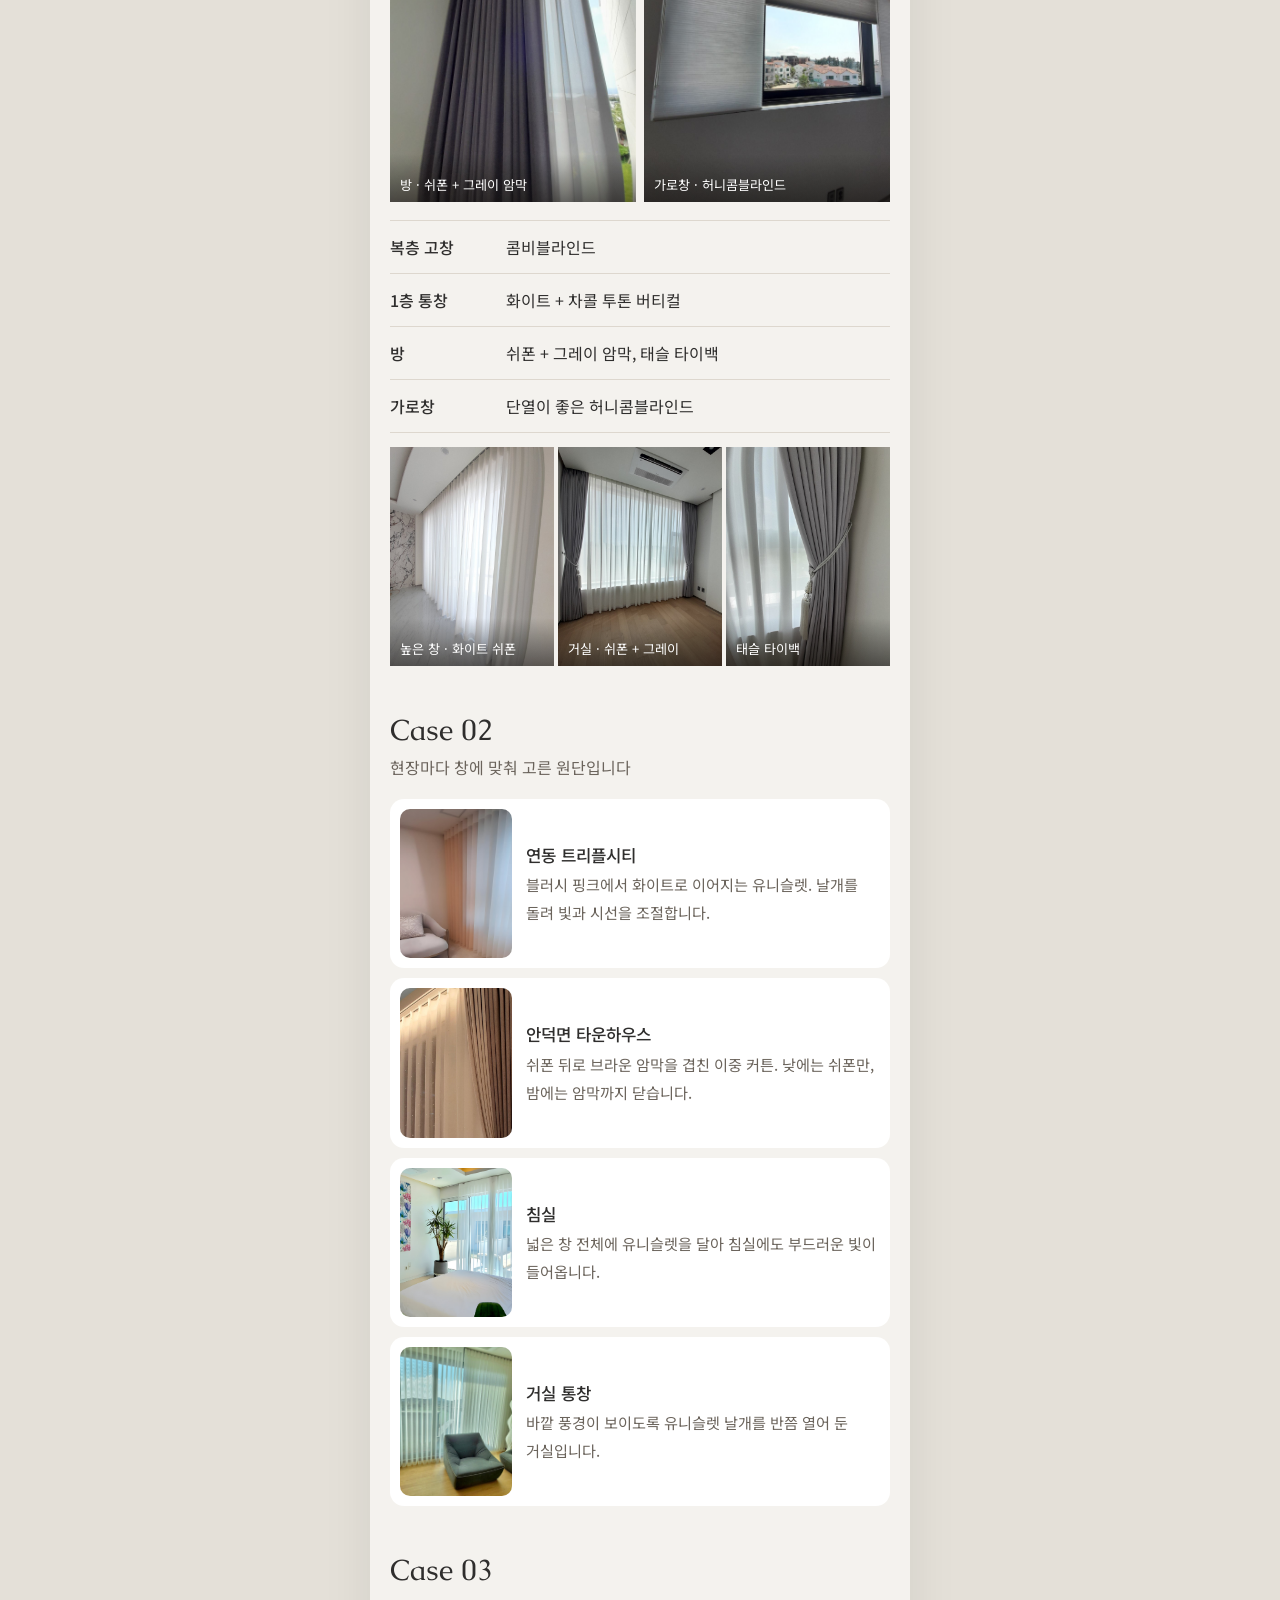
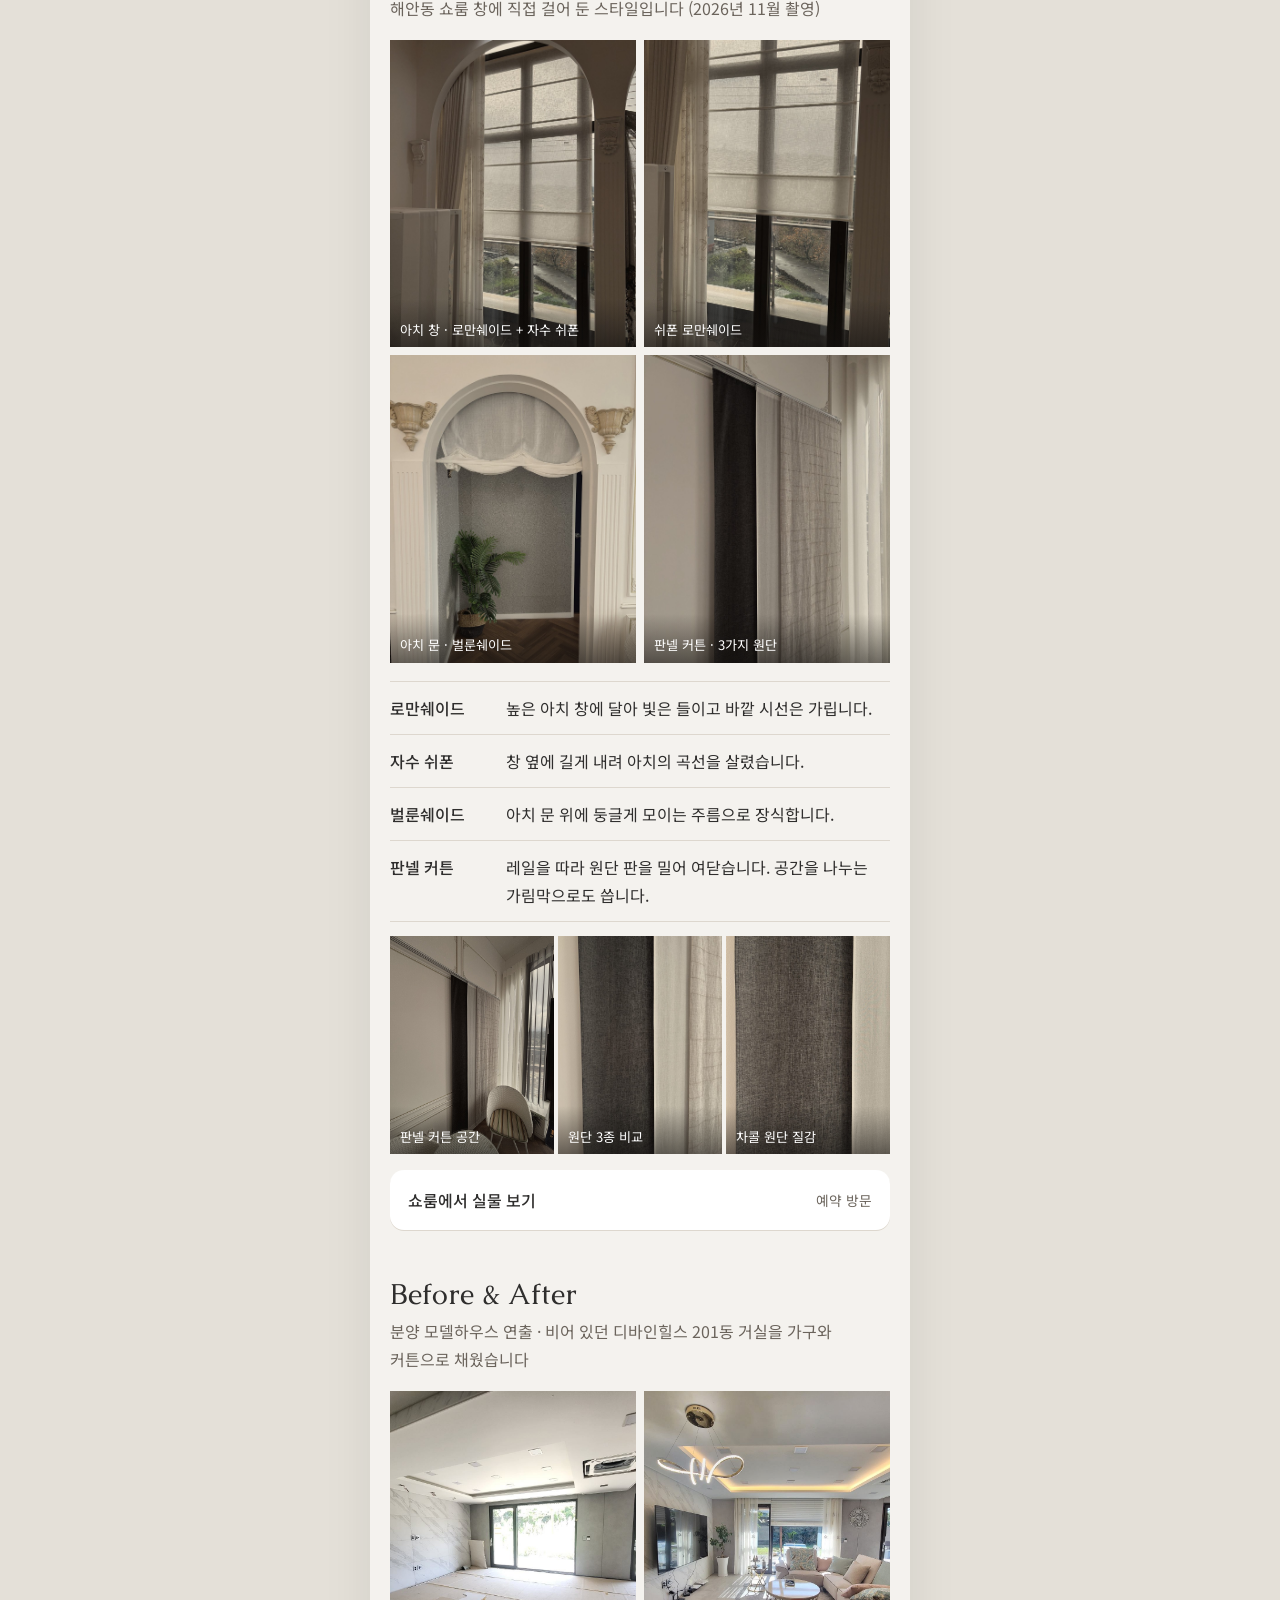
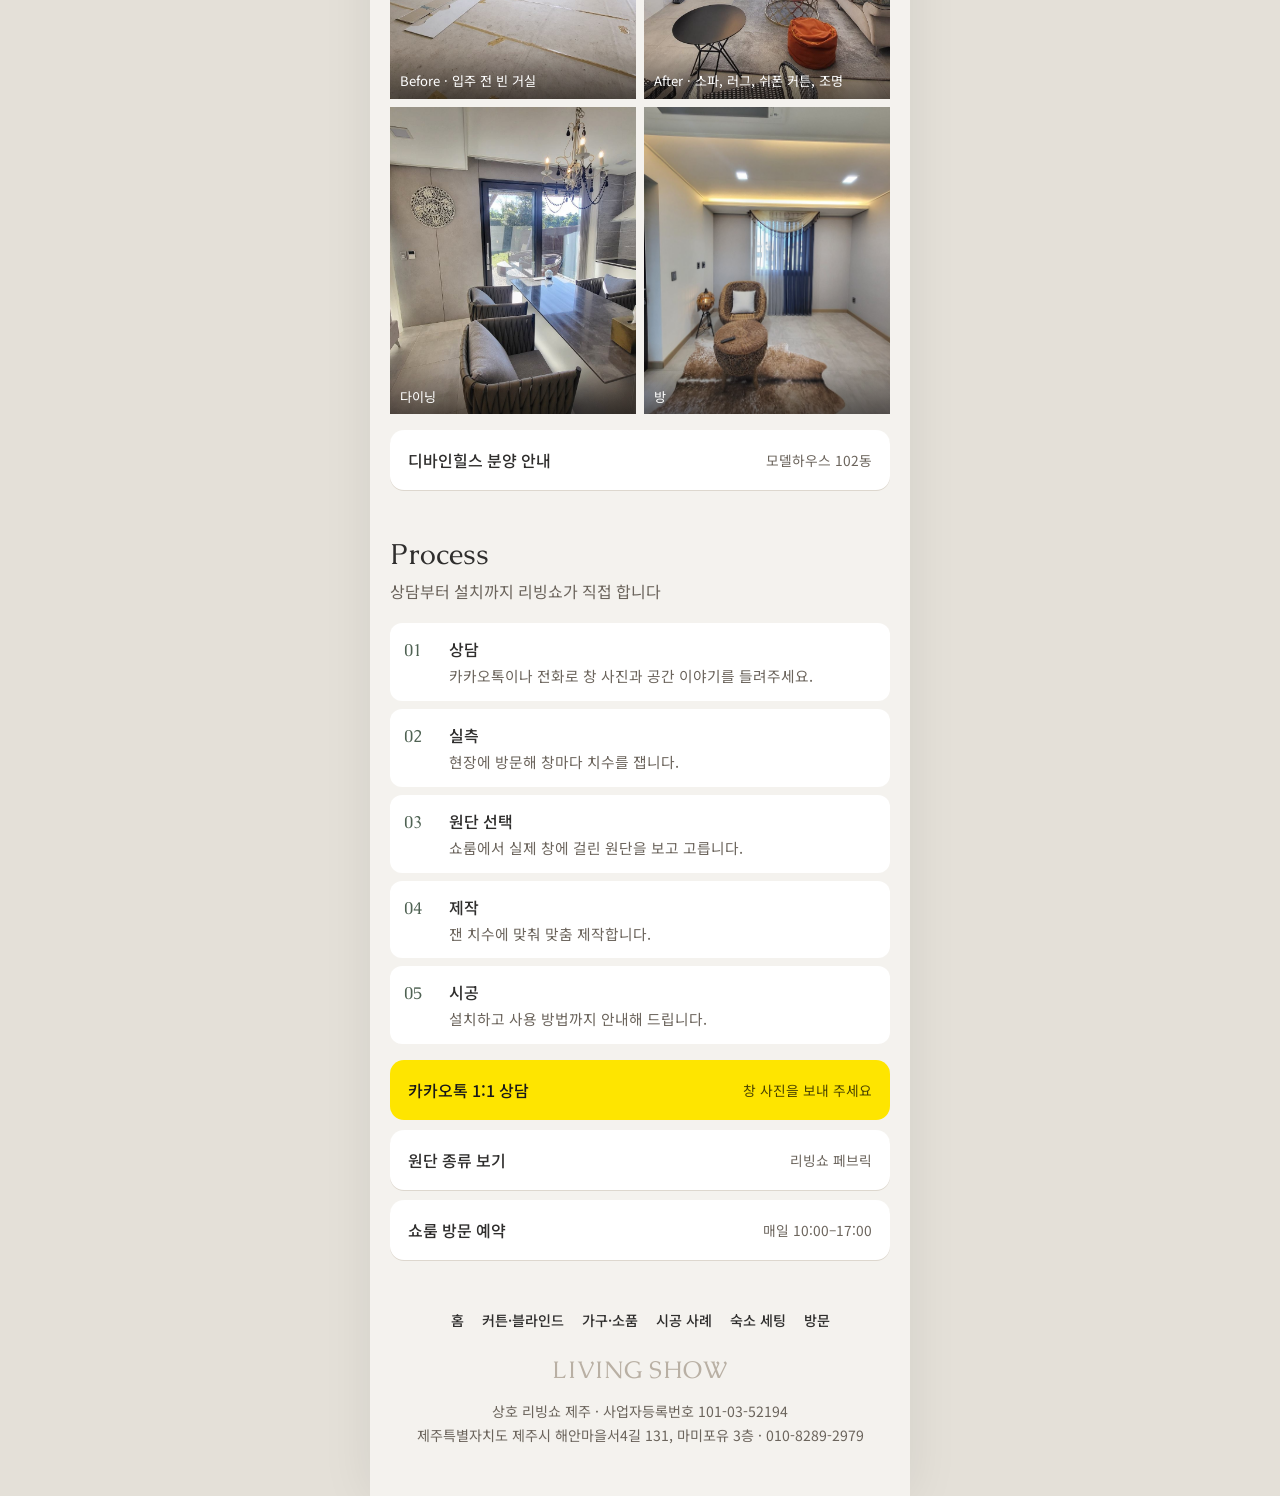
<file: styling/index.html>
<!doctype html>
<html lang="ko">
<head>
<meta charset="utf-8">
<meta name="viewport" content="width=device-width, initial-scale=1, viewport-fit=cover">
<title>리빙쇼 시공 사례 | 제주 커튼·블라인드 윈도우 스타일링</title>
<meta name="description" content="리빙쇼가 제주 곳곳의 집에 직접 단 커튼과 블라인드 시공 사례. 애월 복층 타운하우스, 연동 트리플시티, 안덕면 타운하우스, 디바인힐스 Before & After까지 현장별로 모았습니다.">
<link rel="canonical" href="https://livingshow.kr/styling/">
<meta property="og:type" content="website">
<meta property="og:site_name" content="리빙쇼 제주">
<meta property="og:locale" content="ko_KR">
<meta property="og:title" content="리빙쇼 시공 사례 | Window Styling">
<meta property="og:description" content="창마다 어울리는 원단을 골라 직접 답니다. 제주 현장별 커튼·블라인드 시공 사례.">
<meta property="og:url" content="https://livingshow.kr/styling/">
<meta property="og:image" content="https://livingshow.kr/img/dx-tall.jpg">
<meta name="theme-color" content="#66796a">
<link rel="icon" href="/favicon.svg" type="image/svg+xml">
<link rel="preconnect" href="https://fonts.googleapis.com">
<link rel="preconnect" href="https://fonts.gstatic.com" crossorigin>
<link rel="stylesheet" href="https://fonts.googleapis.com/css2?family=Caudex&family=Noto+Sans+KR:wght@400;500&display=swap">
<link rel="stylesheet" href="/assets/pages.css">
</head>
<body>
<div class="page">
  <div class="marquee" aria-hidden="true"><span>· 실측부터 시공까지 리빙쇼가 직접 합니다 · 제주 전 지역 · 010-8289-2979 &nbsp;&nbsp;&nbsp; · 실측부터 시공까지 리빙쇼가 직접 합니다 · 제주 전 지역 · 010-8289-2979 &nbsp;&nbsp;&nbsp;</span></div>

  <div class="cover">
    <img src="/img/ws-feature.jpg" alt="연동 트리플시티, 블러시 핑크와 화이트 유니슬렛을 단 창가" style="object-position:50% 40%">
    <div class="bar"><a href="/">← 리빙쇼 홈</a><a href="/fabric/">리빙쇼 페브릭</a></div>
  </div>

  <header class="intro">
    <h1 class="en">Window Styling</h1>
    <p class="kr">리빙쇼 시공 사례</p>
    <p class="tag">집마다 창의 크기와 빛이 달라<br>원단도 달라집니다</p>
  </header>

  <nav class="links" aria-label="바로가기">
    <a class="kakao" href="http://pf.kakao.com/_xnjxnWX/chat">우리 집 창 상담하기 <small>창 사진을 보내 주세요</small></a>
    <a href="#aewol">애월 복층 타운하우스 <small>콤비 · 버티컬 · 허니콤</small></a>
    <a href="#homes">연동 · 안덕 · 침실 <small>유니슬렛 · 쉬폰 + 암막</small></a>
    <a href="#showroom-windows">쇼룸 창 스타일 <small>아치창 · 로만 · 벌룬 · 판넬</small></a>
    <a href="#before-after">디바인힐스 Before &amp; After <small>공간 전체 스타일링</small></a>
  </nav>

  <section id="aewol">
    <h2>Case 01</h2>
    <p class="lead">애월 광령리 썬플라워 타운하우스, 바다 보이는 복층 집</p>
    <div class="grid2">
      <figure class="wide"><img src="/img/dx-tall.jpg" alt="애월 복층 거실 고창의 콤비블라인드와 1층 버티컬" style="object-position:50% 30%"><figcaption>복층 고창 · 콤비블라인드</figcaption></figure>
      <figure><img src="/img/dx-blackout.jpg" alt="애월 타운하우스 방의 쉬폰과 그레이 암막 커튼"><figcaption>방 · 쉬폰 + 그레이 암막</figcaption></figure>
      <figure><img src="/img/dx-honey.jpg" alt="애월 타운하우스 가로창의 허니콤블라인드"><figcaption>가로창 · 허니콤블라인드</figcaption></figure>
    </div>
    <ul class="list" style="margin-top:18px">
      <li><b>복층 고창</b><span>콤비블라인드</span></li>
      <li><b>1층 통창</b><span>화이트 + 차콜 투톤 버티컬</span></li>
      <li><b>방</b><span>쉬폰 + 그레이 암막, 태슬 타이백</span></li>
      <li><b>가로창</b><span>단열이 좋은 허니콤블라인드</span></li>
    </ul>
    <div class="grid3" style="margin-top:14px">
      <figure><img src="/img/dx-sheer.jpg" alt="애월 타운하우스 높은 창의 화이트 쉬폰 커튼" loading="lazy"><figcaption>높은 창 · 화이트 쉬폰</figcaption></figure>
      <figure><img src="/img/dx-gray.jpg" alt="애월 타운하우스 거실의 쉬폰과 그레이 커튼" loading="lazy"><figcaption>거실 · 쉬폰 + 그레이</figcaption></figure>
      <figure><img src="/img/dx-tieback.jpg" alt="그레이 커튼을 묶은 태슬 타이백" loading="lazy"><figcaption>태슬 타이백</figcaption></figure>
    </div>
  </section>

  <section id="homes">
    <h2>Case 02</h2>
    <p class="lead">현장마다 창에 맞춰 고른 원단입니다</p>
    <div class="cards">
      <div class="case-card">
        <figure><img src="/img/ws-feature.jpg" alt="연동 트리플시티, 블러시 핑크와 화이트 유니슬렛"></figure>
        <div><b>연동 트리플시티</b><span>블러시 핑크에서 화이트로 이어지는 유니슬렛. 날개를 돌려 빛과 시선을 조절합니다.</span></div>
      </div>
      <div class="case-card">
        <figure><img src="/img/ws-detail.jpg" alt="안덕면 타운하우스 쉬폰과 브라운 암막 커튼"></figure>
        <div><b>안덕면 타운하우스</b><span>쉬폰 뒤로 브라운 암막을 겹친 이중 커튼. 낮에는 쉬폰만, 밤에는 암막까지 닫습니다.</span></div>
      </div>
      <div class="case-card">
        <figure><img src="/img/hero-d.jpg" alt="유니슬렛과 아트 액자가 있는 침실"></figure>
        <div><b>침실</b><span>넓은 창 전체에 유니슬렛을 달아 침실에도 부드러운 빛이 들어옵니다.</span></div>
      </div>
      <div class="case-card">
        <figure><img src="/img/st-unislat.jpg" alt="거실 통창에 단 유니슬렛과 라운지 의자" loading="lazy"></figure>
        <div><b>거실 통창</b><span>바깥 풍경이 보이도록 유니슬렛 날개를 반쯤 열어 둔 거실입니다.</span></div>
      </div>
    </div>
  </section>

  <section id="showroom-windows">
    <h2>Case 03</h2>
    <p class="lead">해안동 쇼룸 창에 직접 걸어 둔 스타일입니다 (2026년 11월 촬영)</p>
    <div class="grid2">
      <figure><img src="/img/sw-arch.jpg" alt="해안동 쇼룸 아치 창의 쉬폰 로만쉐이드와 자수 쉬폰 커튼" loading="lazy"><figcaption>아치 창 · 로만쉐이드 + 자수 쉬폰</figcaption></figure>
      <figure><img src="/img/sw-roman.jpg" alt="빛을 부드럽게 들이는 쉬폰 로만쉐이드" loading="lazy"><figcaption>쉬폰 로만쉐이드</figcaption></figure>
      <figure><img src="/img/sw-balloon.jpg" alt="쇼룸 안쪽 아치 문에 단 벌룬쉐이드" loading="lazy"><figcaption>아치 문 · 벌룬쉐이드</figcaption></figure>
      <figure><img src="/img/sw-panel.jpg" alt="차콜, 화이트 쉬폰, 린넨 체크 판넬 커튼" loading="lazy"><figcaption>판넬 커튼 · 3가지 원단</figcaption></figure>
    </div>
    <ul class="list" style="margin-top:18px">
      <li><b>로만쉐이드</b><span>높은 아치 창에 달아 빛은 들이고 바깥 시선은 가립니다.</span></li>
      <li><b>자수 쉬폰</b><span>창 옆에 길게 내려 아치의 곡선을 살렸습니다.</span></li>
      <li><b>벌룬쉐이드</b><span>아치 문 위에 둥글게 모이는 주름으로 장식합니다.</span></li>
      <li><b>판넬 커튼</b><span>레일을 따라 원단 판을 밀어 여닫습니다. 공간을 나누는 가림막으로도 씁니다.</span></li>
    </ul>
    <div class="grid3" style="margin-top:14px">
      <figure><img src="/img/sw-panel-room.jpg" alt="판넬 커튼을 단 쇼룸 공간과 의자" loading="lazy"><figcaption>판넬 커튼 공간</figcaption></figure>
      <figure><img src="/img/sw-fabric3.jpg" alt="차콜, 화이트 쉬폰, 린넨 체크 원단을 나란히 건 모습" loading="lazy"><figcaption>원단 3종 비교</figcaption></figure>
      <figure><img src="/img/sw-charcoal.jpg" alt="차콜 원단의 질감 클로즈업" loading="lazy"><figcaption>차콜 원단 질감</figcaption></figure>
    </div>
    <div class="links" style="padding:16px 0 0">
      <a href="/visit/#showroom">쇼룸에서 실물 보기 <small>예약 방문</small></a>
    </div>
  </section>

  <section id="before-after">
    <h2>Before &amp; After</h2>
    <p class="lead">분양 모델하우스 연출 · 비어 있던 디바인힐스 201동 거실을 가구와 커튼으로 채웠습니다</p>
    <div class="grid2">
      <figure><img src="/img/dh-before.jpg" alt="디바인힐스 201동 거실, 연출 전 빈 공간"><figcaption>Before · 입주 전 빈 거실</figcaption></figure>
      <figure><img src="/img/dh-after.jpg" alt="디바인힐스 201동 거실, 리빙쇼 연출 후"><figcaption>After · 소파, 러그, 쉬폰 커튼, 조명</figcaption></figure>
      <figure><img src="/img/dh-dining.jpg" alt="디바인힐스 201동 다이닝 연출"><figcaption>다이닝</figcaption></figure>
      <figure><img src="/img/dh-room.jpg" alt="디바인힐스 201동 방 연출"><figcaption>방</figcaption></figure>
    </div>
    <div class="links" style="padding:16px 0 0">
      <a href="https://divinehills.livingshow.kr/">디바인힐스 분양 안내 <small>모델하우스 102동</small></a>
    </div>
  </section>

  <section>
    <h2>Process</h2>
    <p class="lead">상담부터 설치까지 리빙쇼가 직접 합니다</p>
    <ol class="steps">
      <li><div><b>상담</b><span>카카오톡이나 전화로 창 사진과 공간 이야기를 들려주세요.</span></div></li>
      <li><div><b>실측</b><span>현장에 방문해 창마다 치수를 잽니다.</span></div></li>
      <li><div><b>원단 선택</b><span>쇼룸에서 실제 창에 걸린 원단을 보고 고릅니다.</span></div></li>
      <li><div><b>제작</b><span>잰 치수에 맞춰 맞춤 제작합니다.</span></div></li>
      <li><div><b>시공</b><span>설치하고 사용 방법까지 안내해 드립니다.</span></div></li>
    </ol>
    <div class="links" style="padding:16px 0 0">
      <a class="kakao" href="http://pf.kakao.com/_xnjxnWX/chat">카카오톡 1:1 상담 <small>창 사진을 보내 주세요</small></a>
      <a href="/fabric/">원단 종류 보기 <small>리빙쇼 페브릭</small></a>
      <a href="/visit/">쇼룸 방문 예약 <small>매일 10:00–17:00</small></a>
    </div>
  </section>

  <footer>
    <nav aria-label="리빙쇼 페이지"><a href="/">홈</a><a href="/fabric/">커튼·블라인드</a><a href="/furniture/">가구·소품</a><a href="/styling/">시공 사례</a><a href="/stay/">숙소 세팅</a><a href="/visit/">방문</a></nav>
    <div class="logo">LIVING SHOW</div>
    상호 리빙쇼 제주 · 사업자등록번호 101-03-52194<br>제주특별자치도 제주시 해안마을서4길 131, 마미포유 3층 · 010-8289-2979
  </footer>
</div>
</body>
</html>
</file>
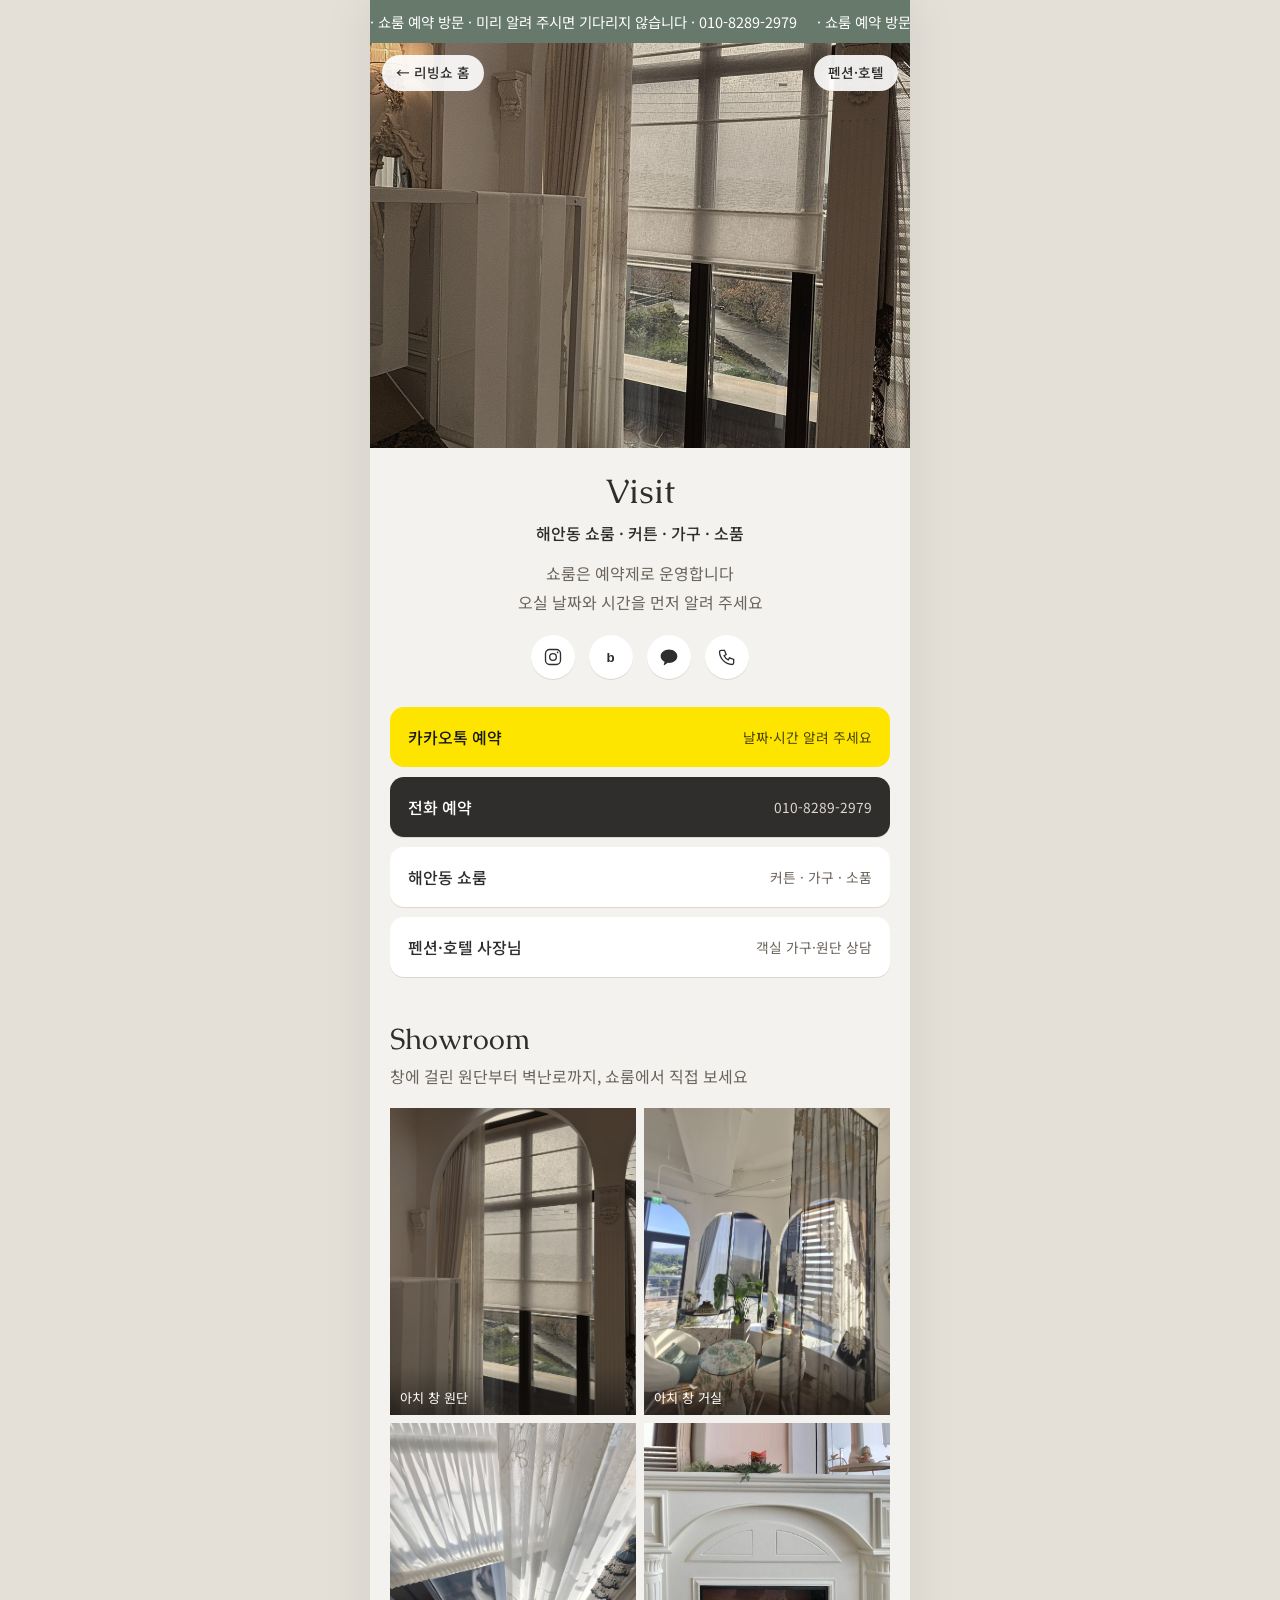
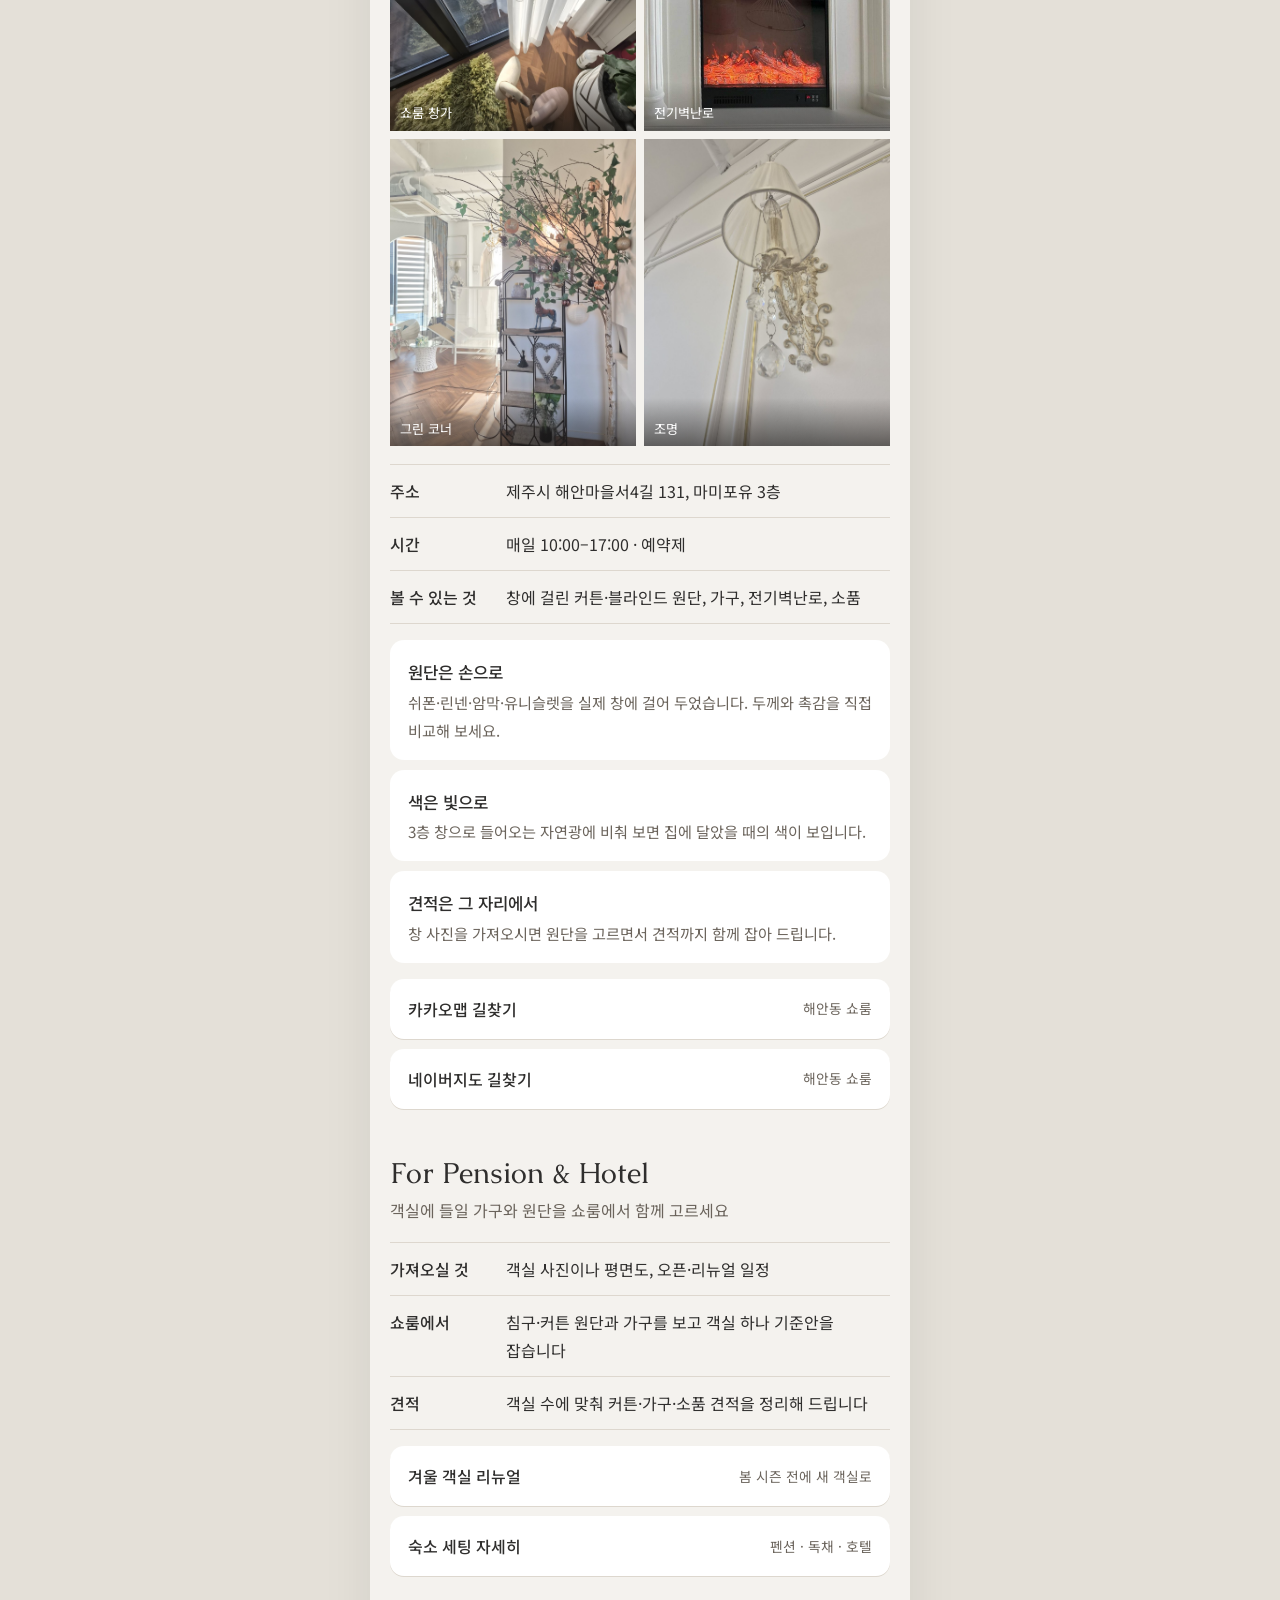
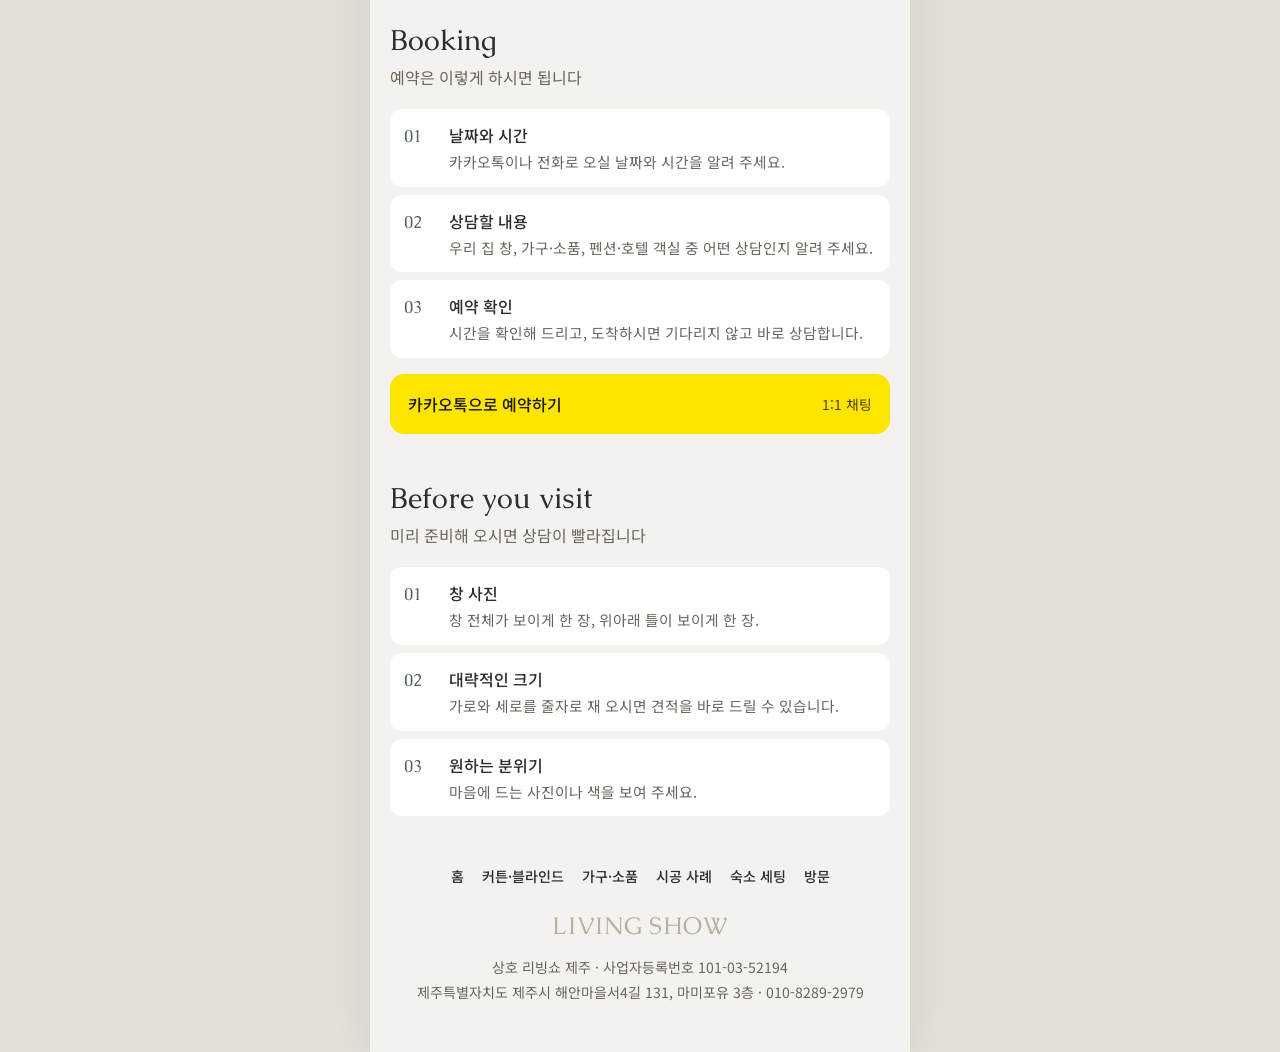
<file: visit/index.html>
<!doctype html>
<html lang="ko">
<head>
<meta charset="utf-8">
<meta name="viewport" content="width=device-width, initial-scale=1, viewport-fit=cover">
<title>리빙쇼 방문 예약 | 해안동 쇼룸 오시는 길</title>
<meta name="description" content="리빙쇼 해안동 쇼룸(제주시 해안마을서4길 131, 마미포유 3층) 오시는 길. 커튼·블라인드 원단과 가구, 소품을 직접 보고 고르세요. 매일 10:00–17:00 예약제로 운영합니다. 010-8289-2979">
<link rel="canonical" href="https://livingshow.kr/visit/">
<meta property="og:type" content="website">
<meta property="og:site_name" content="리빙쇼 제주">
<meta property="og:locale" content="ko_KR">
<meta property="og:title" content="리빙쇼 방문 예약 | 해안동 쇼룸">
<meta property="og:description" content="예약하고 오시면 기다리지 않고 상담받으실 수 있어요. 해안동 쇼룸 창에 걸어 둔 원단을 직접 보세요.">
<meta property="og:url" content="https://livingshow.kr/visit/">
<meta property="og:image" content="https://livingshow.kr/img/sw-showroom.jpg">
<meta name="theme-color" content="#66796a">
<link rel="icon" href="/favicon.svg" type="image/svg+xml">
<link rel="preconnect" href="https://fonts.googleapis.com">
<link rel="preconnect" href="https://fonts.gstatic.com" crossorigin>
<link rel="stylesheet" href="https://fonts.googleapis.com/css2?family=Caudex&family=Noto+Sans+KR:wght@400;500&display=swap">
<link rel="stylesheet" href="/assets/pages.css">
</head>
<body>
<div class="page">
  <div class="marquee" aria-hidden="true"><span>· 쇼룸 예약 방문 · 미리 알려 주시면 기다리지 않습니다 · 010-8289-2979 &nbsp;&nbsp;&nbsp; · 쇼룸 예약 방문 · 미리 알려 주시면 기다리지 않습니다 · 010-8289-2979 &nbsp;&nbsp;&nbsp;</span></div>

  <div class="cover">
    <img src="/img/sw-showroom.jpg" alt="로만쉐이드와 쉬폰을 단 해안동 쇼룸 창가" style="object-position:50% 40%">
    <div class="bar"><a href="/">← 리빙쇼 홈</a><a href="/stay/">펜션·호텔</a></div>
  </div>

  <header class="intro">
    <h1 class="en">Visit</h1>
    <p class="kr">해안동 쇼룸 · 커튼 · 가구 · 소품</p>
    <p class="tag">쇼룸은 예약제로 운영합니다<br>오실 날짜와 시간을 먼저 알려 주세요</p>
    <div class="icons">
      <a href="https://www.instagram.com/livingshow_fabric/" aria-label="인스타그램"><svg viewBox="0 0 24 24" fill="none" stroke="currentColor" stroke-width="1.6"><rect x="3" y="3" width="18" height="18" rx="5"/><circle cx="12" cy="12" r="4"/><circle cx="17.5" cy="6.5" r="1" fill="currentColor" stroke="none"/></svg></a>
      <a href="https://blog.naver.com/arishow-88" aria-label="네이버 블로그"><svg viewBox="0 0 24 24"><text x="6.5" y="18" font-family="Arial, sans-serif" font-size="16" font-weight="700" fill="currentColor">b</text></svg></a>
      <a href="http://pf.kakao.com/_xnjxnWX/chat" aria-label="카카오톡 상담"><svg viewBox="0 0 24 24"><path fill="currentColor" d="M12 3C6.5 3 2 6.6 2 11c0 2.8 1.9 5.3 4.7 6.7l-1 3.6c-.1.4.3.7.6.5l4.2-2.8c.5.1 1 .1 1.5.1 5.5 0 10-3.6 10-8.1S17.5 3 12 3z"/></svg></a>
      <a href="tel:010-8289-2979" aria-label="전화 걸기"><svg viewBox="0 0 24 24" fill="none" stroke="currentColor" stroke-width="1.6"><path d="M5 4h4l2 5-2.5 1.5a11 11 0 0 0 5 5L15 13l5 2v4a2 2 0 0 1-2 2A16 16 0 0 1 3 6a2 2 0 0 1 2-2"/></svg></a>
    </div>
  </header>

  <nav class="links" aria-label="예약 바로가기">
    <a class="kakao" href="http://pf.kakao.com/_xnjxnWX/chat">카카오톡 예약 <small>날짜·시간 알려 주세요</small></a>
    <a class="dark" href="tel:010-8289-2979">전화 예약 <small>010-8289-2979</small></a>
    <a href="#showroom">해안동 쇼룸 <small>커튼 · 가구 · 소품</small></a>
    <a href="#pension-hotel">펜션·호텔 사장님 <small>객실 가구·원단 상담</small></a>
  </nav>

  <section id="showroom" class="visit">
    <h2>Showroom</h2>
    <p class="lead">창에 걸린 원단부터 벽난로까지, 쇼룸에서 직접 보세요</p>
    <div class="grid2">
      <figure><img src="/img/sw-arch.jpg" alt="쇼룸 아치 창의 로만쉐이드와 자수 쉬폰" loading="lazy"><figcaption>아치 창 원단</figcaption></figure>
      <figure><img src="/img/sr-arch2.jpg" alt="아치 창과 파티션이 있는 쇼룸 거실" loading="lazy"><figcaption>아치 창 거실</figcaption></figure>
      <figure><img src="/img/sr-window.jpg" alt="쇼룸 창가에서 내려다본 해안동 풍경" loading="lazy"><figcaption>쇼룸 창가</figcaption></figure>
      <figure><img src="/img/sr-fire2.jpg" alt="쇼룸에 전시한 화이트 아치형 전기벽난로" loading="lazy"><figcaption>전기벽난로</figcaption></figure>
      <figure><img src="/img/sr-plant.jpg" alt="그린과 선반으로 꾸민 쇼룸 코너" loading="lazy"><figcaption>그린 코너</figcaption></figure>
      <figure><img src="/img/sr-lamp.jpg" alt="쇼룸 벽에 단 크리스털 벽등" loading="lazy"><figcaption>조명</figcaption></figure>
    </div>
    <ul class="list" style="margin-top:18px">
      <li><b>주소</b><span>제주시 해안마을서4길 131, 마미포유 3층</span></li>
      <li><b>시간</b><span>매일 10:00–17:00 · 예약제</span></li>
      <li><b>볼 수 있는 것</b><span>창에 걸린 커튼·블라인드 원단, 가구, 전기벽난로, 소품</span></li>
    </ul>
    <div class="cards" style="margin-top:16px">
      <div class="card"><b>원단은 손으로</b><span>쉬폰·린넨·암막·유니슬렛을 실제 창에 걸어 두었습니다. 두께와 촉감을 직접 비교해 보세요.</span></div>
      <div class="card"><b>색은 빛으로</b><span>3층 창으로 들어오는 자연광에 비춰 보면 집에 달았을 때의 색이 보입니다.</span></div>
      <div class="card"><b>견적은 그 자리에서</b><span>창 사진을 가져오시면 원단을 고르면서 견적까지 함께 잡아 드립니다.</span></div>
    </div>
    <div class="links" style="padding:16px 0 0">
      <a href="https://map.kakao.com/?q=%EB%A6%AC%EB%B9%99%EC%87%BC%20%EC%A0%9C%EC%A3%BC">카카오맵 길찾기 <small>해안동 쇼룸</small></a>
      <a href="https://map.naver.com/p/search/%EB%A6%AC%EB%B9%99%EC%87%BC%20%EC%A0%9C%EC%A3%BC">네이버지도 길찾기 <small>해안동 쇼룸</small></a>
    </div>
  </section>

  <section id="pension-hotel" class="visit">
    <h2>For Pension &amp; Hotel</h2>
    <p class="lead">객실에 들일 가구와 원단을 쇼룸에서 함께 고르세요</p>
    <ul class="list">
      <li><b>가져오실 것</b><span>객실 사진이나 평면도, 오픈·리뉴얼 일정</span></li>
      <li><b>쇼룸에서</b><span>침구·커튼 원단과 가구를 보고 객실 하나 기준안을 잡습니다</span></li>
      <li><b>견적</b><span>객실 수에 맞춰 커튼·가구·소품 견적을 정리해 드립니다</span></li>
    </ul>
    <div class="links" style="padding:16px 0 0">
      <a href="/stay/#renewal">겨울 객실 리뉴얼 <small>봄 시즌 전에 새 객실로</small></a>
      <a href="/stay/">숙소 세팅 자세히 <small>펜션 · 독채 · 호텔</small></a>
    </div>
  </section>
  <section id="booking">
    <h2>Booking</h2>
    <p class="lead">예약은 이렇게 하시면 됩니다</p>
    <ol class="steps">
      <li><div><b>날짜와 시간</b><span>카카오톡이나 전화로 오실 날짜와 시간을 알려 주세요.</span></div></li>
      <li><div><b>상담할 내용</b><span>우리 집 창, 가구·소품, 펜션·호텔 객실 중 어떤 상담인지 알려 주세요.</span></div></li>
      <li><div><b>예약 확인</b><span>시간을 확인해 드리고, 도착하시면 기다리지 않고 바로 상담합니다.</span></div></li>
    </ol>
    <div class="links" style="padding:16px 0 0">
      <a class="kakao" href="http://pf.kakao.com/_xnjxnWX/chat">카카오톡으로 예약하기 <small>1:1 채팅</small></a>
    </div>
  </section>

  <section>
    <h2>Before you visit</h2>
    <p class="lead">미리 준비해 오시면 상담이 빨라집니다</p>
    <ol class="steps">
      <li><div><b>창 사진</b><span>창 전체가 보이게 한 장, 위아래 틀이 보이게 한 장.</span></div></li>
      <li><div><b>대략적인 크기</b><span>가로와 세로를 줄자로 재 오시면 견적을 바로 드릴 수 있습니다.</span></div></li>
      <li><div><b>원하는 분위기</b><span>마음에 드는 사진이나 색을 보여 주세요.</span></div></li>
    </ol>
  </section>

  <footer>
    <nav aria-label="리빙쇼 페이지"><a href="/">홈</a><a href="/fabric/">커튼·블라인드</a><a href="/furniture/">가구·소품</a><a href="/styling/">시공 사례</a><a href="/stay/">숙소 세팅</a><a href="/visit/">방문</a></nav>
    <div class="logo">LIVING SHOW</div>
    상호 리빙쇼 제주 · 사업자등록번호 101-03-52194<br>제주특별자치도 제주시 해안마을서4길 131, 마미포유 3층 · 010-8289-2979
  </footer>
</div>
</body>
</html>
</file>
<file: assets/pages.css>
/* Sub-pages (/fabric, /bunyang, /furniture): link-in-bio style column for Instagram visitors,
   followed by the detailed sections. Same tokens and fonts as the home page. */
:root {
  --bg: #f4f2ee; --paper: #ffffff; --sand: #ebe7e0; --ink: #2f2e2d; --soft: #6b645c; --line: #ddd7ce;
  --sage: #66796a; --sage-ink: #4f6253;
  --font-en: "Caudex", Georgia, serif;
  --font-kr: "Noto Sans KR", "Apple SD Gothic Neo", "Malgun Gothic", sans-serif;
  color-scheme: light;
}
* { box-sizing: border-box; }
html { background: #e4e0d8; }
body { margin: 0; font-family: var(--font-kr); font-size: 16px; line-height: 1.75; color: var(--ink); word-break: keep-all; overflow-wrap: break-word; }
img { display: block; width: 100%; height: 100%; object-fit: cover; }
a { color: inherit; text-decoration: none; }
:focus-visible { outline: 2px solid var(--sage-ink); outline-offset: 3px; }
.page { max-width: 540px; margin: 0 auto; min-height: 100vh; background: var(--bg); box-shadow: 0 0 48px rgba(0,0,0,.08); }

.marquee { background: var(--sage); color: #fff; font-size: 0.9rem; overflow: hidden; white-space: nowrap; }
.marquee span { display: inline-block; padding: 9px 0; animation: run 26s linear infinite; }
@keyframes run { from { transform: translateX(0); } to { transform: translateX(-50%); } }

.cover { position: relative; aspect-ratio: 4 / 3; overflow: hidden; }
.cover .bar { position: absolute; top: 12px; left: 12px; right: 12px; display: flex; justify-content: space-between; gap: 8px; }
.cover .bar a { background: rgba(255,255,255,.9); border-radius: 999px; padding: 6px 14px; font-size: 0.85rem; font-weight: 500; }

.intro { text-align: center; padding: 26px 24px 4px; }
.intro .en { margin: 0; font-family: var(--font-en); font-weight: 400; font-size: 2.1rem; line-height: 1.1; }
.intro .kr { margin: 8px 0 0; font-weight: 500; }
.intro .tag { margin: 12px 0 0; color: var(--soft); line-height: 1.8; }
.icons { display: flex; justify-content: center; gap: 14px; margin: 18px 0 4px; }
.icons a { width: 44px; height: 44px; border-radius: 50%; background: var(--paper); display: grid; place-items: center; box-shadow: 0 1px 0 var(--line); }
.icons svg { width: 20px; height: 20px; }

.links { display: grid; gap: 10px; padding: 20px 20px 6px; }
.links a { display: flex; justify-content: space-between; align-items: center; gap: 12px; background: var(--paper); border-radius: 14px; padding: 16px 18px; font-weight: 500; box-shadow: 0 1px 0 var(--line); }
.links a small { color: var(--soft); font-weight: 400; font-size: 0.86rem; text-align: right; }
.links a.kakao { background: #fee500; color: #191919; box-shadow: none; }
.links a.kakao small { color: #4a4300; }
.links a.dark { background: var(--ink); color: #fff; }
.links a.dark small { color: #dcd7cf; }

section { padding: 40px 20px 8px; }
h2 { margin: 0; font-family: var(--font-en); font-weight: 400; font-size: 1.8rem; line-height: 1.15; }
.lead { margin: 6px 0 18px; color: var(--soft); }

.grid3 { display: grid; grid-template-columns: repeat(3, minmax(0, 1fr)); gap: 4px; }
.grid2 { display: grid; grid-template-columns: repeat(2, minmax(0, 1fr)); gap: 8px; }
figure { margin: 0; position: relative; overflow: hidden; }
.grid3 figure { aspect-ratio: 3 / 4; }
.grid2 figure { aspect-ratio: 4 / 5; }
figure.wide { grid-column: 1 / -1; aspect-ratio: 4 / 3; }
figcaption { position: absolute; left: 0; right: 0; bottom: 0; padding: 22px 10px 8px; font-size: 0.82rem; line-height: 1.4; color: #fff; background: linear-gradient(180deg, rgba(20,18,16,0), rgba(20,18,16,.55)); }

.cards { display: grid; gap: 10px; }
.card { background: var(--paper); border-radius: 14px; padding: 18px 18px 16px; }
.card b { display: block; font-weight: 500; font-size: 1.05rem; }
.card span { color: var(--soft); font-size: 0.95rem; }

.list { margin: 0; padding: 0; list-style: none; }
.list li { display: grid; grid-template-columns: 6.6rem minmax(0, 1fr); gap: 10px; padding: 12px 0; border-top: 1px solid var(--line); }
.list li:last-child { border-bottom: 1px solid var(--line); }
.list li b { font-weight: 500; }
.list li span { color: var(--ink); }

.steps { margin: 0; padding: 0; list-style: none; counter-reset: s; display: grid; gap: 8px; }
.steps li { counter-increment: s; display: grid; grid-template-columns: 2.2rem minmax(0, 1fr); gap: 10px; align-items: baseline; background: var(--paper); border-radius: 12px; padding: 12px 14px; }
.steps li::before { content: counter(s, decimal-leading-zero); font-family: var(--font-en); color: var(--sage-ink); font-size: 1.05rem; }
.steps li b { font-weight: 500; }
.steps li span { display: block; color: var(--soft); font-size: 0.92rem; }

.note { background: var(--sand); border-radius: 14px; padding: 16px 18px; color: var(--ink); font-size: 0.95rem; }

.visit .list li span small { display: block; color: var(--soft); font-size: 0.88rem; }

footer { padding: 40px 20px 48px; text-align: center; color: var(--soft); font-size: 0.88rem; }
footer nav { display: flex; justify-content: center; flex-wrap: wrap; gap: 8px 18px; margin-bottom: 16px; color: var(--ink); font-weight: 500; }
footer .logo { font-family: var(--font-en); font-size: 1.5rem; color: #b9b0a4; letter-spacing: 0.04em; margin-bottom: 8px; }

@media (prefers-reduced-motion: reduce) { .marquee span { animation: none; } }


/* case cards on /styling/: photo left, text right */
.case-card { display: grid; grid-template-columns: 112px minmax(0, 1fr); gap: 14px; align-items: center; background: var(--paper); border-radius: 14px; padding: 10px; }
.case-card figure { aspect-ratio: 3 / 4; border-radius: 10px; }
.case-card b { display: block; font-weight: 500; font-size: 1.05rem; }
.case-card span { color: var(--soft); font-size: 0.95rem; }

/* intro tag with a bold lead line (/fabric/ "빛을 고르는 커튼") */
.intro .tag b { display: block; margin-bottom: 6px; color: var(--ink); font-weight: 500; font-size: 1.2rem; }
</file>
